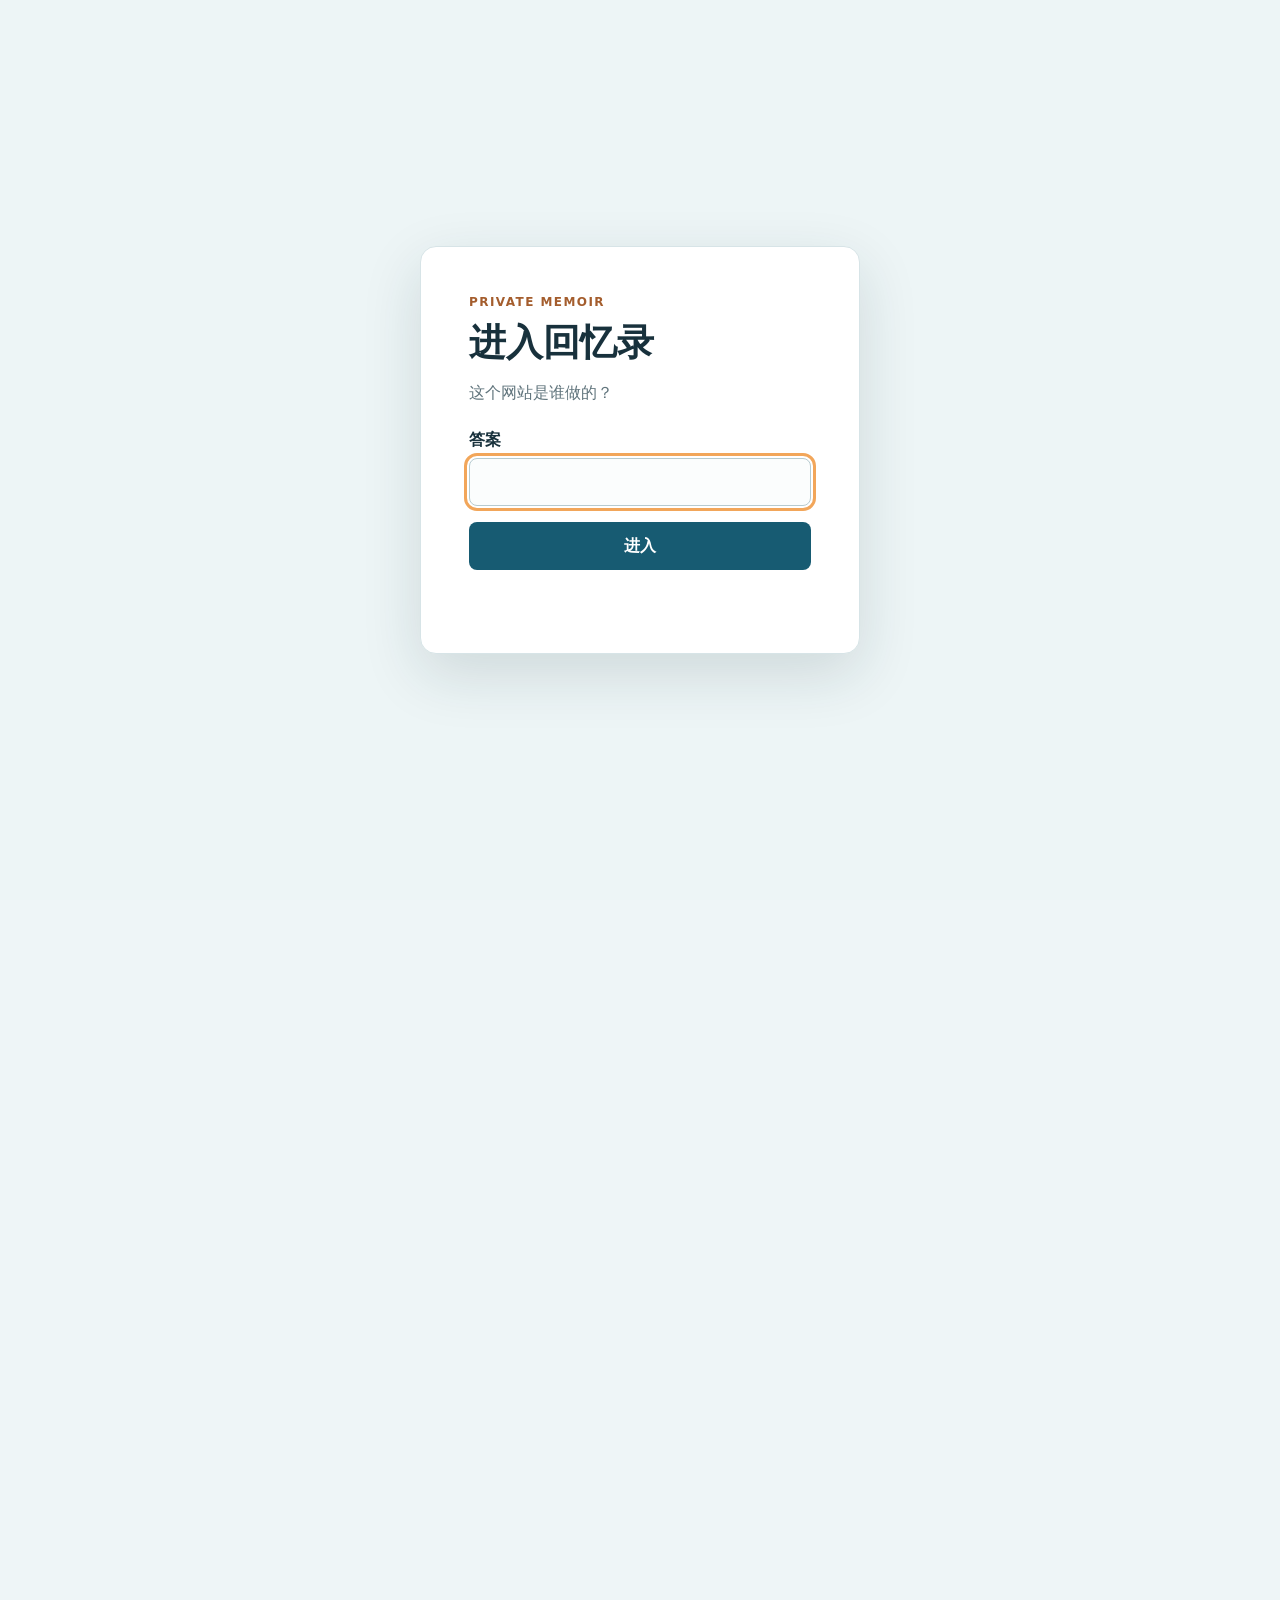
<file: index.html>
<!doctype html>
<html lang="zh-CN">
  <head>
    <meta charset="utf-8" />
    <meta name="viewport" content="width=device-width, initial-scale=1, viewport-fit=cover" />
    <meta name="theme-color" content="#eef5f7" />
    <meta name="referrer" content="no-referrer" />
    <meta name="robots" content="noindex, nofollow" />
    <meta http-equiv="Content-Security-Policy" content="default-src 'self'; script-src 'self'; style-src 'self' 'unsafe-inline'; img-src 'self' data:; connect-src 'self' https://api.open-meteo.com https://services.swpc.noaa.gov; worker-src 'self'; object-src 'none'; base-uri 'none'; form-action 'none'; frame-src 'none'" />
    <meta name="description" content="2026 欧洲旅行回忆录：照片、路线与每日行程。" />
    <link rel="icon" href="data:," />
    <title>2026 欧洲旅行回忆录｜路线与照片</title>
    <link rel="stylesheet" href="password-gate.css" />
    <link rel="preload" as="image" href="assets/route-hero.webp" type="image/webp" fetchpriority="high" />
    <link rel="stylesheet" href="styles.css?v=memory-20261014-2" />
    <style>
      body:not([data-itinerary-status="ready"]) main > section:not(.travel-readiness) { display: none !important; }
      body[data-itinerary-status="ready"] #itineraryStatus { display: none; }
    </style>
  </head>
  <body class="password-gate-locked" data-itinerary-status="loading">
    <section class="password-gate" aria-labelledby="passwordGateTitle">
      <div class="password-gate__panel">
        <p class="password-gate__eyebrow">Private memoir</p>
        <h1 id="passwordGateTitle">进入回忆录</h1>
        <p class="password-gate__prompt">这个网站是谁做的？</p>
        <form>
          <label for="passwordGateAnswer">答案
            <input id="passwordGateAnswer" name="answer" type="text" autocomplete="off" required />
          </label>
          <button type="submit">进入</button>
          <p class="password-gate__status" role="alert" aria-live="polite"></p>
        </form>
      </div>
    </section>
    <header class="hero">
      <div class="hero__shade"></div>
      <nav class="topbar" aria-label="页面导航">
        <a href="https://bryanleeup-cmyk.github.io/" title="返回建皇 family 旅行首页" aria-label="建皇 family，返回全部旅行首页">建皇 family</a>
        <a href="#roleGate">同行者</a>
        
        <a href="#myDashboard">每日</a>
        <a href="#routeAtlas">冰岛路线</a>
        
      </nav>
      <div class="hero__content">
        <p class="eyebrow">2026 · Europe travel memoir</p>
        <h1>
          <span>从里斯本海岸</span>
          <span>到冰岛高地</span>
          <span>我们的欧洲回忆录</span>
        </h1>
        <p class="hero__lead">照片和路线，都在这条时间线上。</p>
      </div>
      <div class="hero__next">
        <span>旅程</span>
        <strong>15 天 · 7 城 · 里斯本到冰岛</strong>
      </div>
    </header>

    <main>
      <section class="travel-readiness travel-readiness--archive" id="travelReady" aria-labelledby="travelReadyTitle">
        <h2 id="travelReadyTitle">离线保存</h2>
        <p id="itineraryStatus" role="alert">行程暂未加载，请刷新重试。</p>
        <p id="offlineStatus" role="status" aria-live="polite">联网打开一次，即可保存离线版。</p>
        <div class="travel-readiness__actions">
          <button id="saveOffline" type="button" disabled>保存离线版</button>
          <button id="updateOffline" type="button" hidden>更新</button>
          
          
        </div>
        <p class="travel-readiness__note">照片和行程可离线查看；地图与外部链接需联网。</p>
        <details>
          <summary>行程与应急信息</summary>
          <div id="travelEmergency">
            <p><strong>紧急情况先拨 <a href="tel:112">112</a></strong>（冰岛及本次行程的欧盟国家）。在冰岛若 112 无法接通、断线或无法听清，可拨 <a href="tel:+3545990112">+354 599 0112</a>；备用号码按普通电话处理，不自动传送定位，请主动报告所在位置。<a href="https://www.112.is/en/important-information-regarding-calls-to-112" target="_blank" rel="noopener noreferrer">冰岛官方说明</a></p>
            <p>每天出发前联网查看 <a href="https://en.vedur.is/alerts" target="_blank" rel="noopener noreferrer">天气预警</a>、<a href="https://umferdin.is/en" target="_blank" rel="noopener noreferrer">官方路况</a> 和 <a href="https://safetravel.is/travel-conditions/" target="_blank" rel="noopener noreferrer">旅行安全提示</a>。离线行程不包含实时预警，现场封闭与向导安排优先。</p>
            <p>黑沙滩始终远离水边，不背对海浪；遵守警示灯、封闭线和现场人员指示，并注意崖壁落石。<a href="https://safetravel.is/travel-conditions/blackbeach-safety/" target="_blank" rel="noopener noreferrer">黑沙滩官方安全指引</a></p>
          </div>
          <p>以下为出发前记录。</p>
          <p>赶海组 10/02 阿姆斯特丹大巴的公司、时刻和上下车点，以及部分住宿，仍需用订单核实。</p>
          <p>这是公开分享网页，角色选择不提供隐私保护。请勿把护照、完整订单号、密码或个人紧急联系人上传到本站。</p>
        </details>
        <noscript><p>当前浏览器未启用脚本，交互行程无法加载。</p></noscript>
      </section>
      <section class="role-gate" id="roleGate" aria-label="选择一起旅行的人">
        <div class="section-head section-head--compact">
          <div>
            <h2>选择视角</h2>
          </div>
        </div>
        <div id="roleChooser"></div>
      </section>

      <section class="role-dashboard" id="myDashboard" aria-label="我的旅行回忆">
        <span class="section-anchor" id="tripMemory" aria-hidden="true"></span>
        <div id="roleDashboard"></div>
      </section>

      

      <section class="summary global-only" aria-label="核心结论">
        <article>
          <span class="summary__label">共同窗口</span>
          <strong>10/03 23:50 后 - 10/06 19:20 前</strong>
          <p>10/04-10/05 南岸段 7 人同行；10/06-10/07 为 5 人，10/08-10/09 为 3 人。</p>
        </article>
        <article>
          <span class="summary__label">南岸核心日</span>
          <strong>10/04-10/05 南岸两日 + 蓝冰洞</strong>
          <p>7 人一起报小巴团，雷克雅未克接送，团里含 10/04 南部住宿和早餐。</p>
        </article>
        <article>
          <span class="summary__label">娘娘</span>
          <strong>葡萄牙 + 阿姆本地一起玩，不去冰岛</strong>
          <p>娘娘在审计公司要加班，葡萄牙和建皇一起玩，阿姆斯特丹和赶海组本地汇合。</p>
        </article>
      </section>

      <section class="h5-guide global-only" aria-label="手机快速阅读">
        <div class="section-head section-head--compact">
          <div>
            <p class="eyebrow">H5 quick read</p>
            <h2>手机先看这个</h2>
          </div>
          <p>给群里转发时，大家先看这 5 件事就不会乱。</p>
        </div>
        <div class="h5-guide__rail">
          <article>
            <span>01</span>
            <strong>10/03 已订黄金圈下午团（¥691.31/人）</strong>
            <p>建皇与赶海组约 10:00 会合；12:00 在 Klettur Hótel（Mjölnisholt 12–14）等车，接车可能等待最多 30 分钟。</p>
          </article>
          <article>
            <span>02</span>
            <strong>住宿已统一</strong>
            <p>雷克雅未克以林德城河酒店为基地；10/04 晚住南岸团含住宿，彤彤 10/09 晚住机场附近，酒店名可点开地图。</p>
          </article>
          <article>
            <span>03</span>
            <strong>南岸团已订（7 人）</strong>
            <p>团款 509,400 ISK 已全额支付；10/04 08:30 在 Bus Stop #13（Rauðarárstígur）等 Nice Travel 接车，接车窗口 08:30–09:00。</p>
          </article>
          <article>
            <span>04</span>
            <strong>10/06 Sky Lagoon + 建皇晚飞</strong>
            <p>13:00 到 Sky Lagoon 入场，无接送，自行乘公共交通前往；预留取行李、机场交通和值机时间，19:20 飞米兰转里斯本。</p>
          </article>
          <article>
            <span>05</span>
            <strong>10/06 后按日分组</strong>
            <p>10/06 高地和 10/07 斯奈山共 5 人；10/08 黄金圈和 10/09 温泉与雷市共 3 人。</p>
          </article>
        </div>
      </section>

      <section class="panel booked-tours-panel" id="bookedTours" aria-label="建皇组合每日已订团">
        <div class="section-head">
          <div>
            <p class="eyebrow">Booked tours by day</p>
            <h2>建皇组合每日已订团</h2>
          </div>
          <p>按日期拉出建皇组合在冰岛的团；“待订”项目不计入已订。</p>
        </div>
        <div class="booked-tours-table-wrap">
          <table class="booked-tours-table">
            <thead>
              <tr><th>日期</th><th>当天项目</th><th>状态</th><th>价格</th></tr>
            </thead>
            <tbody>
              <tr><td>09/28</td><td>波尔图 → 巴黎夜游；LOCK &amp; enjoy! 行李寄存（13:00 至次日 04:00）；寄存后先到 Carré Pain de Mie 吃虾排三明治，14:30 在 Bouillon Julien 用餐（已订 2 人）；午餐后下午乘坐塞纳河游船；约 19:00 蒙马特高地看日落，20:30 在 Al Caratello 晚餐（已订 2 人，5 Rue Audran, 75018 Paris；桌位至 22:00）；晚餐后前往埃菲尔铁塔看夜景 / 闪灯；不住酒店；取件后于 09/29 约 02:00 从寄存点出发去戴高乐机场</td><td><span class="booked-tour-status">寄存 / 午餐 / 晚餐已订</span></td><td>€16.90 / 寄存柜</td></tr>
              <tr><td>09/29</td><td>史费拉裂缝浮潜：12:00 Klettur Hótel 接车；官网含雷市接送约 5.5 小时，约 17:30 前后结束（按时长推算）</td><td><span class="booked-tour-status">已订</span></td><td>¥2585.04 / 2 人</td></tr>
              <tr><td>09/30</td><td>Hike to Volcanic Eruption Sites &amp; Reykjanes Tour：BusTravel Iceland；08:00 在 <a href="https://www.google.com/maps/search/?api=1&amp;query=Tour%20Bus%20Stop%2013%20Rau%C3%B0ar%C3%A1rst%C3%ADgur%20Laugavegur%20120%20Reykjavik" target="_blank" rel="noopener noreferrer">Bus Stop 13 · Rauðarárstígur（Laugavegur 120）</a> 集合，接车可能持续至 08:30；原 Kerlingarfjöll 团已取消并全额退款</td><td><span class="booked-tour-status">已订 / 原团已退款</span></td><td>¥1670.53 / 2 人</td></tr>
              <tr><td>10/01</td><td>斯奈山半岛小团：08:00 Klettur Hótel 接车；Berserkjahraun → Kirkjufell → Djúpalónssandur → Ingjaldshólskirkja → Arnarstapi / Búðakirkja → Ytri-Tunga → Borgarnes；约 19:00 回城（按时长推算，可延误）</td><td><span class="booked-tour-status">已订</span></td><td>¥1796 / 2 人（¥898/人 × 2）</td></tr>
              <tr><td>10/02</td><td>兰德曼那劳卡超级吉普：08:00 Klettur Hótel 接车；Hjálparfoss → Sigöldufoss 瀑布→ Landmannalaugar → Ljótipollur → Hekla；官网预计约 19:00 回雷市</td><td><span class="booked-tour-status">已订</span></td><td>¥3260.37 / 2 人</td></tr>
              <tr><td>10/03</td><td>黄金圈下午团：Þingvellir → Geysir / Strokkur → Gullfoss → Kerið；12:00 Klettur Hótel 接车，官网约 18:00 回雷市</td><td><span class="booked-tour-status">已订</span></td><td>¥691.31 / 1 人</td></tr>
              <tr><td>10/04</td><td>南岸两日团第 1 天：08:30–09:00 Bus Stop #13 接车；Gljúfrabúi → Seljalandsfoss → Skógafoss → Reynisfjara → 东南部乡村住宿</td><td><span class="booked-tour-status">已订</span></td><td>509,400 ISK / 7 人（团总价）</td></tr>
              <tr><td>10/05</td><td>南岸两日团第 2 天：早晨集合听向导前一晚通知；Diamond Beach → Jökulsárlón → Blue Ice Cave → 返回冰河湖 → Hofskirkja → Eldhraun → Vík → 雷克雅未克；官网约 21:00 回城</td><td><span class="booked-tour-status">已订</span></td><td>含在上方团价内</td></tr>
              <tr><td>10/06</td><td>Sky Lagoon 温泉（13:00 入场；无接送，自行公共交通）</td><td><span class="booked-tour-status">已订</span></td><td>¥1441.87 / 2 人</td></tr>
            </tbody>
          </table>
        </div>
      </section>

      <section class="panel route-atlas-panel" id="routeAtlas" aria-label="冰岛八日路线">
        <div class="section-head">
          <div>
            <h2>冰岛八日路线</h2>
          </div>
        </div>
        <div class="route-atlas__days" id="routeAtlasDays" aria-label="选择冰岛日期"></div>
        <div class="route-map-shell">
          <div class="route-map-shell__topline">
            <span>北 ↑</span>
            <span>路线示意</span>
          </div>
          <div class="route-map-frame">
            <svg id="routeAtlasMap" class="route-map" viewBox="0 0 1000 650" role="img" aria-label="冰岛真实行程路线图">
              <defs>
                <linearGradient id="routeMapWater" x1="0" y1="0" x2="1" y2="1">
                  <stop offset="0" stop-color="#e7f5f7" />
                  <stop offset="1" stop-color="#c8e6ea" />
                </linearGradient>
                <filter id="routeMapShadow" x="-20%" y="-20%" width="140%" height="140%">
                  <feDropShadow dx="0" dy="5" stdDeviation="7" flood-color="#174e78" flood-opacity=".16" />
                </filter>
                <pattern id="glacierCracks" width="54" height="46" patternUnits="userSpaceOnUse" patternTransform="rotate(-16)">
                  <path d="M3 7 C14 16 18 24 13 40 M26 -5 C35 8 35 18 29 29 M48 4 C38 17 43 28 52 38" fill="none" stroke="#ffffff" stroke-opacity=".72" stroke-width="2.2" />
                  <path d="M14 18 L28 12 M29 29 L42 24" fill="none" stroke="#83c3d0" stroke-opacity=".75" stroke-width="1.4" />
                </pattern>
                <pattern id="lavaField" width="38" height="34" patternUnits="userSpaceOnUse">
                  <circle cx="6" cy="8" r="2.3" fill="#3a4a45" fill-opacity=".36" />
                  <circle cx="22" cy="18" r="1.6" fill="#233b38" fill-opacity=".42" />
                  <circle cx="32" cy="7" r="1.2" fill="#fff" fill-opacity=".28" />
                  <path d="M4 28 L13 25 L18 29 L10 33 Z M26 28 L34 24 L38 28" fill="#263c39" fill-opacity=".24" />
                </pattern>
                <pattern id="highlandContours" width="120" height="86" patternUnits="userSpaceOnUse">
                  <path d="M-15 65 C18 31 44 22 79 35 C101 43 117 26 140 7" fill="none" stroke="#a86b4b" stroke-opacity=".42" stroke-width="3" />
                  <path d="M-17 78 C19 44 47 36 81 49 C104 58 120 40 143 21" fill="none" stroke="#f0d29a" stroke-opacity=".78" stroke-width="4" />
                  <path d="M-13 50 C19 17 48 7 83 21 C106 30 121 14 137 -1" fill="none" stroke="#8b5d57" stroke-opacity=".28" stroke-width="2" />
                </pattern>
                <pattern id="geothermalSteam" width="72" height="72" patternUnits="userSpaceOnUse">
                  <path d="M18 64 C6 53 31 43 18 30 C8 20 23 10 31 4 M46 68 C34 54 59 48 47 34 C37 23 55 13 56 1" fill="none" stroke="#fff8e7" stroke-opacity=".7" stroke-width="3" stroke-linecap="round" />
                  <circle cx="20" cy="66" r="5" fill="#de8c62" fill-opacity=".5" />
                  <circle cx="48" cy="68" r="4" fill="#de8c62" fill-opacity=".42" />
                </pattern>
                <pattern id="blackSandLayers" width="96" height="50" patternUnits="userSpaceOnUse">
                  <path d="M-10 11 C18 2 43 19 70 10 C82 6 92 5 108 12" fill="none" stroke="#5b4c46" stroke-opacity=".4" stroke-width="4" />
                  <path d="M-10 31 C18 22 43 39 70 30 C83 26 94 25 108 32" fill="none" stroke="#f2d4a9" stroke-opacity=".5" stroke-width="2" />
                </pattern>
                <clipPath id="routeMapIslandClip">
                  <path d="M88 316 C95 286 129 267 150 241 C179 208 215 205 244 178 C273 150 314 164 335 182 C367 167 402 163 433 179 C471 173 505 188 543 205 C570 192 608 206 632 228 C671 235 706 254 723 280 C756 295 783 322 793 350 C776 363 760 380 741 395 C754 422 735 445 707 449 C676 458 661 480 627 485 C601 500 581 516 552 520 C522 532 492 547 460 548 C432 566 397 564 376 548 C342 558 307 554 279 535 C245 540 215 524 205 501 C175 494 147 478 139 450 C113 438 103 414 111 388 C90 372 72 347 88 316 Z" />
                </clipPath>
                <clipPath id="routeMapGlacierClip"><path d="M530 245 C590 220 674 240 720 285 C700 315 671 331 637 338 C597 325 558 305 530 245 Z" /></clipPath>
                <clipPath id="routeMapHighlandClip"><path d="M308 290 C377 248 493 251 583 301 C567 354 521 407 448 426 C377 411 323 367 308 290 Z" /></clipPath>
                <clipPath id="routeMapLavaClip"><path d="M193 438 C253 409 325 423 377 476 C350 522 282 528 228 493 C205 479 190 461 193 438 Z" /></clipPath>
                <clipPath id="routeMapSandClip"><path d="M512 430 C592 408 697 401 757 367 C756 410 735 442 698 452 C649 477 574 487 512 470 Z" /></clipPath>
              </defs>
              <rect width="1000" height="650" fill="url(#routeMapWater)" />
              <g class="route-map__water-lines" aria-hidden="true">
                <path d="M40 120 C260 70 420 120 610 88 S850 70 970 120" />
                <path d="M26 550 C260 505 456 582 660 542 S850 510 980 560" />
                <path d="M30 240 C210 198 410 262 590 222 S850 195 982 245" />
              </g>
              <path class="route-map__island" filter="url(#routeMapShadow)" d="M88 316 C95 286 129 267 150 241 C179 208 215 205 244 178 C273 150 314 164 335 182 C367 167 402 163 433 179 C471 173 505 188 543 205 C570 192 608 206 632 228 C671 235 706 254 723 280 C756 295 783 322 793 350 C776 363 760 380 741 395 C754 422 735 445 707 449 C676 458 661 480 627 485 C601 500 581 516 552 520 C522 532 492 547 460 548 C432 566 397 564 376 548 C342 558 307 554 279 535 C245 540 215 524 205 501 C175 494 147 478 139 450 C113 438 103 414 111 388 C90 372 72 347 88 316 Z" />
              <g class="route-map__terrain" clip-path="url(#routeMapIslandClip)" aria-hidden="true">
                <path class="route-map__glacier" d="M530 245 C590 220 674 240 720 285 C700 315 671 331 637 338 C597 325 558 305 530 245 Z" />
                <image class="route-map__terrain-photo route-map__glacier-photo" data-src="assets/spots/iceland/jokulsarlon-1.webp" x="515" y="210" width="235" height="150" preserveAspectRatio="xMidYMid slice" clip-path="url(#routeMapGlacierClip)" />
                <path class="route-map__glacier-texture" d="M530 245 C590 220 674 240 720 285 C700 315 671 331 637 338 C597 325 558 305 530 245 Z" />
                <path class="route-map__glacier-tongue" d="M594 269 C612 248 640 250 652 270 C661 285 651 302 635 313 C624 323 618 337 607 346 C596 334 599 316 589 302 C581 289 584 278 594 269 Z" />
                <path class="route-map__glacier-moraine" d="M593 310 C612 316 627 327 644 333 M600 321 C616 330 631 338 647 341" />
                <path class="route-map__highland" d="M308 290 C377 248 493 251 583 301 C567 354 521 407 448 426 C377 411 323 367 308 290 Z" />
                <image class="route-map__terrain-photo route-map__highland-photo" data-src="assets/spots/iceland/landmannalaugar-3.webp" x="295" y="255" width="305" height="185" preserveAspectRatio="xMidYMid slice" clip-path="url(#routeMapHighlandClip)" />
                <path class="route-map__highland-texture" d="M308 290 C377 248 493 251 583 301 C567 354 521 407 448 426 C377 411 323 367 308 290 Z" />
                <path class="route-map__lava" d="M193 438 C253 409 325 423 377 476 C350 522 282 528 228 493 C205 479 190 461 193 438 Z" />
                <image class="route-map__terrain-photo route-map__lava-photo" data-src="assets/spots/landmannalaugar.webp" x="180" y="405" width="215" height="135" preserveAspectRatio="xMidYMid slice" clip-path="url(#routeMapLavaClip)" />
                <path class="route-map__lava-texture" d="M193 438 C253 409 325 423 377 476 C350 522 282 528 228 493 C205 479 190 461 193 438 Z" />
                <path class="route-map__sand" d="M512 430 C592 408 697 401 757 367 C756 410 735 442 698 452 C649 477 574 487 512 470 Z" />
                <image class="route-map__terrain-photo route-map__sand-photo" data-src="assets/spots/reynisfjara.webp" x="500" y="350" width="270" height="145" preserveAspectRatio="xMidYMid slice" clip-path="url(#routeMapSandClip)" />
                <path class="route-map__sand-texture" d="M512 430 C592 408 697 401 757 367 C756 410 735 442 698 452 C649 477 574 487 512 470 Z" />
                <path class="route-map__geothermal" d="M340 315 C380 286 433 286 467 314 C450 341 426 360 391 365 C363 353 345 338 340 315 Z" />
                <path class="route-map__rift" d="M255 384 C286 363 308 347 334 321 C350 304 361 283 371 258" />
              </g>
              <g id="routeAtlasLines"></g>
              <g id="routeAtlasStops"></g>
              <g class="route-map__zones" aria-hidden="true">
                <text x="574" y="275">冰川与冰河湖</text>
                <text x="380" y="330">高地与火山</text>
                <text x="235" y="475">雷克雅未克周边</text>
                <text x="644" y="430">黑沙滩海岸</text>
                <text x="130" y="230">斯奈山半岛</text>
                <text class="route-map__feature-label" x="646" y="316">冰川舌 / 冰河湖</text>
                <text class="route-map__feature-label" x="423" y="292">Kerlingarfjöll</text>
                <text class="route-map__feature-label" x="300" y="368">Þingvellir 裂谷</text>
                <text class="route-map__feature-label" x="601" y="462">玄武岩黑沙</text>
              </g>
            </svg>
          </div>
          <div class="route-map-legend" aria-label="地图图例">
            <span><i class="route-map-legend__dot route-map-legend__dot--stop"></i>景点 / 城市</span>
            <span><i class="route-map-legend__dot route-map-legend__dot--stay"></i>住宿</span>
            <span><i class="route-map-legend__line"></i>当天路线</span>
          </div>
        </div>
        <article class="route-day-detail" id="routeAtlasDetail" aria-live="polite"></article>
        <div class="route-geology" aria-label="冰岛地质结构">
          <div class="route-geology__head">
            <div>
              <p class="eyebrow">Geology in the route</p>
              <h3>沿途地貌</h3>
            </div>
            <p>冰川、火山、高地、裂谷和海岸。</p>
          </div>
          <div class="route-geology__grid">
            <article class="route-geology-card">
              <svg viewBox="0 0 160 92" role="img" aria-label="冰川裂隙与冰河湖示意"><rect width="160" height="92" rx="7" fill="#d8edf0"/><path d="M0 64 C35 50 52 58 72 42 C94 24 115 26 160 12 V92 H0Z" fill="#a9d7de"/><path d="M43 79 C50 63 53 52 65 43 M70 84 C72 63 80 51 91 38 M101 70 C101 56 113 42 127 30" fill="none" stroke="#fff" stroke-width="4" stroke-linecap="round"/><circle cx="125" cy="73" r="9" fill="#eefbfc" stroke="#76b9c4" stroke-width="2"/></svg>
              <h4>冰川与冰河湖</h4><p>Vatnajökull 冰盖向山谷伸出冰舌，冰碛和浮冰在 Jökulsárlón 一带形成蓝灰色冰河湖。</p>
            </article>
            <article class="route-geology-card">
              <svg viewBox="0 0 160 92" role="img" aria-label="火山与熔岩原示意"><rect width="160" height="92" rx="7" fill="#d3ded2"/><path d="M0 76 L30 50 L55 66 L82 36 L109 65 L136 47 L160 64 V92 H0Z" fill="#32433f"/><path d="M71 38 L80 18 L89 38" fill="#7d493a"/><path d="M80 18 C75 10 83 7 86 14 C90 6 96 12 91 20" fill="none" stroke="#f1d3aa" stroke-width="3" stroke-linecap="round"/><g fill="#d5c6a7" opacity=".6"><circle cx="20" cy="80" r="2"/><circle cx="45" cy="73" r="2"/><circle cx="118" cy="78" r="2"/><circle cx="145" cy="70" r="2"/></g></svg>
              <h4>火山与熔岩原</h4><p>玄武岩熔岩流冷却后留下粗糙黑色表面，苔藓只在薄土和裂缝里慢慢定殖。</p>
            </article>
            <article class="route-geology-card">
              <svg viewBox="0 0 160 92" role="img" aria-label="高地流纹岩地层示意"><rect width="160" height="92" rx="7" fill="#e2c89f"/><path d="M0 78 C30 43 57 31 88 46 C116 59 138 29 160 14 V92 H0Z" fill="#ad7155"/><path d="M0 70 C30 36 57 24 90 40 C116 53 140 22 160 7" fill="none" stroke="#f4dda8" stroke-width="6"/><path d="M5 83 C33 52 61 42 90 55 C116 67 138 39 155 27" fill="none" stroke="#7f5960" stroke-width="3" opacity=".75"/><path d="M35 63 L47 50 L56 63" fill="#c07b57"/></svg>
              <h4>高地与流纹岩</h4><p>Kerlingarfjöll、Landmannalaugar 的彩色山脊来自流纹岩和热液蚀变，红、黄、橙色层理很明显。</p>
            </article>
            <article class="route-geology-card">
              <svg viewBox="0 0 160 92" role="img" aria-label="裂谷与地热温泉示意"><rect width="160" height="92" rx="7" fill="#e6e0c8"/><path d="M0 76 L45 53 L76 69 L104 43 L160 64 V92 H0Z" fill="#728a83"/><path d="M80 70 C68 57 89 49 79 38 C70 27 88 21 84 8 M113 68 C102 55 124 48 114 35 C106 24 125 15 121 4" fill="none" stroke="#fff7e4" stroke-width="4" stroke-linecap="round"/><path d="M48 49 L76 70 L105 43" fill="none" stroke="#344f50" stroke-width="4" stroke-dasharray="4 5"/></svg>
              <h4>裂谷与地热</h4><p>Þingvellir 的断层把地壳拉开，Silfra 是清泉充填的裂隙；高地与 Sky Lagoon 则呈现地热活动的另一面。</p>
            </article>
            <article class="route-geology-card">
              <svg viewBox="0 0 160 92" role="img" aria-label="黑沙滩与玄武岩海岸示意"><rect width="160" height="92" rx="7" fill="#b9dce1"/><path d="M0 35 C34 25 52 42 82 33 C115 24 135 40 160 29 V54 C130 65 110 51 81 61 C47 72 26 55 0 67Z" fill="#87bdc7"/><path d="M0 63 C30 52 55 72 83 62 C115 51 137 67 160 57 V92 H0Z" fill="#3e4848"/><path d="M91 60 L99 33 L110 15 L120 34 L132 46 L137 61" fill="#4b5856"/><path d="M0 78 C30 69 58 86 85 76 C112 66 138 82 160 71" fill="none" stroke="#d7b58b" stroke-width="3" opacity=".7"/></svg>
              <h4>黑沙滩海岸</h4><p>南岸黑沙由火山玄武岩碎屑组成。始终远离水边，不背对海浪；遵守警示灯、封闭线和现场人员指示，并注意崖壁落石。</p>
            </article>
          </div>
        </div>
      </section>

      <section class="panel hotel-panel" id="hotel">
        <div class="section-head">
          <div>
            <p class="eyebrow">Shared stay</p>
            <h2>住宿总表</h2>
          </div>
          <p>已订住宿放在最前面；还没订的夜晚也一起列出，后续补订单时直接替换成酒店信息。</p>
        </div>
        <div id="stayList"></div>
        <div id="hotelCard"></div>
      </section>

      <section class="panel lodging-expense-panel" id="lodging-expenses">
        <div class="section-head">
          <div>
            <p class="eyebrow">Lodging split</p>
            <h2>住宿开销</h2>
          </div>
          <p>6 笔，共 ¥4,442.64。</p>
        </div>
        <div class="lodging-table-wrap">
          <table class="lodging-table">
            <thead>
              <tr><th>日期</th><th>城市</th><th>酒店</th><th>金额</th><th>晚数</th></tr>
            </thead>
            <tbody>
              <tr><td>09/25-09/27</td><td>里斯本</td><td>The Delight Hostel</td><td>¥446.86</td><td>2 晚</td></tr>
              <tr><td>09/27-09/28</td><td>波尔图</td><td>Mercure Porto Gaia</td><td>¥181.65</td><td>1 晚</td></tr>
              <tr><td>09/29-10/03</td><td>雷克雅未克</td><td>Fosshotel Lind</td><td>¥2,402.21</td><td>4 晚</td></tr>
              <tr><td>10/03-10/04</td><td>雷克雅未克</td><td>Fosshotel Lind · 续住</td><td>¥643.75</td><td>1 晚</td></tr>
              <tr><td>10/05-10/06</td><td>雷克雅未克</td><td>Fosshotel Lind</td><td>¥494.31</td><td>1 晚</td></tr>
              <tr><td>10/07-10/08</td><td>哥本哈根</td><td>Cabinn Metro</td><td>¥273.86</td><td>1 晚</td></tr>
            </tbody>
            <tfoot><tr><th colspan="3">合计</th><th>¥4,442.64</th><th>10 晚</th></tr></tfoot>
          </table>
        </div>
        <p class="lodging-table__note">其中冰岛住宿 ¥3,540.27。</p>
      </section>

      <section class="panel spot-panel" id="spots">
        <div class="section-head">
          <div>
            <p class="eyebrow">Visual spots</p>
            <h2>按参与对象看景点</h2>
          </div>
          <p>默认只看冰岛共同段；同行人数以每日行程卡为准。每张卡顶部是真实照片横滑图集，图片尽量匹配日落、亮灯、夜景等场景。</p>
        </div>
        <div class="spot-filters" id="spotFilters" aria-label="景点筛选"></div>
        <div class="spot-grid" id="spotGrid"></div>
      </section>

      <section class="panel core-panel" id="core">
        <div class="section-head">
          <div>
            <p class="eyebrow">South coast core</p>
            <h2>10/04-10/05 南岸两日核心玩法（7 人）</h2>
          </div>
          <p>改成南岸两日小巴团：10/04 从雷克雅未克出发，团含南部住宿；10/05 晚回雷克雅未克。建皇 10/06 自行乘公共交通前往 Sky Lagoon，13:00 入场，订单不含接送；预留取行李、机场交通和值机时间，19:20 从雷克雅未克凯夫拉维克机场飞米兰。</p>
        </div>
        <div class="core-grid" id="coreGrid"></div>
      </section>

      <section class="panel global-only" id="timeline">
        <div class="section-head">
          <div>
            <p class="eyebrow">Iceland overlap</p>
            <h2>冰岛停留时间轴</h2>
          </div>
          <p>冰岛段统一按当地时间展示。时间轴只放到达和离开，详细航班在下方展开。</p>
        </div>

        <div class="controls" aria-label="筛选">
          <button class="filter is-active" type="button" data-filter="all">全部</button>
          <button class="filter" type="button" data-filter="huangjian">葡萄牙：建皇</button>
          <button class="filter" type="button" data-filter="haigang">赶海组</button>
          <button class="filter" type="button" data-filter="tongyan">彤彤</button>
          <button class="filter" type="button" data-filter="yueyue">月月</button>
          <button class="filter filter--overlap" type="button" data-filter="overlap">只看重合窗口</button>
        </div>

        <p class="mobile-hint">手机先看各组时间卡；下面的横向时间轴可以滑动精看 09/29 到 10/10 全段。</p>
        <div class="mobile-timeline-list" id="mobileTimelineList" aria-label="手机各组时间卡"></div>
        <div class="timeline-wrap" tabindex="0" aria-label="2026 年 9 月 29 日到 10 月 10 日的冰岛停留时间轴">
          <div class="timeline" id="timelineCanvas">
            <div class="timeline__grid" id="timelineGrid" aria-hidden="true"></div>
            <div class="timeline__shared" id="sharedWindow" aria-hidden="true"></div>
            <div class="timeline__full-day day-one" aria-hidden="true"></div>
            <div class="timeline__full-day day-two" aria-hidden="true"></div>
            <div class="timeline__rows" id="timelineRows"></div>
          </div>
        </div>

        <div class="context" id="contextPanel" aria-live="polite">
          <span class="context__chip">当前视角</span>
          <h3>全部冰岛同行组合</h3>
          <p>先看各组时间条的交集：10/03 建皇上午休息，约 10:00 和赶海组会合、吃早午饭后参加已订黄金圈下午团；彤彤下午到雷市，月月 23:50 抵达凯夫拉维克机场。10/04-10/05 为 7 人南岸两日 + 蓝冰洞小巴团；10/06-10/07 为 5 人高地与斯奈山段，10/08 起按 3 人黄金圈与温泉安排继续，人数均已包含月月。</p>
        </div>
      </section>

      <section class="panel global-only" id="plan">
        <div class="section-head">
          <div>
            <p class="eyebrow">Daily plan</p>
            <h2>每日行动卡</h2>
          </div>
          <p>从会合到各自离开，每天只保留最重要的判断。</p>
        </div>
        <div class="day-grid" id="dayGrid"></div>
      </section>

      <section class="panel role-detail-only" id="personal">
        <div class="section-head">
          <div>
            <p class="eyebrow">Personal view</p>
            <h2>每个人点开看自己的每天安排</h2>
          </div>
          <p>手机上点组名切换视角；建皇（两人）、龙龙和娘娘一起走葡萄牙段并到波尔图，娘娘不去冰岛，后面参与阿姆斯特丹本地段。</p>
        </div>
        <div class="person-tabs" id="personTabs" aria-label="选择个人视角"></div>
      </section>

      <section class="panel split global-only">
        <div>
          <p class="eyebrow">Simple read</p>
          <h2>给每组的一句话版本</h2>
        </div>
        <div class="readable-list">
          <article style="--accent:#2f80ed">
            <strong>建皇</strong>
            <p>你 9/29 早到冰岛，12:00 在 Klettur Hótel（Mjölnisholt 12–14）等车去史费拉浮潜；10/03 已订黄金圈下午团（¥691.31/人），上午休息后和赶海组吃早午饭，12:00 在 Klettur Hótel 等车，晚上休息；10/04-10/05 7 人南岸两日团。10/06 已订 Sky Lagoon 温泉，13:00 入场，无接送，需自行乘公共交通；预留取行李、机场交通和值机时间，19:20 飞米兰转里斯本。</p>
          </article>
          <article style="--accent:#f2994a">
            <strong>赶海组</strong>
            <p>你们 10/03 早上到冰岛，先寄存行李，中午和建皇汇合，下午一起黄金圈；10/08 晚上飞阿姆斯特丹，10/09 和娘娘本地一起玩。</p>
          </article>
          <article style="--accent:#8e6ac8">
            <strong>娘娘</strong>
            <p>你不去冰岛，在审计公司要加班；你 9/25 晚到里斯本，9/26 和建皇一起走里斯本郊区海边一日游，9/27 一起去波尔图，20:50 乘荷兰泛航航空 HV6004 起飞，09/28 00:25（次日凌晨）抵达阿姆斯特丹，均为当地时间。</p>
          </article>
          <article style="--accent:#27ae60">
            <strong>彤彤</strong>
            <p>你 10/02 先飞巴黎、10/03 清晨坐大巴去布鲁塞尔后续飞冰岛；15:10 抵达后会合，10/10 早上飞回布鲁塞尔。</p>
          </article>
          <article style="--accent:#b66a40">
            <strong>月月</strong>
            <p>你 09/30 深圳经上海出发，10/01 到哥本哈根并在 Cabinn Metro Hotel 住两晚；10/03 23:50 抵达冰岛，10/04-10/08 与彤彤同行，10/09 晚住林德城河酒店。10/10 白天从酒店退房，18:50 离开冰岛，经弗罗茨瓦夫、阿姆斯特丹，于 10/12 06:40 抵达广州。</p>
          </article>
        </div>
      </section>

      <section class="panel" id="flights">
        <div class="section-head">
          <div>
            <p class="eyebrow">Flight cards</p>
            <h2>航班与后续摘要</h2>
          </div>
          <p>默认收起，点开看完整交通信息。</p>
        </div>
        <div class="flight-grid" id="flightGrid"></div>
      </section>

      <section class="panel reference-panel" id="reference" aria-label="行程和花销参考">
        <div id="referenceGuide"></div>
      </section>
    </main>

    <div class="tooltip" id="tooltip" role="status"></div>

    <footer>
      <p>2026 欧洲旅行回忆录 · 照片、路线与开销。</p>
    </footer>

    <nav class="h5-dock" aria-label="手机快捷导航">
      <a href="#roleGate">视角</a>
      
      <a href="#myDashboard">每日</a>
      <a href="#routeAtlas">路线</a>
      
    </nav>

    <script src="offline.js?v=travel-ready-20261014-2" defer></script>
    
    <script src="script.js?v=maps-20261027-1" defer></script>
    <script src="ref32-patch.js?v=mobile-startup-20260924-1" defer></script>
    <script src="password-gate.js" defer></script>
  </body>
</html>
</file>
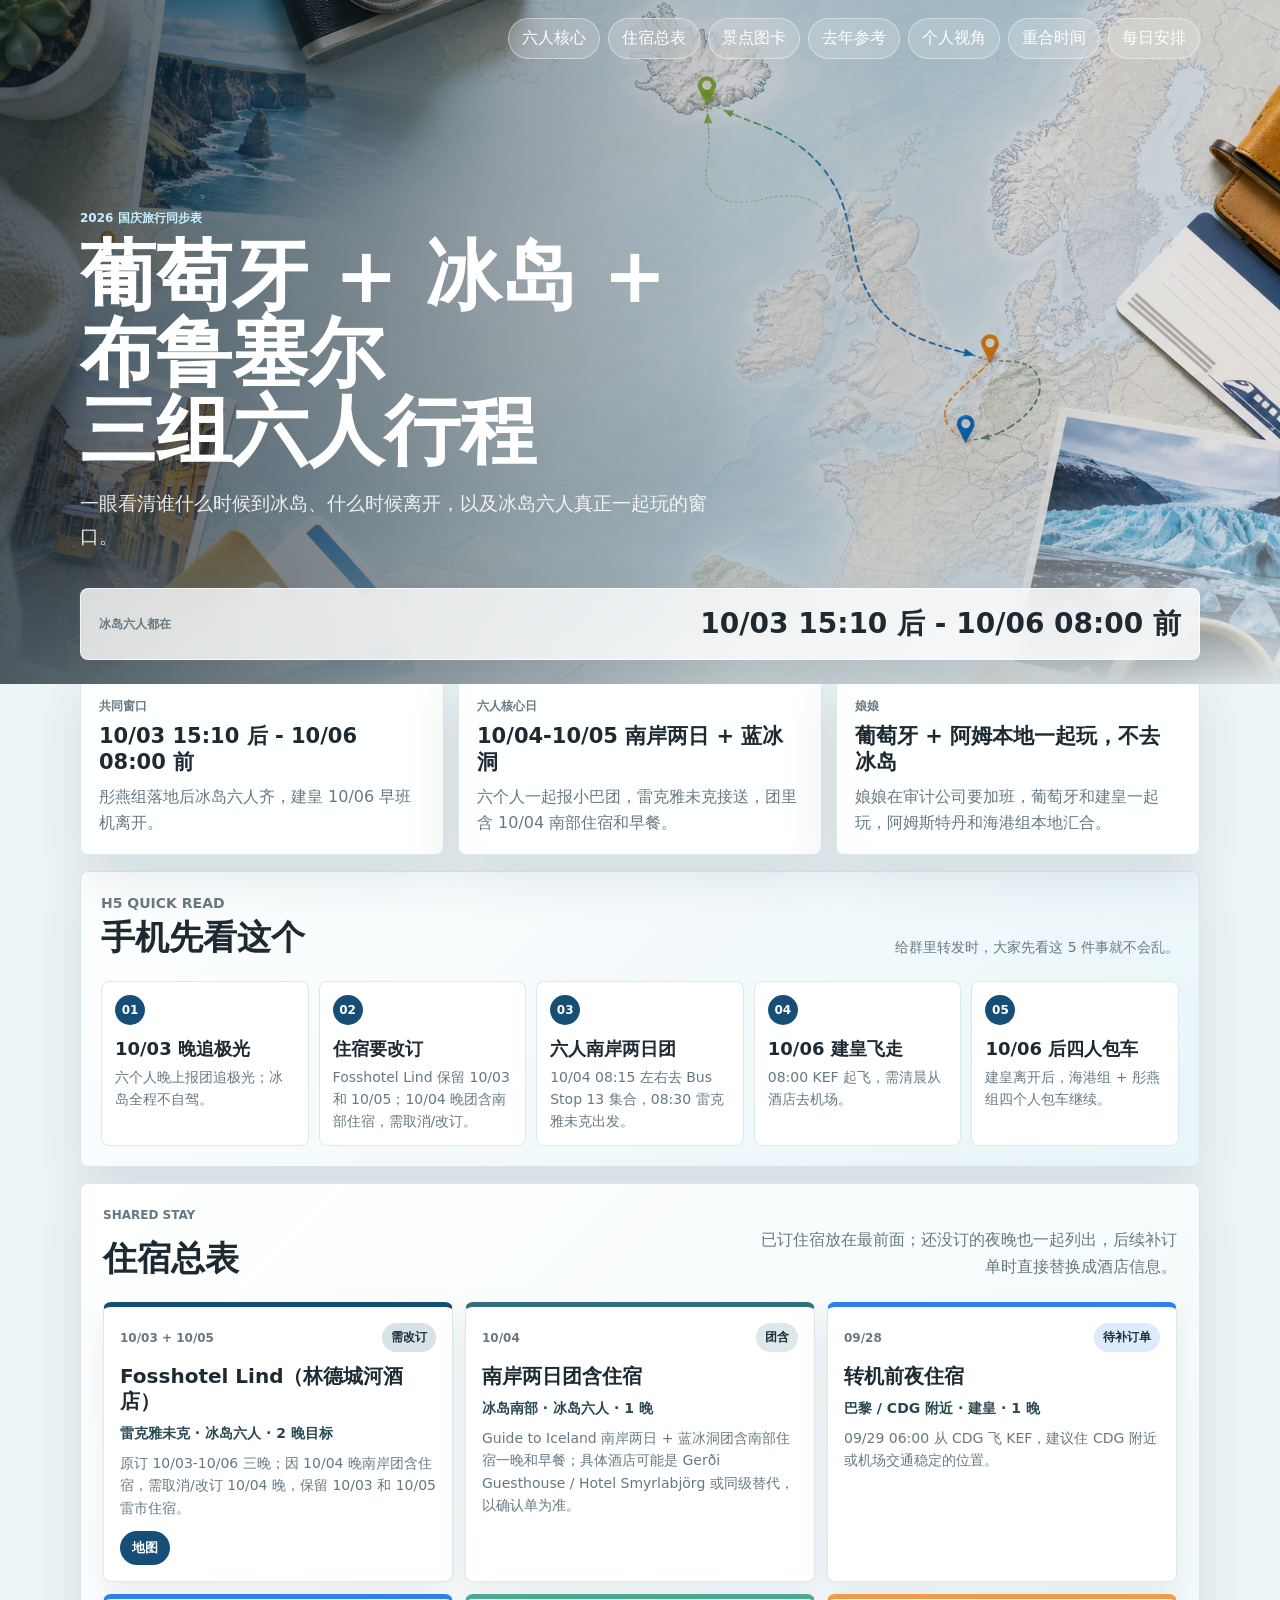
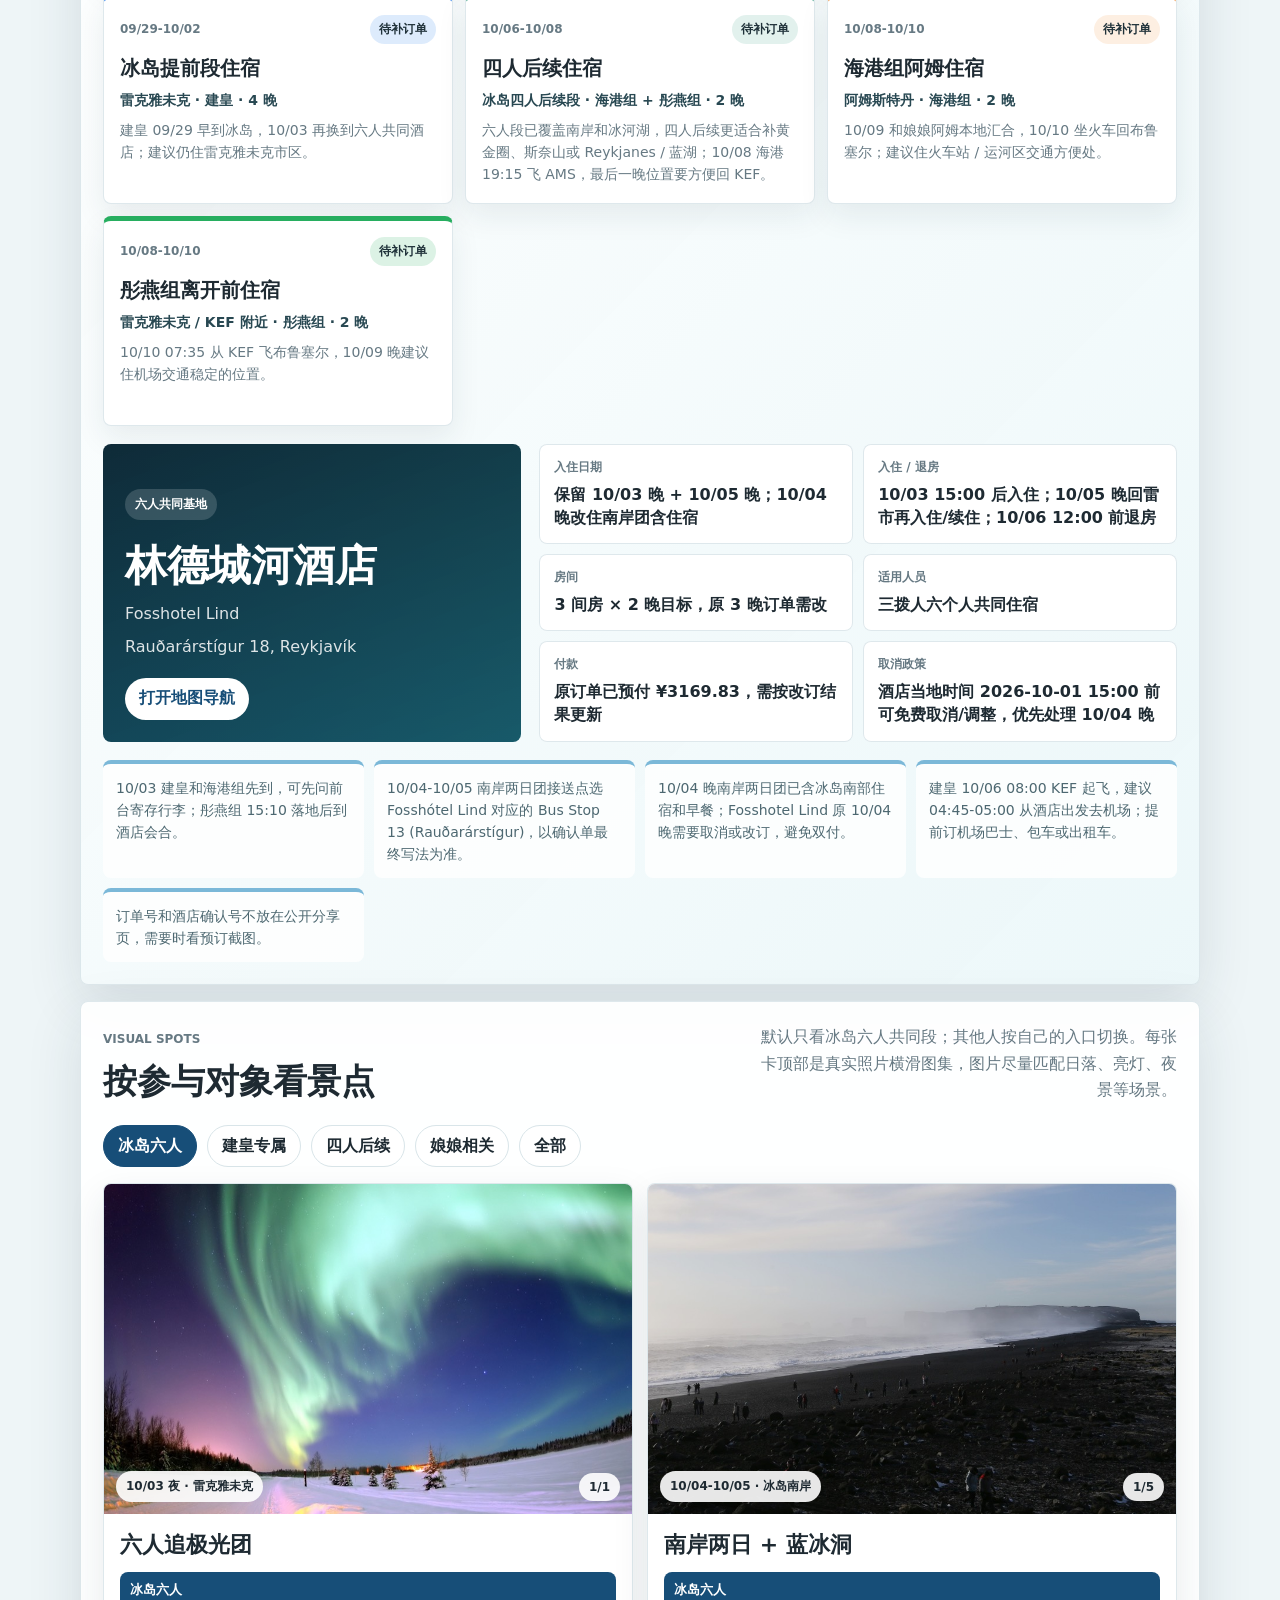
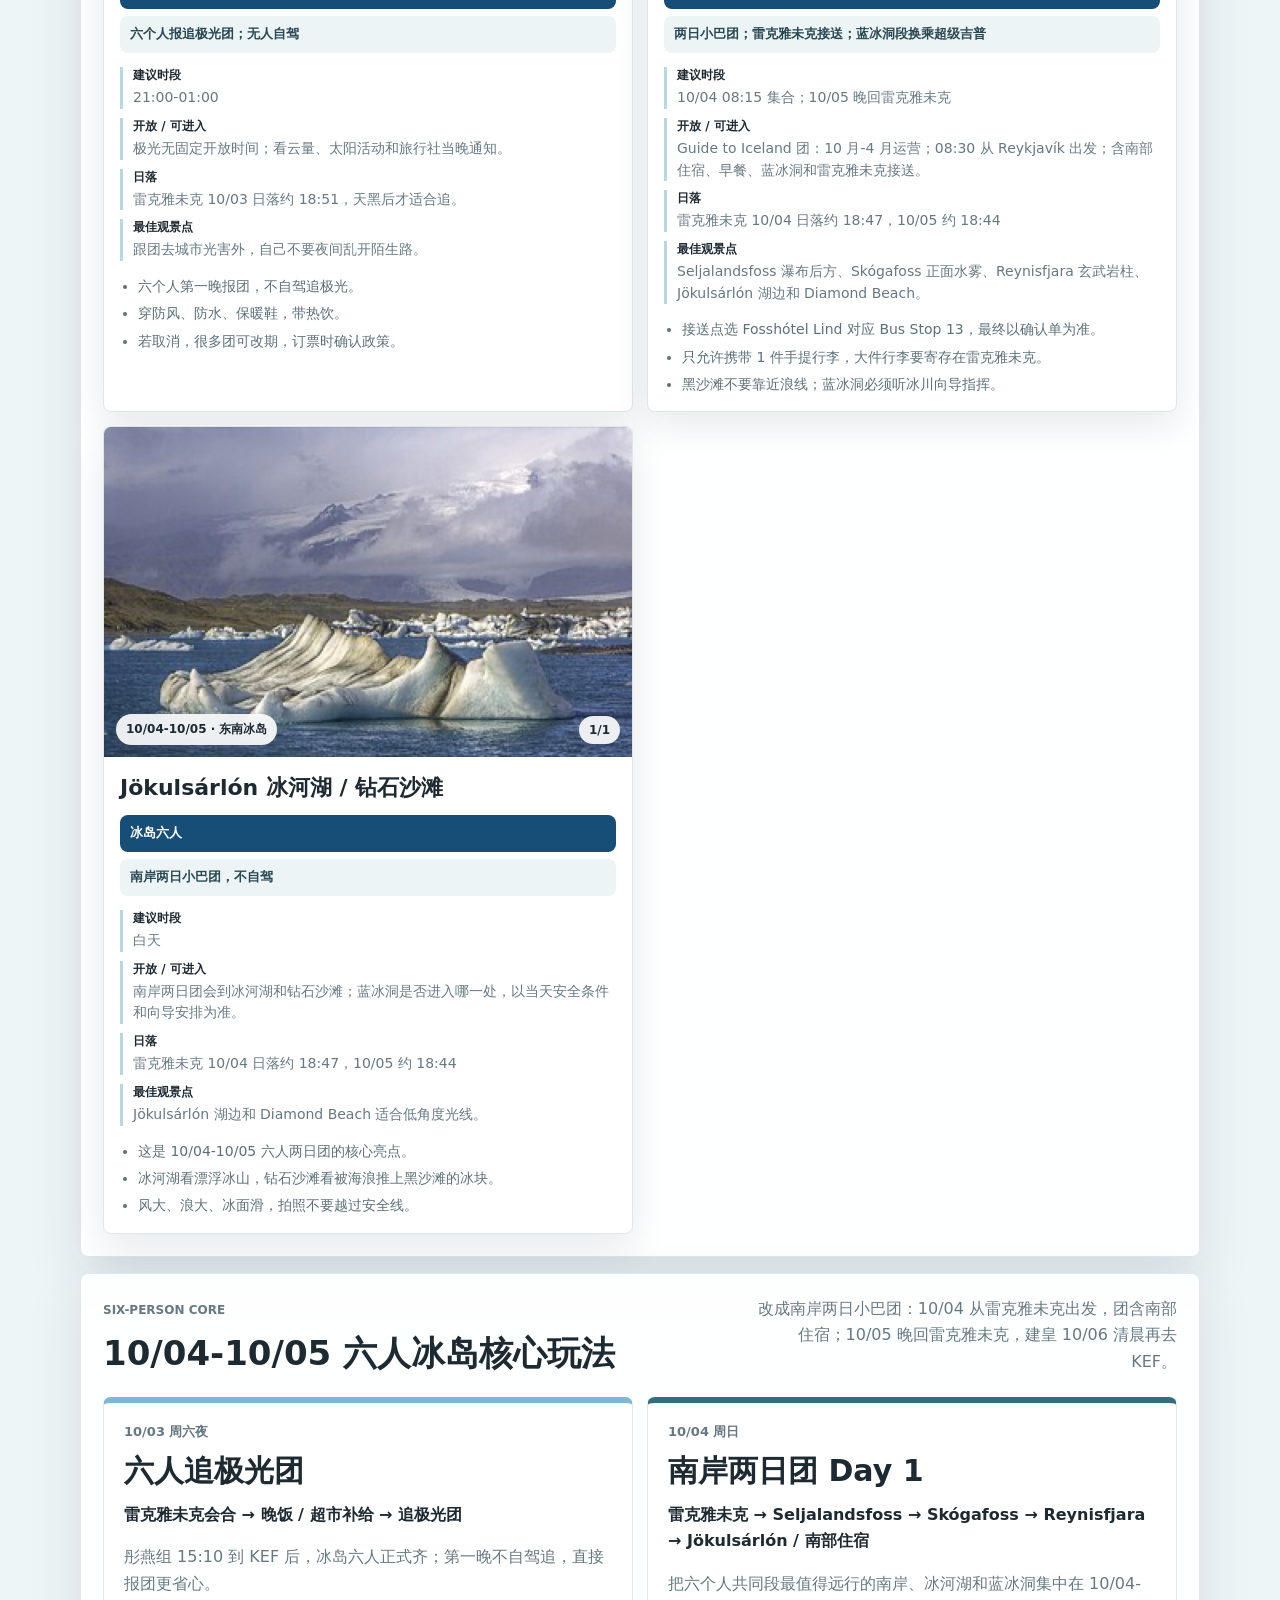
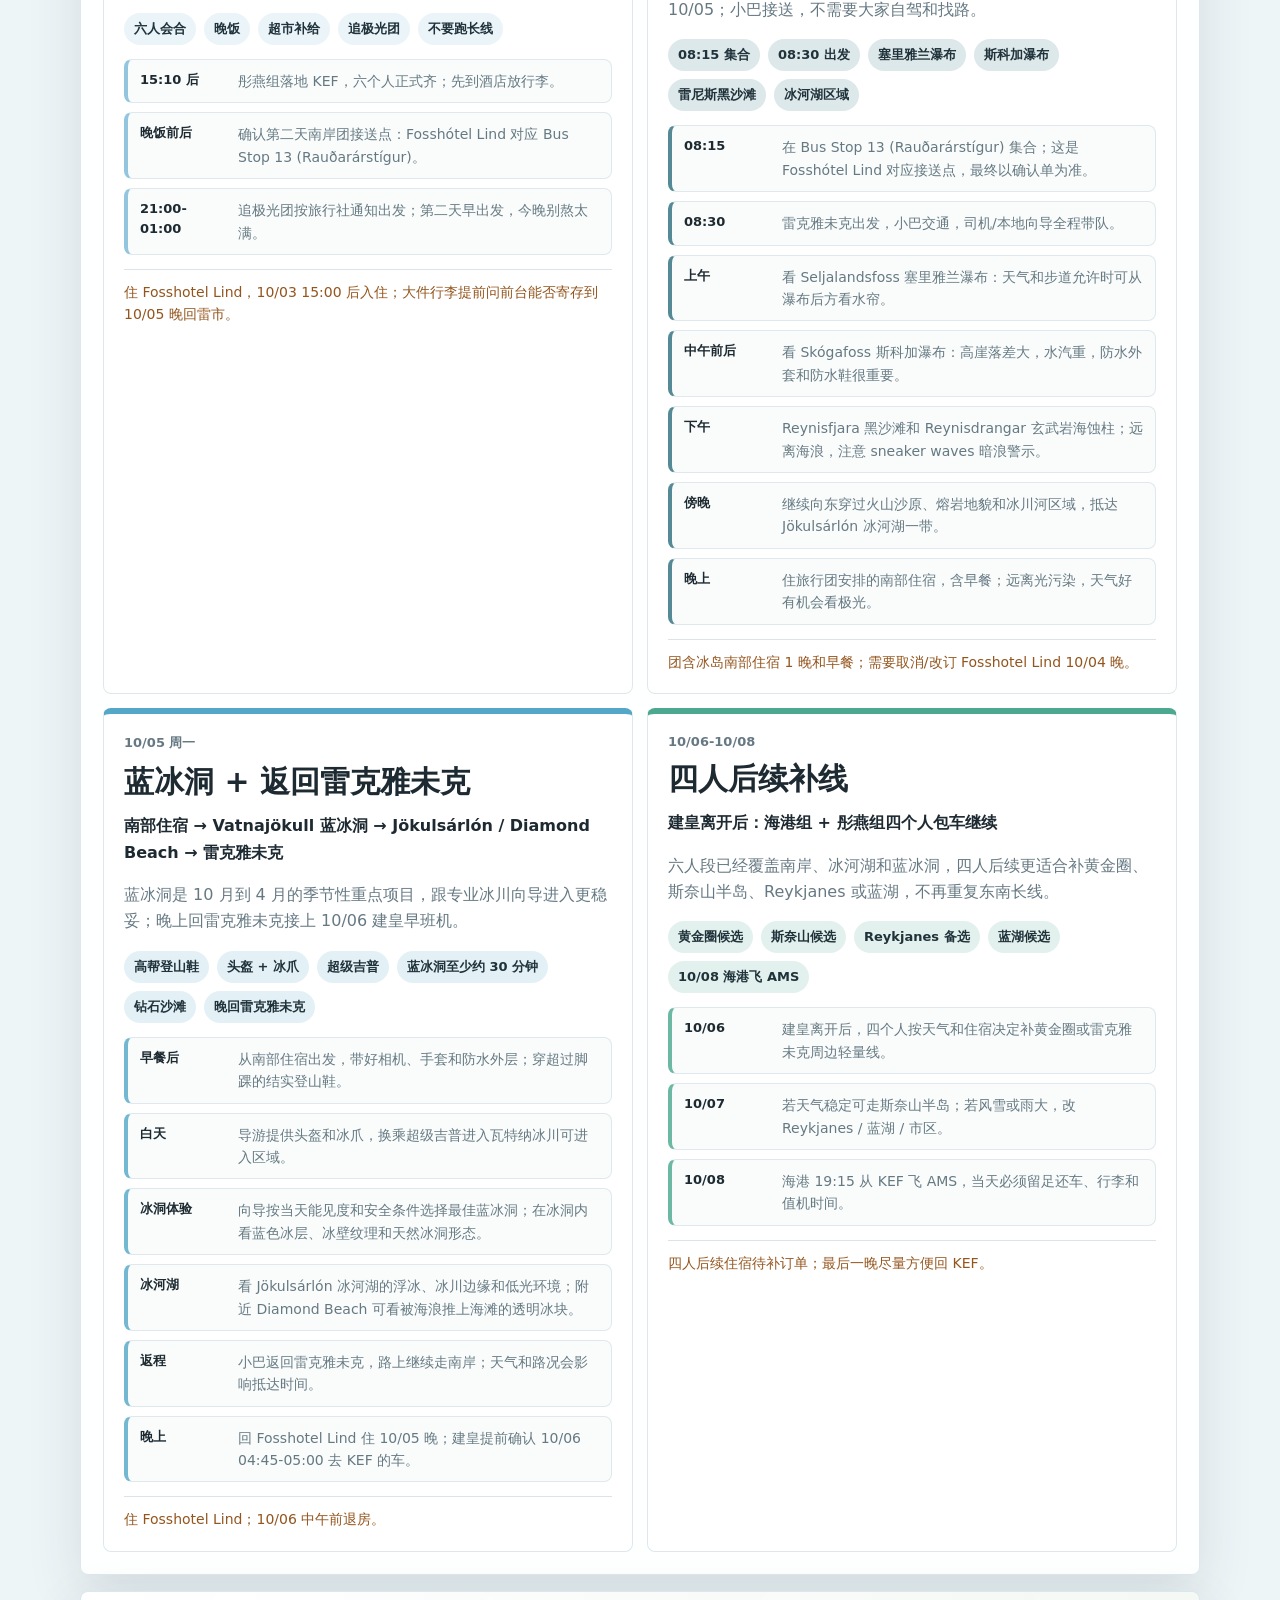
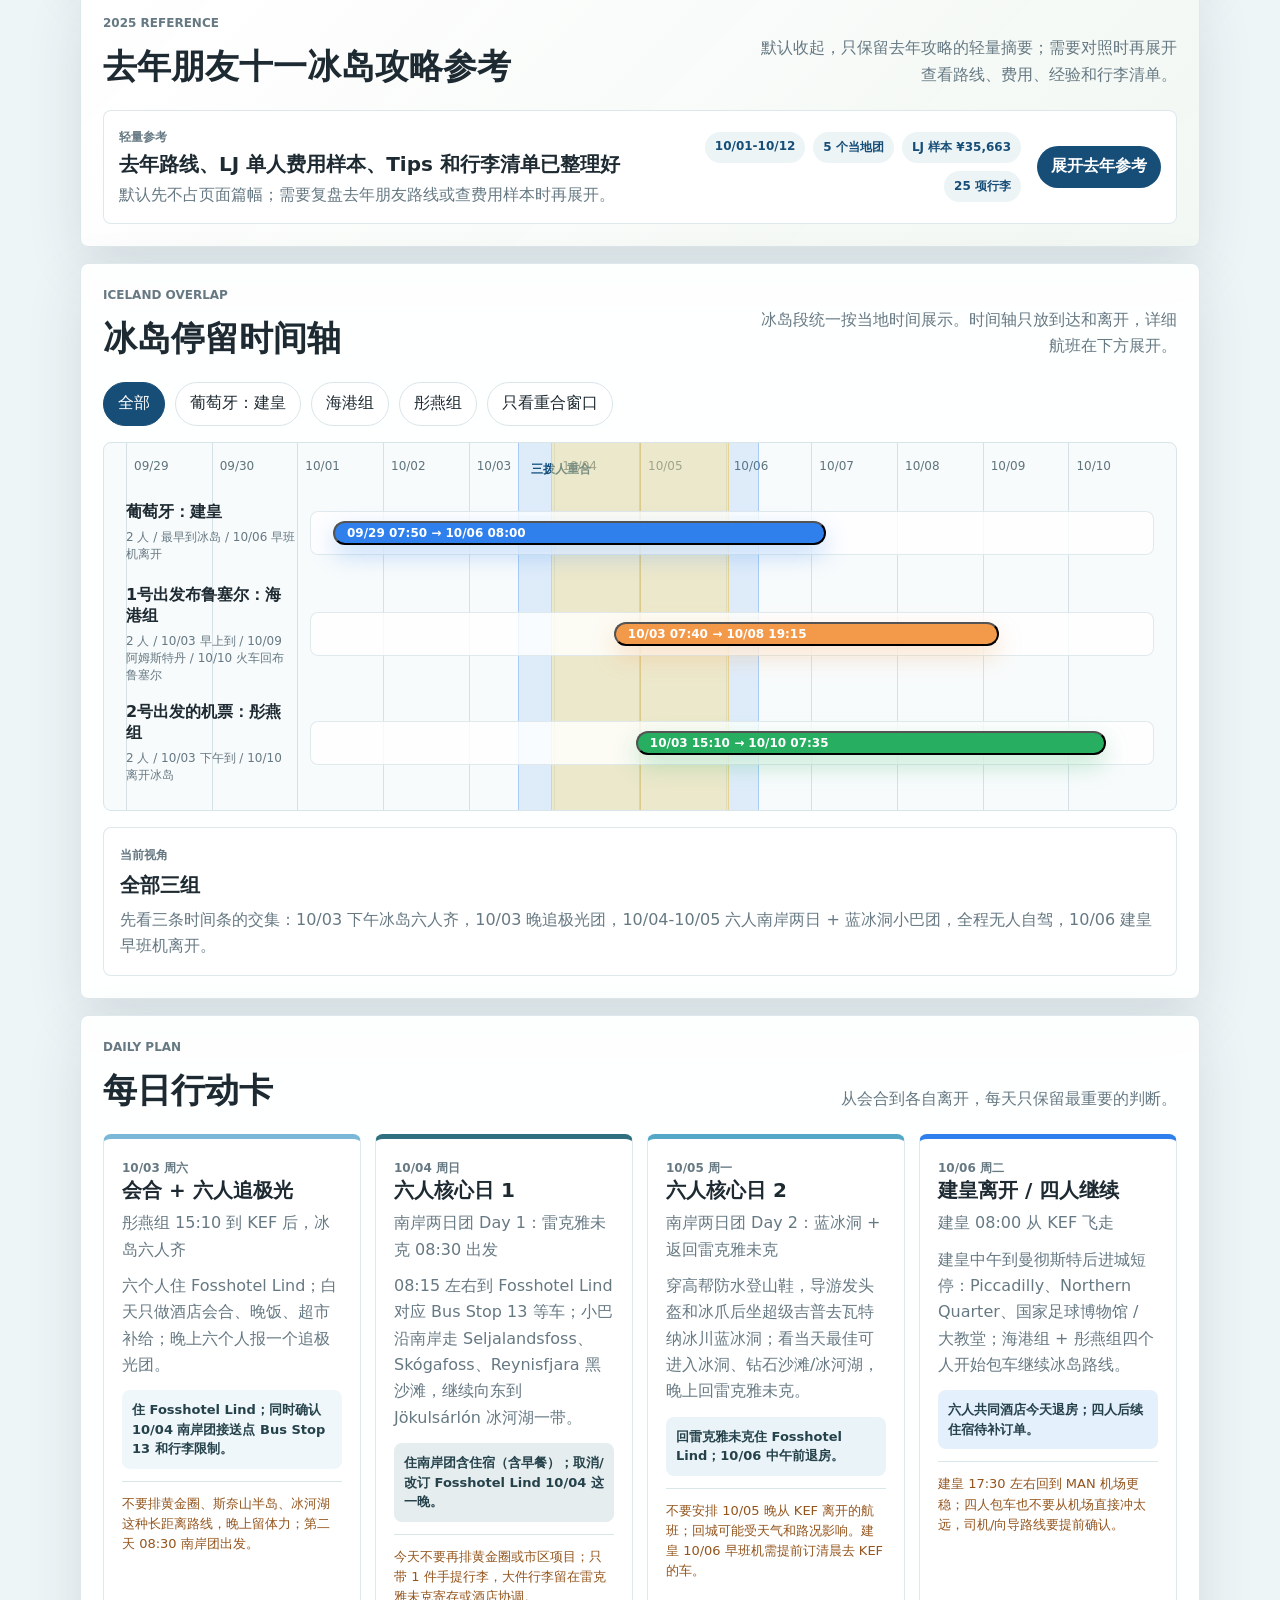
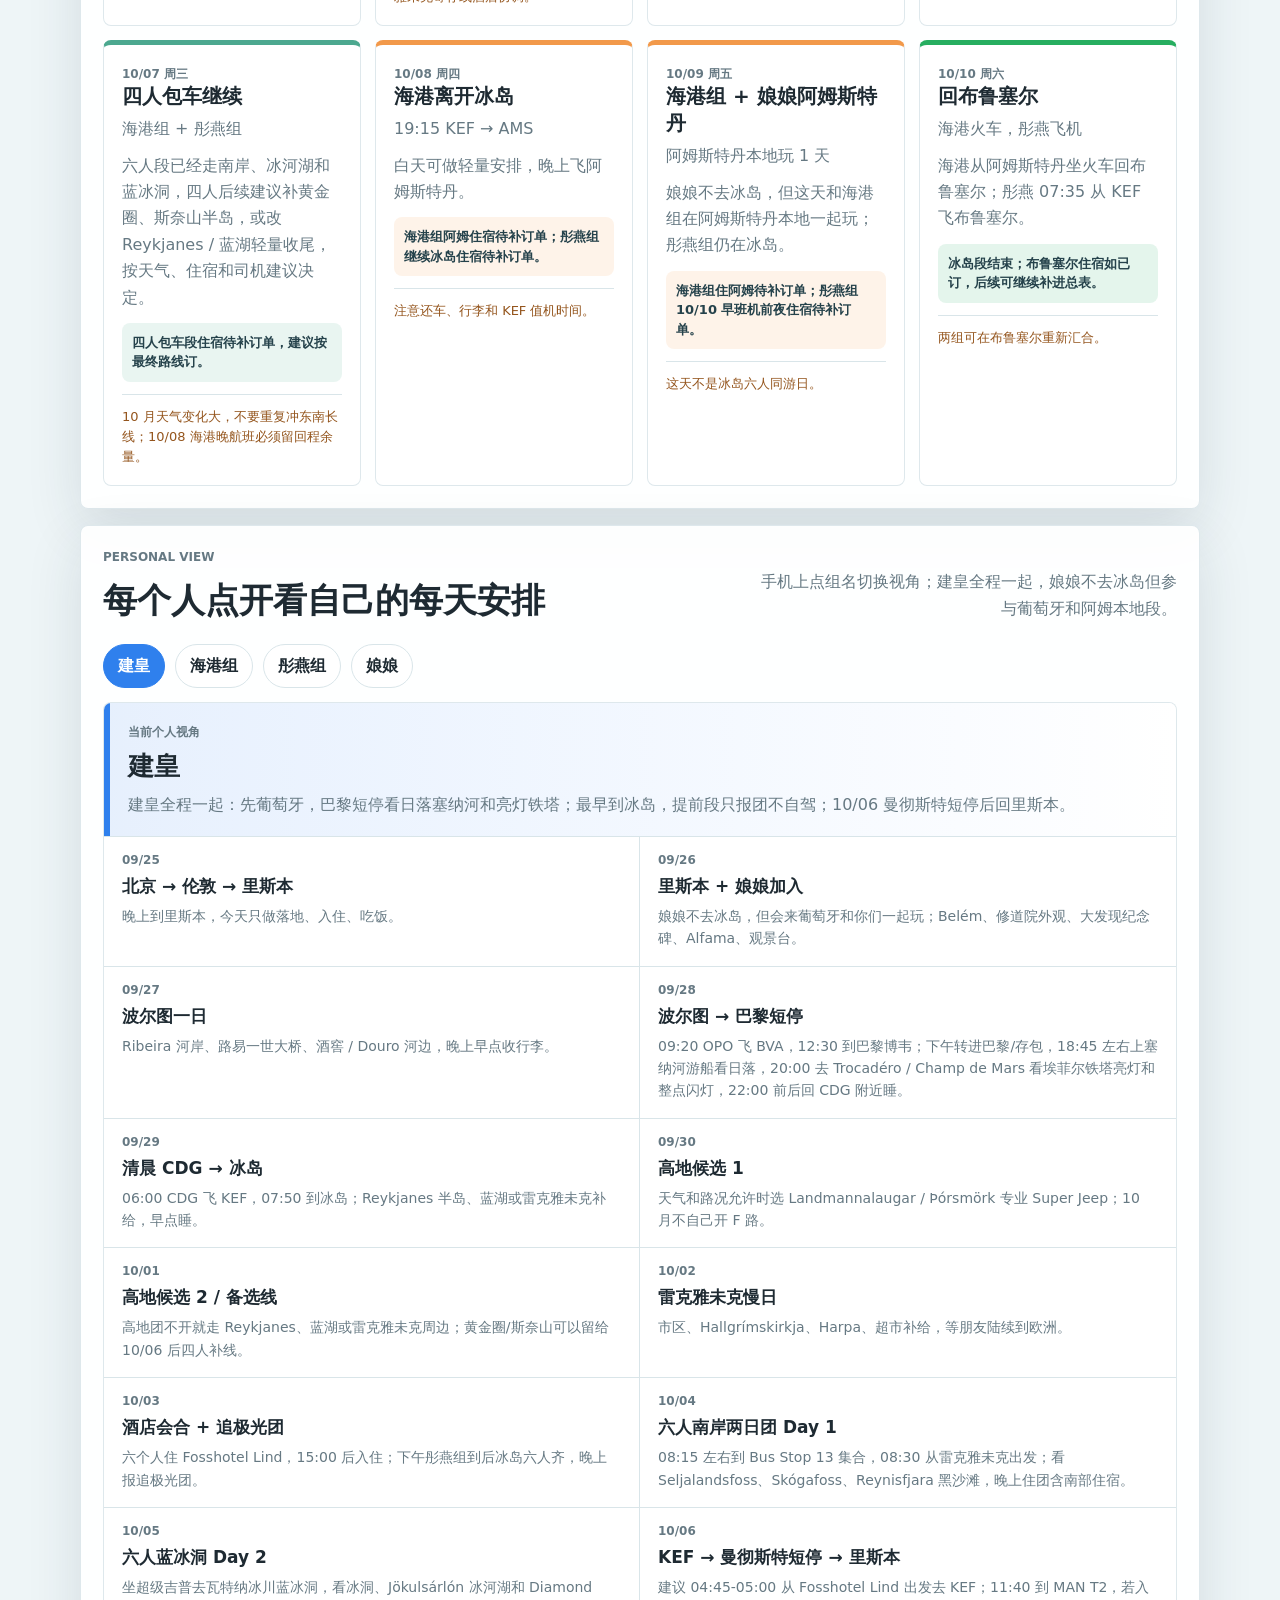
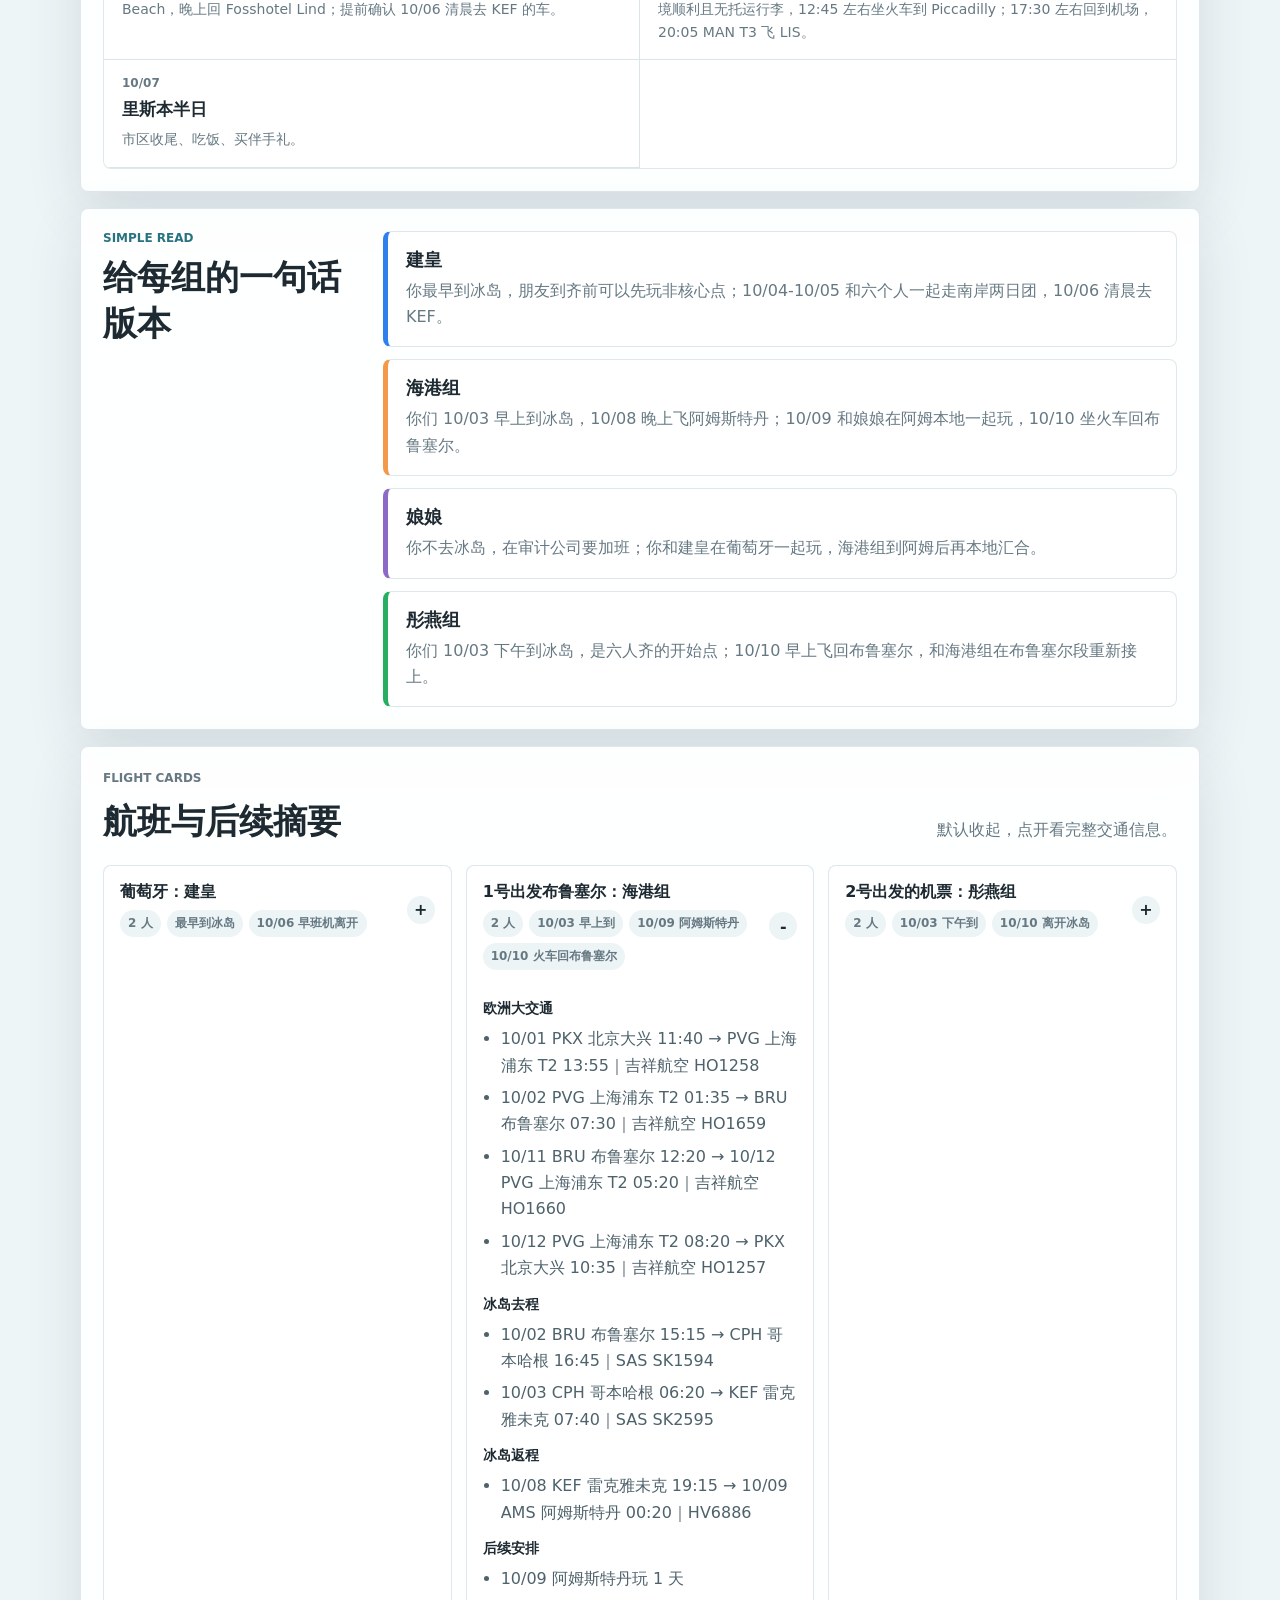
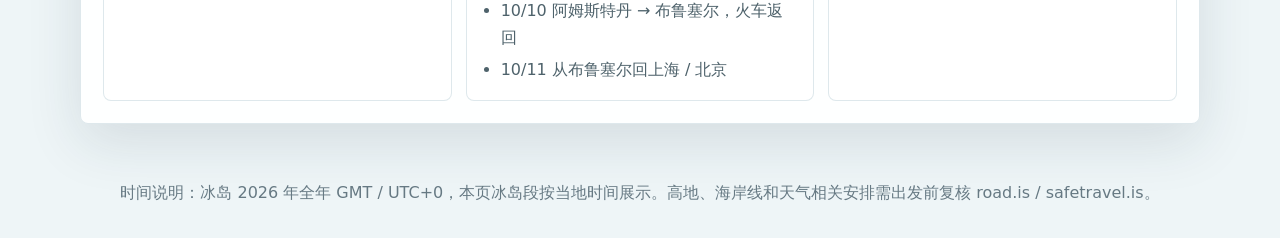
<file: iceland-2026-guide-upload/index.html>
<!doctype html>
<html lang="zh-CN">
  <head>
    <meta charset="utf-8" />
    <meta name="viewport" content="width=device-width, initial-scale=1" />
    <meta name="theme-color" content="#eef5f7" />
    <title>2026 国庆｜三组六人冰岛行程</title>
    <link rel="stylesheet" href="styles.css?v=ref9" />
  </head>
  <body>
    <header class="hero">
      <div class="hero__shade"></div>
      <nav class="topbar" aria-label="页面导航">
        <a href="#core">六人核心</a>
        <a href="#hotel">住宿总表</a>
        <a href="#spots">景点图卡</a>
        <a href="#reference">去年参考</a>
        <a href="#personal">个人视角</a>
        <a href="#timeline">重合时间</a>
        <a href="#plan">每日安排</a>
      </nav>
      <div class="hero__content">
        <p class="eyebrow">2026 国庆旅行同步表</p>
        <h1>
          <span>葡萄牙 + 冰岛 +</span>
          <span>布鲁塞尔</span>
          <span>三组六人行程</span>
        </h1>
        <p class="hero__lead">
          一眼看清谁什么时候到冰岛、什么时候离开，以及冰岛六人真正一起玩的窗口。
        </p>
      </div>
      <div class="hero__next">
        <span>冰岛六人都在</span>
        <strong>10/03 15:10 后 - 10/06 08:00 前</strong>
      </div>
    </header>

    <main>
      <section class="summary" aria-label="核心结论">
        <article>
          <span class="summary__label">共同窗口</span>
          <strong>10/03 15:10 后 - 10/06 08:00 前</strong>
          <p>彤燕组落地后冰岛六人齐，建皇 10/06 早班机离开。</p>
        </article>
        <article>
          <span class="summary__label">六人核心日</span>
          <strong>10/04-10/05 南岸两日 + 蓝冰洞</strong>
          <p>六个人一起报小巴团，雷克雅未克接送，团里含 10/04 南部住宿和早餐。</p>
        </article>
        <article>
          <span class="summary__label">娘娘</span>
          <strong>葡萄牙 + 阿姆本地一起玩，不去冰岛</strong>
          <p>娘娘在审计公司要加班，葡萄牙和建皇一起玩，阿姆斯特丹和海港组本地汇合。</p>
        </article>
      </section>

      <section class="h5-guide" aria-label="手机快速阅读">
        <div class="section-head section-head--compact">
          <div>
            <p class="eyebrow">H5 quick read</p>
            <h2>手机先看这个</h2>
          </div>
          <p>给群里转发时，大家先看这 5 件事就不会乱。</p>
        </div>
        <div class="h5-guide__rail">
          <article>
            <span>01</span>
            <strong>10/03 晚追极光</strong>
            <p>六个人晚上报团追极光；冰岛全程不自驾。</p>
          </article>
          <article>
            <span>02</span>
            <strong>住宿要改订</strong>
            <p>Fosshotel Lind 保留 10/03 和 10/05；10/04 晚团含南部住宿，需取消/改订。</p>
          </article>
          <article>
            <span>03</span>
            <strong>六人南岸两日团</strong>
            <p>10/04 08:15 左右去 Bus Stop 13 集合，08:30 雷克雅未克出发。</p>
          </article>
          <article>
            <span>04</span>
            <strong>10/06 建皇飞走</strong>
            <p>08:00 KEF 起飞，需清晨从酒店去机场。</p>
          </article>
          <article>
            <span>05</span>
            <strong>10/06 后四人包车</strong>
            <p>建皇离开后，海港组 + 彤燕组四个人包车继续。</p>
          </article>
        </div>
      </section>

      <section class="panel hotel-panel" id="hotel">
        <div class="section-head">
          <div>
            <p class="eyebrow">Shared stay</p>
            <h2>住宿总表</h2>
          </div>
          <p>已订住宿放在最前面；还没订的夜晚也一起列出，后续补订单时直接替换成酒店信息。</p>
        </div>
        <div id="stayList"></div>
        <div id="hotelCard"></div>
      </section>

      <section class="panel spot-panel" id="spots">
        <div class="section-head">
          <div>
            <p class="eyebrow">Visual spots</p>
            <h2>按参与对象看景点</h2>
          </div>
          <p>默认只看冰岛六人共同段；其他人按自己的入口切换。每张卡顶部是真实照片横滑图集，图片尽量匹配日落、亮灯、夜景等场景。</p>
        </div>
        <div class="spot-filters" id="spotFilters" aria-label="景点筛选"></div>
        <div class="spot-grid" id="spotGrid"></div>
      </section>

      <section class="panel core-panel" id="core">
        <div class="section-head">
          <div>
            <p class="eyebrow">Six-person core</p>
            <h2>10/04-10/05 六人冰岛核心玩法</h2>
          </div>
          <p>改成南岸两日小巴团：10/04 从雷克雅未克出发，团含南部住宿；10/05 晚回雷克雅未克，建皇 10/06 清晨再去 KEF。</p>
        </div>
        <div class="core-grid" id="coreGrid"></div>
      </section>

      <section class="panel reference-panel" id="reference">
        <div class="section-head">
          <div>
            <p class="eyebrow">2025 reference</p>
            <h2>去年朋友十一冰岛攻略参考</h2>
          </div>
          <p>默认收起，只保留去年攻略的轻量摘要；需要对照时再展开查看路线、费用、经验和行李清单。</p>
        </div>
        <div id="referenceGuide"></div>
      </section>

      <section class="panel" id="timeline">
        <div class="section-head">
          <div>
            <p class="eyebrow">Iceland overlap</p>
            <h2>冰岛停留时间轴</h2>
          </div>
          <p>冰岛段统一按当地时间展示。时间轴只放到达和离开，详细航班在下方展开。</p>
        </div>

        <div class="controls" aria-label="筛选">
          <button class="filter is-active" type="button" data-filter="all">全部</button>
          <button class="filter" type="button" data-filter="huangjian">葡萄牙：建皇</button>
          <button class="filter" type="button" data-filter="haigang">海港组</button>
          <button class="filter" type="button" data-filter="tongyan">彤燕组</button>
          <button class="filter filter--overlap" type="button" data-filter="overlap">只看重合窗口</button>
        </div>

        <p class="mobile-hint">手机先看三张时间卡；下面的横向时间轴可以滑动精看 09/29 到 10/10 全段。</p>
        <div class="mobile-timeline-list" id="mobileTimelineList" aria-label="手机三组时间卡"></div>
        <div class="timeline-wrap" tabindex="0" aria-label="2026 年 9 月 29 日到 10 月 10 日的冰岛停留时间轴">
          <div class="timeline" id="timelineCanvas">
            <div class="timeline__grid" id="timelineGrid" aria-hidden="true"></div>
            <div class="timeline__shared" id="sharedWindow" aria-hidden="true"></div>
            <div class="timeline__full-day day-one" aria-hidden="true"></div>
            <div class="timeline__full-day day-two" aria-hidden="true"></div>
            <div class="timeline__rows" id="timelineRows"></div>
          </div>
        </div>

        <div class="context" id="contextPanel" aria-live="polite">
          <span class="context__chip">当前视角</span>
          <h3>全部三组</h3>
          <p>先看三条时间条的交集：10/03 下午冰岛六人齐，10/03 晚追极光团，10/04-10/05 六人南岸两日 + 蓝冰洞小巴团，全程无人自驾，10/06 建皇早班机离开。</p>
        </div>
      </section>

      <section class="panel" id="plan">
        <div class="section-head">
          <div>
            <p class="eyebrow">Daily plan</p>
            <h2>每日行动卡</h2>
          </div>
          <p>从会合到各自离开，每天只保留最重要的判断。</p>
        </div>
        <div class="day-grid" id="dayGrid"></div>
      </section>

      <section class="panel" id="personal">
        <div class="section-head">
          <div>
            <p class="eyebrow">Personal view</p>
            <h2>每个人点开看自己的每天安排</h2>
          </div>
          <p>手机上点组名切换视角；建皇全程一起，娘娘不去冰岛但参与葡萄牙和阿姆本地段。</p>
        </div>
        <div class="person-tabs" id="personTabs" aria-label="选择个人视角"></div>
        <div class="person-panel" id="personPanel" aria-live="polite"></div>
      </section>

      <section class="panel split">
        <div>
          <p class="eyebrow">Simple read</p>
          <h2>给每组的一句话版本</h2>
        </div>
        <div class="readable-list">
          <article style="--accent:#2f80ed">
            <strong>建皇</strong>
            <p>你最早到冰岛，朋友到齐前可以先玩非核心点；10/04-10/05 和六个人一起走南岸两日团，10/06 清晨去 KEF。</p>
          </article>
          <article style="--accent:#f2994a">
            <strong>海港组</strong>
            <p>你们 10/03 早上到冰岛，10/08 晚上飞阿姆斯特丹；10/09 和娘娘在阿姆本地一起玩，10/10 坐火车回布鲁塞尔。</p>
          </article>
          <article style="--accent:#8e6ac8">
            <strong>娘娘</strong>
            <p>你不去冰岛，在审计公司要加班；你和建皇在葡萄牙一起玩，海港组到阿姆后再本地汇合。</p>
          </article>
          <article style="--accent:#27ae60">
            <strong>彤燕组</strong>
            <p>你们 10/03 下午到冰岛，是六人齐的开始点；10/10 早上飞回布鲁塞尔，和海港组在布鲁塞尔段重新接上。</p>
          </article>
        </div>
      </section>

      <section class="panel" id="flights">
        <div class="section-head">
          <div>
            <p class="eyebrow">Flight cards</p>
            <h2>航班与后续摘要</h2>
          </div>
          <p>默认收起，点开看完整交通信息。</p>
        </div>
        <div class="flight-grid" id="flightGrid"></div>
      </section>
    </main>

    <div class="tooltip" id="tooltip" role="status"></div>

    <footer>
      <p>时间说明：冰岛 2026 年全年 GMT / UTC+0，本页冰岛段按当地时间展示。高地、海岸线和天气相关安排需出发前复核 road.is / safetravel.is。</p>
    </footer>

    <nav class="h5-dock" aria-label="手机快捷导航">
      <a href="#core">核心</a>
      <a href="#hotel">住宿</a>
      <a href="#reference">参考</a>
      <a href="#personal">个人</a>
    </nav>

    <script src="script.js?v=ref9"></script>
  </body>
</html>
</file>
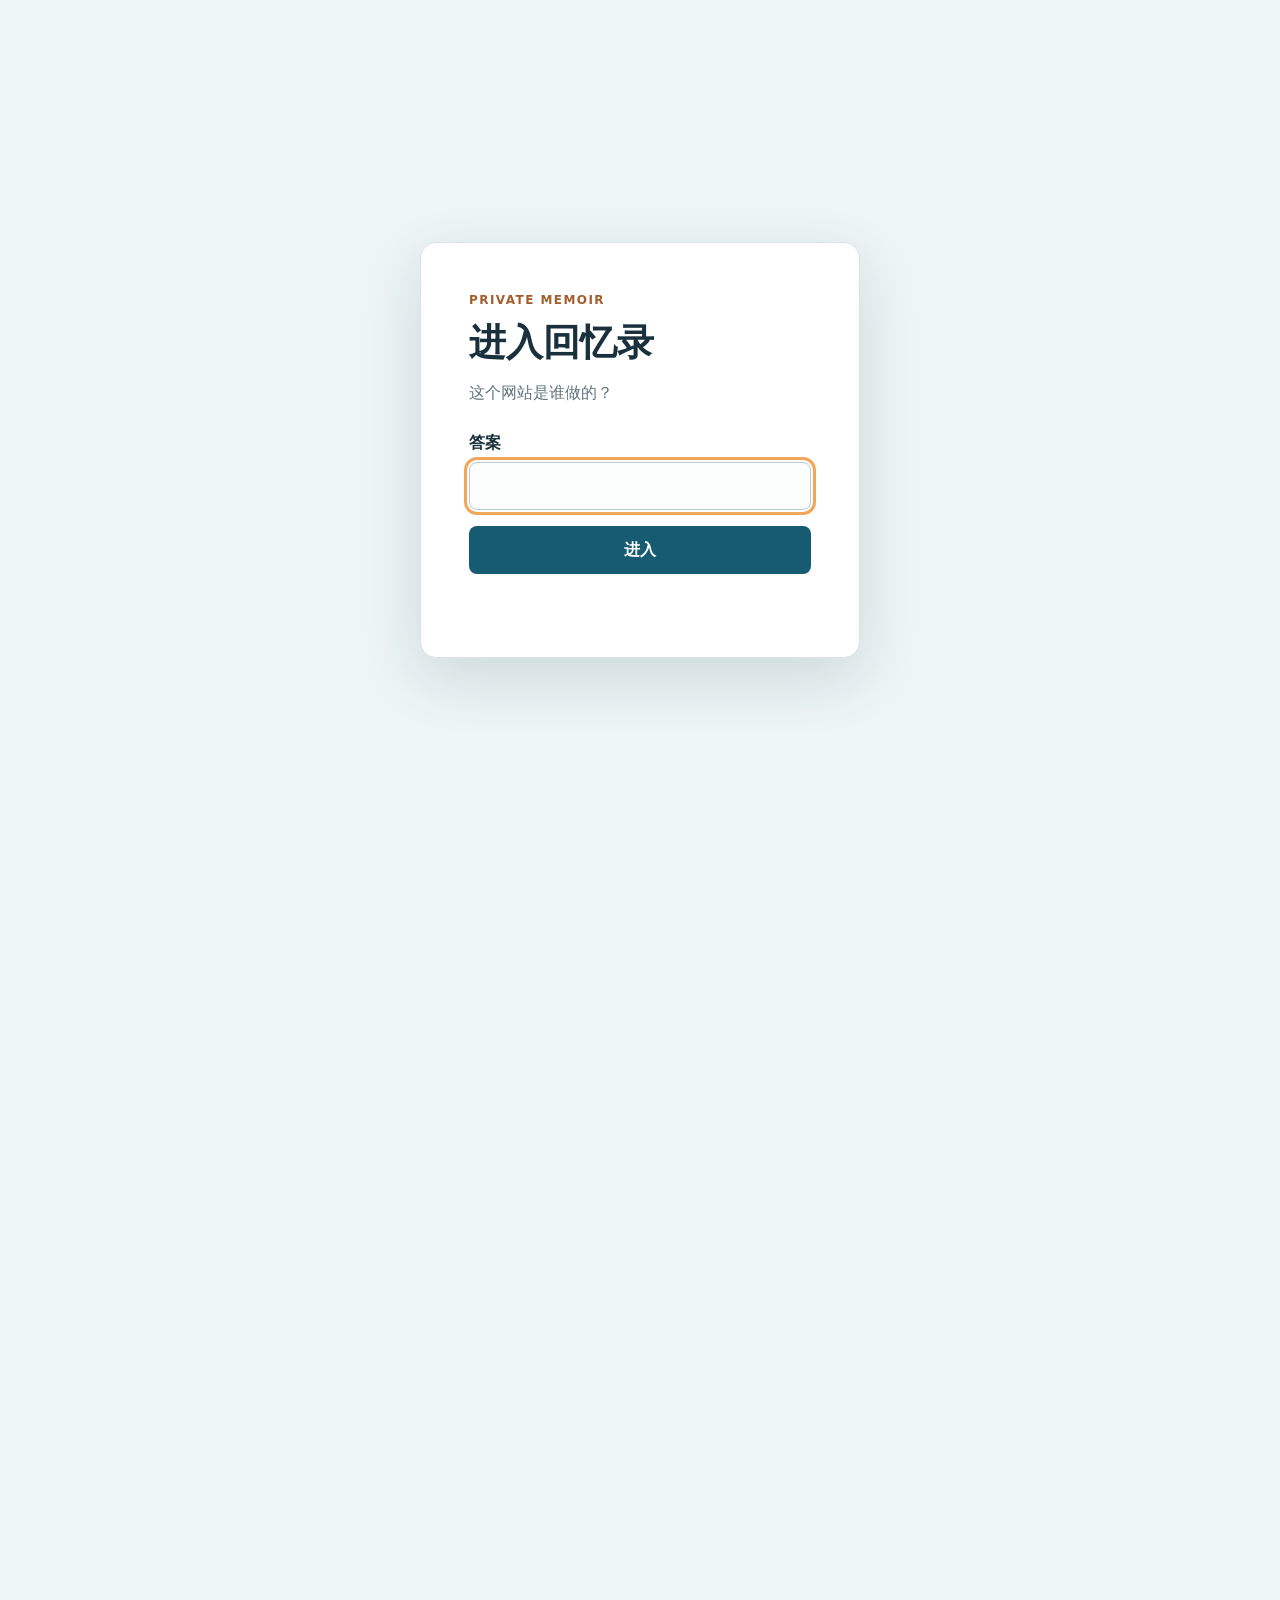
<file: bill.html>
<!doctype html>
<html lang="zh-CN">
  <head>
    <meta charset="utf-8" />
    <meta name="viewport" content="width=device-width, initial-scale=1, viewport-fit=cover" />
    <meta name="theme-color" content="#eaf3f4" />
    <meta name="referrer" content="no-referrer" />
    <meta name="robots" content="noindex, nofollow" />
    <meta http-equiv="Content-Security-Policy" content="default-src 'self'; script-src 'self'; style-src 'self'; img-src 'self' data:; connect-src 'self'; worker-src 'self'; object-src 'none'; base-uri 'none'; frame-src 'none'" />
    <title>黄建皇开销明细｜2026 欧洲旅行回忆录</title>
    <link rel="icon" href="data:," />
    <link rel="stylesheet" href="bill.css" />
    <link rel="stylesheet" href="password-gate.css" />
  </head>
  <body class="password-gate-locked">
    <section class="password-gate" aria-labelledby="passwordGateTitle">
      <div class="password-gate__panel">
        <p class="password-gate__eyebrow">Private memoir</p>
        <h1 id="passwordGateTitle">进入回忆录</h1>
        <p class="password-gate__prompt">这个网站是谁做的？</p>
        <form>
          <label for="passwordGateAnswer">答案
            <input id="passwordGateAnswer" name="answer" type="text" autocomplete="off" required />
          </label>
          <button type="submit">进入</button>
          <p class="password-gate__status" role="alert" aria-live="polite"></p>
        </form>
      </div>
    </section>
    <header class="bill-hero">
      <nav class="bill-topbar" aria-label="账单导航">
        <a class="bill-back" href="./index.html?role=jianhuang#tripMemory">回忆录</a>
        <span aria-current="page">开销明细</span>
      </nav>
      <div class="bill-hero__content">
        <p class="bill-eyebrow">Travel ledger · 2026</p>
        <h1>黄建皇开销明细</h1>
        <p>94 笔开销，按类别和日期汇总。</p>
      </div>
    </header>

    <main class="bill-shell">
      <section class="bill-note" aria-label="账单口径">
        <strong>统计口径</strong>
        <p>合计 ¥29,712.53。Havfruen 午餐 ¥532.07 计一次；Icewear 退税 ¥72 已扣除；朋友代付按确认金额计入。</p>
      </section>

      <section class="bill-kpis" id="billSummary" aria-label="账单摘要" aria-live="polite"></section>

      <section class="bill-panel bill-ledger-panel" aria-labelledby="ledgerTitle">
        <div class="bill-section-head">
          <div>
            <p class="bill-eyebrow">Ledger</p>
            <h2 id="ledgerTitle">四类开销</h2>
          </div>
          <p id="billResultCount">加载中…</p>
        </div>
        <div class="bill-toolbar" aria-label="账单筛选与操作">
          <div class="bill-filter-row" role="group" aria-label="账单状态筛选">
            <button class="bill-filter is-active" type="button" data-filter="all">全部</button>
            <button class="bill-filter" type="button" data-filter="confirmed">已确认</button>
            <button class="bill-filter" type="button" data-filter="needs-confirmation">待确认</button>
            <button class="bill-filter" type="button" data-filter="missing">待补</button>
            <button class="bill-filter" type="button" data-filter="refunded">退款</button>
            <button class="bill-filter" type="button" data-filter="local">本机新增</button>
          </div>
          <div class="bill-actions">
            <button class="bill-action bill-action--primary" id="toggleAddBill" type="button" aria-expanded="false" aria-controls="addBillPanel">新增</button>
            <button class="bill-action" id="exportBill" type="button">导出</button>
            <button class="bill-action bill-action--quiet" id="clearLocalBills" type="button">清空本机</button>
          </div>
        </div>
        <div class="bill-add-panel" id="addBillPanel" hidden>
          <form id="addBillForm" novalidate>
            <div class="bill-form-grid">
              <label>日期<input name="date" type="text" placeholder="10/06" required /></label>
              <label>类别<select name="category"><option>交通</option><option>住宿</option><option>团费</option><option>餐饮</option><option>门票</option><option>其他</option></select></label>
              <label class="bill-form-wide">项目<input name="title" type="text" placeholder="例如：机场公交" required /></label>
              <label>金额<input name="amount" type="number" min="0" step="0.01" placeholder="可留空" /></label>
              <label>币种<select name="currency"><option value="CNY">人民币 ¥</option><option value="EUR">欧元 €</option><option value="ISK">冰岛克朗 ISK</option></select></label>
              <label>建皇应摊<input name="shareAmount" type="number" min="0" step="0.01" placeholder="可留空" /></label>
              <label class="bill-form-wide">备注<input name="note" type="text" placeholder="可选：付款人、分摊规则或凭证说明" /></label>
            </div>
            <div class="bill-form-actions">
              <button class="bill-action bill-action--primary" type="submit">保存到本机</button>
              <button class="bill-action" id="cancelAddBill" type="button">取消</button>
              <span id="billFormStatus" role="status" aria-live="polite"></span>
            </div>
          </form>
        </div>
        <div class="bill-list" id="billList" aria-live="polite"></div>
      </section>

      <section class="bill-panel" aria-labelledby="itineraryTitle">
        <div class="bill-section-head">
          <div>
            <p class="bill-eyebrow">Cross-reference</p>
            <h2 id="itineraryTitle">按日期回看</h2>
          </div>
          <p>照片、地点和当天花费。</p>
        </div>
        <div class="bill-itinerary" id="billItinerary"></div>
      </section>

      <section class="bill-panel bill-footnote" aria-label="保存说明">
        <strong>本机保存</strong>
        <p>新增记录只存于当前浏览器；可导出 CSV。</p>
      </section>
    </main>

    <footer class="bill-footer">
      <a href="./index.html?role=jianhuang#tripMemory">回忆录</a>
      <a href="./bill.html#jianhuang" aria-current="page">开销明细</a>
      <a href="./index.html?role=jianhuang#lodging-expenses">住宿开销</a>
    </footer>

    <script src="memory-data.js?v=memory-20261014-2" defer></script>
    <script src="bill-data.js?v=memory-20261014-2" defer></script>
    <script src="bill.js" defer></script>
    <script src="password-gate.js" defer></script>
  </body>
</html>
</file>
<file: password-gate.css>
body.password-gate-locked { overflow: hidden; }
body.password-gate-locked > :not(.password-gate) { visibility: hidden; }
.password-gate { position: fixed; inset: 0; z-index: 2147483647; display: grid; place-items: center; overflow-y: auto; padding: 24px; color: #18313c; background: #edf5f6; font-family: Inter, "PingFang SC", "Microsoft YaHei", "Noto Sans CJK SC", system-ui, -apple-system, BlinkMacSystemFont, sans-serif; }
.password-gate[hidden] { display: none; }
.password-gate__panel { width: min(100%, 440px); padding: clamp(28px, 6vw, 48px); border: 1px solid #d7e4e7; border-radius: 16px; background: #fff; box-shadow: 0 20px 60px rgba(24, 49, 60, 0.14); }
.password-gate__eyebrow { margin: 0 0 12px; color: #a45d2d; font-size: 12px; font-weight: 800; letter-spacing: .12em; text-transform: uppercase; }
.password-gate h1 { margin: 0; font-size: clamp(1.7rem, 6vw, 2.3rem); line-height: 1.2; }
.password-gate__prompt { margin: 14px 0 24px; color: #60747c; line-height: 1.7; }
.password-gate form { display: grid; gap: 12px; }
.password-gate label { font-weight: 800; }
.password-gate input { width: 100%; min-height: 48px; margin-top: 7px; padding: 10px 13px; border: 1px solid #b7cbd0; border-radius: 8px; color: inherit; background: #fbfdfd; font: inherit; }
.password-gate input:focus-visible { outline: 3px solid #f2a65a; outline-offset: 2px; }
.password-gate button { min-height: 48px; margin-top: 4px; padding: 10px 16px; border: 0; border-radius: 8px; color: #fff; background: #175b72; font: inherit; font-weight: 800; cursor: pointer; }
.password-gate button:hover { background: #124a5d; }
.password-gate__status { min-height: 1.5em; margin: 2px 0 0; color: #a23e2e; font-size: 14px; }
@media (prefers-color-scheme: dark) {
  .password-gate { color: #edf5f6; background: #10242d; }
  .password-gate__panel { border-color: #35515a; background: #18313c; }
  .password-gate__prompt { color: #c5d5d9; }
  .password-gate input { border-color: #51717a; color: #edf5f6; background: #10242d; }
}
</file>
<file: styles.css>
:root {
  color-scheme: light;
  --bg: #eef5f7;
  --ink: #1e2a32;
  --muted: #667983;
  --line: #d9e5e9;
  --surface-muted: #f4f8f8;
  --ink-muted: #667983;
  --paper: rgba(255, 255, 255, 0.92);
  --paper-solid: #ffffff;
  --blue: #2f80ed;
  --orange: #f2994a;
  --green: #27ae60;
  --yellow: #ffe28a;
  --shadow: 0 18px 55px rgba(25, 51, 64, 0.12);
}

* {
  box-sizing: border-box;
}

html {
  scroll-behavior: smooth;
}

@media (prefers-reduced-motion: reduce) {
  html {
    scroll-behavior: auto;
  }

  *,
  *::before,
  *::after {
    scroll-behavior: auto !important;
    transition-duration: 0.01ms !important;
    animation-duration: 0.01ms !important;
    animation-iteration-count: 1 !important;
  }
}

body {
  margin: 0;
  min-width: 320px;
  overflow-x: hidden;
  background: var(--bg);
  color: var(--ink);
  font-family:
    Inter, "PingFang SC", "Microsoft YaHei", "Noto Sans CJK SC", system-ui,
    -apple-system, BlinkMacSystemFont, sans-serif;
  letter-spacing: 0;
  -webkit-font-smoothing: antialiased;
  text-rendering: optimizeLegibility;
}

button,
summary {
  font: inherit;
}

a {
  color: inherit;
  text-decoration: none;
}

.ai-readable-summary {
  position: absolute;
  width: 1px;
  height: 1px;
  margin: -1px;
  padding: 0;
  border: 0;
  overflow: hidden;
  clip: rect(0 0 0 0);
  clip-path: inset(50%);
  white-space: normal;
}

.hero {
  position: relative;
  min-height: 76vh;
  display: grid;
  align-items: end;
  overflow: hidden;
  background-image: url("assets/route-hero.webp");
  background-size: cover;
  background-position: center;
}

.hero__shade {
  position: absolute;
  inset: 0;
  background:
    linear-gradient(90deg, rgba(12, 29, 41, 0.72), rgba(12, 29, 41, 0.18) 58%, rgba(12, 29, 41, 0.08)),
    linear-gradient(0deg, rgba(238, 245, 247, 0.98), rgba(238, 245, 247, 0) 30%);
}

.topbar {
  position: absolute;
  z-index: 2;
  top: max(18px, env(safe-area-inset-top));
  left: 50%;
  transform: translateX(-50%);
  width: min(1120px, calc(100% - 32px));
  display: flex;
  justify-content: flex-end;
  gap: 8px;
}

.topbar a {
  border: 1px solid rgba(255, 255, 255, 0.42);
  background: rgba(255, 255, 255, 0.18);
  color: #fff;
  border-radius: 999px;
  padding: 9px 13px;
  backdrop-filter: blur(12px);
  white-space: nowrap;
}

.hero__content {
  position: relative;
  z-index: 1;
  width: min(1120px, calc(100% - 32px));
  margin: 0 auto;
  padding: 120px 0 132px;
  color: #fff;
}

.eyebrow {
  margin: 0 0 10px;
  color: #287381;
  font-size: 12px;
  font-weight: 800;
  text-transform: uppercase;
  letter-spacing: 0;
}

.hero .eyebrow {
  color: #c6f0ff;
}

h1,
h2,
h3,
p {
  margin-top: 0;
}

h1 {
  max-width: 760px;
  margin-bottom: 18px;
  font-size: clamp(34px, 6.5vw, 76px);
  line-height: 1.02;
  letter-spacing: 0;
  overflow-wrap: anywhere;
}

h1 span {
  display: block;
}

h2 {
  margin-bottom: 0;
  font-size: clamp(24px, 3vw, 34px);
  letter-spacing: 0;
}

h3 {
  margin-bottom: 8px;
  font-size: 20px;
}

.hero__lead {
  max-width: 640px;
  margin-bottom: 0;
  color: rgba(255, 255, 255, 0.88);
  font-size: 19px;
  line-height: 1.7;
}

.hero__next {
  position: absolute;
  z-index: 2;
  left: 50%;
  bottom: 24px;
  transform: translateX(-50%);
  width: min(1120px, calc(100% - 32px));
  display: flex;
  align-items: center;
  justify-content: space-between;
  gap: 16px;
  border: 1px solid rgba(255, 255, 255, 0.68);
  border-radius: 8px;
  padding: 16px 18px;
  background: rgba(255, 255, 255, 0.8);
  box-shadow: var(--shadow);
  backdrop-filter: blur(14px);
}

.hero__next span,
.summary__label,
.context__chip,
.day__status,
.tag {
  color: var(--muted);
  font-size: 12px;
  font-weight: 800;
}

.hero__next strong {
  font-size: clamp(17px, 2.5vw, 28px);
}

main {
  width: min(1120px, calc(100% - 32px));
  margin: -8px auto 56px;
}

.role-gate {
  margin-bottom: 16px;
  border: 1px solid rgba(217, 229, 233, 0.86);
  border-radius: 8px;
  padding: 20px;
  background: rgba(255, 255, 255, 0.94);
  box-shadow: var(--shadow);
}

.role-cards {
  display: grid;
  grid-template-columns: repeat(5, minmax(0, 1fr));
  gap: 10px;
}

.role-card {
  min-height: 78px;
  border: 1px solid rgba(217, 229, 233, 0.92);
  border-top: 5px solid var(--accent);
  border-radius: 8px;
  padding: 14px;
  background: #fff;
  color: var(--ink);
  text-align: left;
  cursor: pointer;
  box-shadow: none;
  transition: transform 160ms ease, border-color 160ms ease, background 160ms ease;
}

.role-card:hover,
.role-card.is-active {
  transform: translateY(-2px);
  border-color: color-mix(in srgb, var(--accent), #ffffff 30%);
  background: linear-gradient(180deg, #ffffff, color-mix(in srgb, var(--accent), transparent 91%));
}

.role-card strong {
  display: block;
  font-size: 22px;
}

.empty-state {
  grid-column: 1 / -1;
  margin: 0;
  border: 1px dashed rgba(102, 121, 131, 0.36);
  border-radius: 8px;
  padding: 18px;
  background: rgba(255, 255, 255, 0.72);
  color: var(--muted);
  line-height: 1.6;
}

.role-dashboard {
  margin-bottom: 16px;
}

#roleDashboard {
  transition: opacity 180ms cubic-bezier(0.22, 1, 0.36, 1),
    transform 180ms cubic-bezier(0.22, 1, 0.36, 1);
}

#roleDashboard.is-entering {
  opacity: 0;
  transform: translateY(6px);
}

.dashboard-head {
  border: 1px solid rgba(217, 229, 233, 0.88);
  border-left: 8px solid var(--accent);
  border-radius: 8px;
  padding: 20px;
  background: #fff;
  box-shadow: var(--shadow);
}

.dashboard-head span,
.dashboard-plan__title span,
.dashboard-facts span {
  color: var(--muted);
  font-size: 12px;
  font-weight: 900;
}

.dashboard-head h2 {
  margin: 4px 0 8px;
  font-size: clamp(30px, 4vw, 46px);
}

.dashboard-head p {
  margin-bottom: 0;
  color: var(--muted);
  font-size: 17px;
  line-height: 1.6;
}

.dashboard-actions,
.dashboard-next {
  display: flex;
  flex-wrap: wrap;
  gap: 8px;
  align-content: start;
  justify-content: flex-end;
}

.dashboard-actions a,
.dashboard-actions button,
.dashboard-next a,
.dashboard-next button {
  border: 0;
  border-radius: 999px;
  padding: 10px 13px;
  background: color-mix(in srgb, var(--accent), transparent 84%);
  color: #20323a;
  font-weight: 900;
  cursor: pointer;
}

.dashboard-facts {
  display: grid;
  grid-template-columns: repeat(3, minmax(0, 1fr));
  gap: 12px;
  margin: 14px 0;
}

.dashboard-facts article {
  border: 1px solid rgba(217, 229, 233, 0.88);
  border-radius: 8px;
  padding: 16px;
  background: rgba(255, 255, 255, 0.94);
}

.dashboard-facts strong {
  display: block;
  margin: 8px 0;
  font-size: clamp(22px, 3vw, 32px);
  line-height: 1.1;
}

.dashboard-facts p,
.dashboard-days p {
  margin-bottom: 0;
  color: var(--muted);
  line-height: 1.55;
}

.dashboard-plan {
  border: 1px solid rgba(217, 229, 233, 0.88);
  border-top: 5px solid var(--accent);
  border-radius: 8px;
  padding: 18px;
  background: linear-gradient(180deg, #ffffff, rgba(246, 250, 250, 0.96));
}

.daily-jump {
  display: grid;
  grid-template-columns: auto minmax(0, 420px);
  align-items: center;
  gap: 10px;
  margin: 0 0 12px;
  padding: 10px 12px;
  border: 1px solid rgba(188, 208, 215, 0.9);
  border-radius: 10px;
  background: #f7fafb;
}

.daily-jump label {
  color: #355563;
  font-size: 13px;
  font-weight: 850;
  white-space: nowrap;
}

.daily-jump select {
  width: 100%;
  min-width: 0;
  min-height: 44px;
  border: 1px solid #aac4cb;
  border-radius: 8px;
  padding: 8px 12px;
  background: #fff;
  color: #20323a;
  font: inherit;
  font-size: 15px;
  font-weight: 700;
}

.dashboard-plan__title {
  display: flex;
  align-items: baseline;
  justify-content: flex-start;
  margin-bottom: 12px;
}

.dashboard-plan__title strong {
  font-size: 20px;
}

.dashboard-days {
  display: grid;
  gap: 10px;
}

.dashboard-days > article:not(.daily-card) {
  display: grid;
  grid-template-columns: 86px minmax(0, 1fr);
  gap: 12px;
  align-items: start;
  border-radius: 8px;
  padding: 12px;
  background: #fff;
  box-shadow: inset 0 0 0 1px rgba(217, 229, 233, 0.78);
}

.dashboard-days time {
  color: var(--ink);
  font-weight: 900;
}

.dashboard-days strong {
  display: block;
  margin-bottom: 4px;
  font-size: 18px;
}

.daily-card {
  display: grid;
  scroll-margin-top: 18px;
  grid-template-columns: minmax(150px, 210px) minmax(0, 1fr);
  grid-template-rows: auto 1fr;
  column-gap: 14px;
  row-gap: 0;
  align-items: stretch;
  overflow: hidden;
  border-radius: 8px;
  background: #fff;
  box-shadow: inset 0 0 0 1px rgba(217, 229, 233, 0.82);
}

.daily-card__media {
  grid-column: 1;
  grid-row: 1 / span 2;
  display: flex;
  min-width: 0;
  max-height: 440px;
  overflow-x: auto;
  overscroll-behavior-inline: contain;
  scroll-snap-type: x mandatory;
  scrollbar-width: none;
  background: #e8f0f2;
  cursor: grab;
  user-select: none;
}

.daily-card__media::-webkit-scrollbar {
  display: none;
}

.daily-card__media.is-dragging {
  cursor: grabbing;
  scroll-snap-type: none;
}

.daily-card__media figure {
  position: relative;
  flex: 0 0 88%;
  min-height: 100%;
  margin: 0;
  scroll-snap-align: start;
}

.daily-card__photo-count {
  position: absolute;
  right: 8px;
  bottom: 8px;
  margin: 0;
  border-radius: 999px;
  padding: 4px 7px;
  background: rgba(255, 255, 255, 0.88);
  color: #29434d;
  font-size: 11px;
  font-weight: 800;
  line-height: 1.2;
  pointer-events: none;
}

.daily-card__media img {
  display: block;
  width: 100%;
  height: 100%;
  min-height: 180px;
  object-fit: cover;
  user-select: none;
  -webkit-user-drag: none;
}

.daily-card__media img[data-src],
.spot-card__image img[data-src],
.route-day-detail__media img[data-src] {
  background: #dce9ed;
}

.daily-card__body {
  grid-column: 2;
  grid-row: 2;
  padding: 0 14px 14px 0;
  min-width: 0;
}

.daily-card__header {
  grid-column: 2;
  grid-row: 1;
  min-width: 0;
  padding: 14px 14px 10px 0;
}

.daily-card__top {
  display: flex;
  flex-wrap: wrap;
  gap: 8px;
  align-items: center;
  justify-content: space-between;
  margin-bottom: 8px;
}

.daily-card__top time {
  color: var(--ink);
  font-size: 15px;
  font-weight: 900;
}

.daily-card__sun {
  display: flex;
  flex-wrap: wrap;
  gap: 6px;
}

.daily-card__sun span {
  border-radius: 999px;
  padding: 5px 8px;
  background: rgba(233, 242, 244, 0.92);
  color: #24414d;
  font-size: 12px;
  font-weight: 900;
  max-width: 100%;
  line-height: 1.35;
  white-space: normal;
  overflow-wrap: anywhere;
}

.daily-card strong {
  display: block;
  margin-bottom: 8px;
  font-size: 18px;
  line-height: 1.28;
}

.daily-card__title {
  margin: 0 0 8px;
  color: var(--ink);
  font-size: 18px;
  line-height: 1.4;
}

.daily-card p {
  margin-bottom: 0;
  color: var(--muted);
  line-height: 1.58;
}

.daily-card p + p {
  margin-top: 8px;
}

.daily-detail {
  color: #334a56;
  line-height: 1.75;
  overflow-wrap: anywhere;
}

.daily-detail__section + .daily-detail__section {
  margin-top: 14px;
  padding-top: 12px;
  border-top: 1px solid var(--line);
}

.daily-detail__label {
  margin: 0 0 6px;
  color: #435e6b;
  font-size: 13px;
  font-weight: 750;
  line-height: 1.5;
}

.daily-detail__items {
  margin: 0;
  padding: 0;
  list-style: none;
}

.daily-detail__items li + li {
  margin-top: 8px;
}

.daily-detail__time {
  color: #233e4b;
  font-weight: 750;
  font-variant-numeric: tabular-nums;
  white-space: nowrap;
}

.daily-card .daily-detail__intro {
  margin: 0 0 8px;
  color: inherit;
  line-height: inherit;
}

.daily-detail__section--official .daily-detail__intro {
  color: #435e6b;
  font-size: 13px;
  font-weight: 750;
}

.daily-detail__section--choices .daily-detail__items {
  display: grid;
  grid-template-columns: repeat(auto-fit, minmax(min(100%, 250px), 1fr));
  gap: 12px;
}

.daily-detail__items .daily-detail__option {
  margin: 0;
  padding: 10px 12px;
  border-left: 2px solid #bdcdd3;
  background: #f5f8f9;
}

.daily-card .daily-card__season {
  margin-top: 12px;
  padding-top: 10px;
  border-top: 1px solid var(--line);
  color: #60717a;
  font-size: 13px;
  font-weight: 400;
  line-height: 1.65;
}

.daily-card__season-label {
  display: block;
  margin-bottom: 2px;
  font-weight: 700;
}

.daily-weather {
  margin: 0 0 10px;
  border: 1px solid #d0dfe4;
  border-radius: 7px;
  background: #f5f9fa;
  color: #294551;
  font-size: 14px;
  line-height: 1.65;
  overflow-wrap: anywhere;
}

.daily-weather > summary {
  display: flex;
  align-items: flex-start;
  gap: 8px;
  min-height: 44px;
  padding: 9px 10px;
  cursor: pointer;
  list-style: none;
}

.daily-weather > summary::-webkit-details-marker { display: none; }
.weather-summary__label { flex: 0 0 auto; font-size: 12px; color: #526b77; }
.weather-summary__hint { display: block; font-size: 11px; color: #145b80; }
.weather-summary__hint::after { content: " ＋"; }
.daily-weather[open] .weather-summary__hint::after { content: " −"; }
.weather-summary__content { min-width: 0; flex: 1; }
.weather-summary__row { display: flex; flex-wrap: wrap; column-gap: 8px; row-gap: 0; align-items: baseline; font-size: 12px; line-height: 1.7; }
.weather-summary__place { font-weight: 600; }
.weather-summary__row b { font-size: 13px; font-weight: 750; font-variant-numeric: tabular-nums; white-space: nowrap; }
.weather-summary__aurora { display: flex; flex-wrap: wrap; column-gap: 8px; font-size: 12px; line-height: 1.65; color: #465c75; }
.weather-summary__aurora > span { color: #60717a; }
.daily-weather__details { padding: 0 12px 12px; }
.daily-weather summary:focus-visible, .weather-toolbar button:focus-visible { outline: 3px solid #2f80ed; outline-offset: 2px; }
.weather-toolbar { display: flex; flex-wrap: wrap; align-items: center; gap: 4px 12px; margin-bottom: 12px; }
.weather-toolbar button { min-height: 44px; padding: 9px 13px; border: 1px solid #aac4cb; border-radius: 8px; background: #fff; color: #174e78; font: inherit; font-size: 14px; font-weight: 650; cursor: pointer; }
.weather-toolbar button:disabled { opacity: .65; cursor: default; }
.weather-toolbar p { flex: 1 1 220px; margin: 0; font-size: 12px; line-height: 1.6; color: #516775; }

.daily-weather h4,
.daily-weather h5 {
  margin: 0 0 6px;
  font-size: 15px;
  line-height: 1.5;
}

.daily-card .daily-weather p {
  margin: 6px 0;
  color: inherit;
  font-size: inherit;
  font-weight: 400;
  line-height: inherit;
}

.daily-card .daily-weather strong {
  display: inline;
  margin: 0;
  font-size: inherit;
  line-height: inherit;
}

.daily-weather__day {
  margin-top: 14px;
  padding-top: 12px;
  border-top: 1px solid #d0dfe4;
}

.daily-weather__places {
  margin: 8px 0 0;
  padding: 0;
  list-style: none;
}

.daily-weather__places li + li { margin-top: 12px; }

.daily-weather__metrics {
  display: flex;
  flex-wrap: wrap;
  align-items: baseline;
  column-gap: 12px;
  row-gap: 2px;
  font-variant-numeric: tabular-nums;
}

.daily-weather__metrics b { font-size: 17px; }

.daily-weather__aurora {
  margin-top: 14px;
  padding-top: 12px;
  border-top: 1px solid #d0dfe4;
}

.daily-card .daily-weather .daily-weather__note {
  font-size: 13px;
  color: #516775;
}

.daily-weather__links {
  display: flex;
  flex-wrap: wrap;
  gap: 4px 16px;
}

.daily-card .daily-weather a {
  color: #145b80;
  font-weight: 550;
  text-decoration: underline;
  text-underline-offset: 3px;
}

.daily-card .daily-weather__links a {
  display: inline-flex;
  align-items: center;
  min-height: 44px;
}

.daily-weather__sources { margin-top: 6px; }
.daily-weather__sources summary {
  min-height: 44px;
  padding: 10px 0;
  cursor: pointer;
  font-weight: 650;
}

.daily-card .daily-weather .daily-card__season {
  margin-top: 12px;
  padding-top: 10px;
  border-top: 1px solid #d0dfe4;
  color: #516775;
}

.daily-card a {
  display: inline;
  margin-left: 0;
  color: #145aa8;
  font-weight: 900;
  text-decoration: none;
}

.daily-detail a {
  font-weight: 650;
  text-decoration: underline;
  text-decoration-color: #a3bdd5;
  text-underline-offset: 3px;
}

.daily-card__stayline {
  margin-top: 12px;
  color: #49656f;
  font-size: 14px;
  font-weight: 850;
}

.daily-card__stayline a {
  margin-left: 0;
  color: #145aa8;
  text-decoration: underline;
  text-underline-offset: 3px;
}

.daily-card__stayline strong {
  color: #253743;
}

.daily-meeting {
  margin: 12px 0;
  padding: 12px 14px;
  border: 1px solid #aacbd2;
  border-left: 4px solid #257387;
  border-radius: 10px;
  background: #edf6f8;
  overflow-wrap: anywhere;
}

.daily-meeting__heading {
  display: flex;
  flex-wrap: wrap;
  align-items: center;
  justify-content: space-between;
  gap: 6px 14px;
  color: #244b59;
  font-size: 13px;
  font-weight: 800;
}

.daily-meeting__heading strong {
  margin: 0;
  color: #153f50;
  font-size: 24px;
  font-variant-numeric: tabular-nums;
}

.daily-meeting .daily-meeting__place {
  margin: 6px 0 0;
  color: #153f50;
  font-weight: 850;
}

.daily-meeting__place a {
  display: inline-flex;
  min-height: 44px;
  align-items: center;
  margin-left: 0;
  color: #145580;
  text-decoration: underline;
  text-underline-offset: 3px;
}

.daily-meeting .daily-meeting__address,
.daily-meeting .daily-meeting__note {
  margin-top: 4px;
  color: #355563;
  font-size: 14px;
  line-height: 1.55;
}

.daily-meeting__note ul {
  margin: 0;
  padding: 0;
  list-style: none;
}

.daily-meeting__note li + li {
  margin-top: 6px;
}

.daily-meeting--pending {
  border-color: #d8b681;
  border-left-color: #a56a27;
  background: #fff6e8;
}

.dashboard-next {
  justify-content: flex-start;
  margin-top: 12px;
}

body:not([data-role="all"]) .global-only,
body:not([data-role="all"]) .role-detail-only,
body:not([data-role="all"]) main > section.panel:not(.reference-panel):not(.route-atlas-panel):not(.booked-tours-panel):not(.lodging-expense-panel) {
  display: none;
}

.booked-tours-panel {
  overflow: hidden;
  background: linear-gradient(135deg, rgba(255, 255, 255, 0.96), rgba(241, 248, 247, 0.95));
}

.booked-tours-table-wrap {
  overflow-x: auto;
  border: 1px solid var(--line);
  border-radius: 8px;
}

.booked-tours-table {
  width: 100%;
  min-width: 760px;
  border-collapse: collapse;
  font-size: 0.92rem;
}

.booked-tours-table th,
.booked-tours-table td {
  padding: 0.78rem 1rem;
  border-bottom: 1px solid var(--line);
  text-align: left;
  vertical-align: top;
}

.booked-tours-table thead th {
  background: var(--surface-muted);
  color: var(--ink-muted);
  font-size: 0.78rem;
  letter-spacing: 0.04em;
  white-space: nowrap;
}

.booked-tours-table tbody tr:last-child td {
  border-bottom: 0;
}

.booked-tour-status {
  display: inline-flex;
  align-items: center;
  border-radius: 999px;
  padding: 0.28rem 0.58rem;
  background: #e4f3eb;
  color: #1d7047;
  font-size: 0.78rem;
  font-weight: 850;
  white-space: nowrap;
}

.booked-tour-status--pending {
  background: #fff2d8;
  color: #986016;
}

.booked-tour-status--neutral {
  background: #edf2f3;
  color: var(--ink-muted);
}

.summary {
  display: grid;
  grid-template-columns: repeat(3, minmax(0, 1fr));
  gap: 14px;
  margin-bottom: 16px;
}

.h5-guide {
  margin-bottom: 16px;
  border: 1px solid rgba(217, 229, 233, 0.86);
  border-radius: 8px;
  padding: 20px;
  background: linear-gradient(135deg, rgba(255, 255, 255, 0.94), rgba(232, 244, 248, 0.94));
  box-shadow: var(--shadow);
}

.section-head--compact {
  margin-bottom: 14px;
}

.h5-guide__rail {
  display: grid;
  grid-template-columns: repeat(5, minmax(0, 1fr));
  gap: 10px;
}

.h5-guide article {
  border-radius: 8px;
  padding: 14px;
  background: #fff;
  box-shadow: inset 0 0 0 1px rgba(217, 229, 233, 0.86);
}

.h5-guide span {
  display: inline-grid;
  place-items: center;
  width: 30px;
  height: 30px;
  margin-bottom: 12px;
  border-radius: 999px;
  background: #174e78;
  color: #fff;
  font-size: 12px;
  font-weight: 900;
}

.h5-guide strong {
  display: block;
  margin-bottom: 6px;
  font-size: 18px;
}

.h5-guide p {
  margin-bottom: 0;
  color: var(--muted);
  font-size: 14px;
  line-height: 1.55;
}

.summary article,
.panel,
.context,
.readable-list article,
.day,
.flight-card,
.core-card,
.person-panel {
  border: 1px solid rgba(217, 229, 233, 0.86);
  border-radius: 8px;
  background: var(--paper);
  box-shadow: var(--shadow);
}

.summary article {
  padding: 18px;
}

.summary strong {
  display: block;
  margin: 8px 0;
  font-size: 21px;
  line-height: 1.25;
}

.summary p,
.section-head p,
.context p,
.day p,
.readable-list p,
footer p {
  color: var(--muted);
  line-height: 1.65;
}

.summary p,
.context p,
.readable-list p,
footer p {
  margin-bottom: 0;
}

.panel {
  margin-top: 16px;
  padding: 22px;
}

.section-head {
  display: flex;
  align-items: end;
  justify-content: space-between;
  gap: 24px;
  margin-bottom: 20px;
}

.section-head > p {
  max-width: 420px;
  margin-bottom: 2px;
  text-align: right;
}

.controls {
  display: flex;
  flex-wrap: wrap;
  gap: 10px;
  margin-bottom: 16px;
  -webkit-overflow-scrolling: touch;
  scrollbar-width: none;
}

.controls::-webkit-scrollbar,
.h5-guide__rail::-webkit-scrollbar,
.day-grid::-webkit-scrollbar,
.timeline-wrap::-webkit-scrollbar,
.spot-filters::-webkit-scrollbar,
.spot-grid::-webkit-scrollbar,
.stay-list::-webkit-scrollbar {
  display: none;
}

.mobile-hint {
  display: none;
  margin: -4px 0 12px;
  color: #49656f;
  font-size: 13px;
  line-height: 1.55;
}

.mobile-timeline-list {
  display: none;
}

.filter {
  border: 1px solid var(--line);
  border-radius: 999px;
  padding: 10px 14px;
  background: #fff;
  color: var(--ink);
  cursor: pointer;
  min-height: 44px;
  transition: transform 160ms ease, border-color 160ms ease, background 160ms ease;
}

.filter:hover {
  transform: translateY(-1px);
  border-color: #9ab4bd;
}

.filter.is-active {
  border-color: #174e78;
  background: #174e78;
  color: #fff;
}

.filter--overlap.is-active {
  border-color: #d79a00;
  background: #8a6100;
}

.timeline-wrap {
  overflow-x: auto;
  -webkit-overflow-scrolling: touch;
  overscroll-behavior-inline: contain;
  border: 1px solid var(--line);
  border-radius: 8px;
  background: #f8fbfc;
}

.timeline {
  position: relative;
  min-width: 1040px;
  padding: 56px 22px 26px;
}

.timeline__grid {
  position: absolute;
  inset: 0 22px;
  pointer-events: none;
}

.tick {
  position: absolute;
  top: 0;
  bottom: 0;
  width: 1px;
  background: rgba(151, 177, 186, 0.34);
}

.tick span {
  position: absolute;
  top: 16px;
  left: 8px;
  color: #5f747c;
  font-size: 12px;
  white-space: nowrap;
}

.timeline__shared,
.timeline__full-day {
  position: absolute;
  top: 0;
  bottom: 0;
  border-inline: 1px solid rgba(47, 128, 237, 0.3);
  pointer-events: none;
}

.timeline__shared {
  background: rgba(47, 128, 237, 0.12);
}

.timeline__shared::after {
  content: "同行重合";
  position: absolute;
  top: 18px;
  left: 12px;
  color: #15507d;
  font-size: 12px;
  font-weight: 800;
  white-space: nowrap;
}

.timeline__full-day {
  background: rgba(255, 226, 138, 0.42);
  border-inline-color: rgba(220, 165, 22, 0.32);
}

.timeline__rows {
  position: relative;
  z-index: 1;
  display: grid;
  gap: 18px;
}

.row {
  display: grid;
  grid-template-columns: 170px 1fr;
  align-items: center;
  gap: 14px;
  min-height: 68px;
}

.row__name {
  font-weight: 800;
}

.row__meta {
  display: block;
  margin-top: 6px;
  color: var(--muted);
  font-size: 12px;
}

.track {
  position: relative;
  height: 44px;
  border-radius: 8px;
  background: rgba(255, 255, 255, 0.78);
  box-shadow: inset 0 0 0 1px rgba(217, 229, 233, 0.8);
}

.bar {
  position: absolute;
  top: 10px;
  height: 24px;
  min-width: 32px;
  border-radius: 999px;
  background: var(--bar-color);
  box-shadow: 0 10px 24px color-mix(in srgb, var(--bar-color), transparent 72%);
  cursor: pointer;
  transition: opacity 160ms ease, transform 160ms ease, box-shadow 160ms ease;
}

.bar:hover,
.bar.is-selected {
  transform: translateY(-2px);
  box-shadow: 0 14px 30px color-mix(in srgb, var(--bar-color), transparent 55%);
}

.bar span {
  position: absolute;
  left: 12px;
  top: 50%;
  transform: translateY(-50%);
  color: #fff;
  font-size: 12px;
  font-weight: 800;
  white-space: nowrap;
}

.timeline.is-filtered .row:not(.is-selected) .bar,
.timeline.is-filtered .row:not(.is-selected) .row__name,
.timeline.is-filtered .row:not(.is-selected) .row__meta {
  opacity: 0.32;
}

.timeline.is-overlap .bar {
  opacity: 0.3;
}

.timeline.is-overlap .timeline__shared {
  background: rgba(47, 128, 237, 0.25);
  box-shadow: inset 0 0 0 2px rgba(47, 128, 237, 0.38);
}

.context {
  margin-top: 16px;
  padding: 16px;
  box-shadow: none;
}

.context__chip {
  display: inline-flex;
  margin-bottom: 8px;
}

.day-grid,
.flight-grid {
  display: grid;
  grid-template-columns: repeat(4, minmax(0, 1fr));
  gap: 14px;
}

.core-grid {
  display: grid;
  grid-template-columns: repeat(2, minmax(0, 1fr));
  gap: 14px;
}

.core-card {
  padding: 20px;
  border-top: 6px solid var(--accent);
  background: #fff;
  box-shadow: none;
}

.core-card__date {
  margin-bottom: 10px;
  color: var(--muted);
  font-size: 13px;
  font-weight: 900;
}

.core-card h3 {
  margin-bottom: 10px;
  font-size: clamp(22px, 3vw, 30px);
}

.core-card p {
  color: var(--muted);
  line-height: 1.65;
}

.core-card__route {
  color: var(--ink) !important;
  font-weight: 800;
}

.core-card__chips {
  display: flex;
  flex-wrap: wrap;
  gap: 8px;
  margin: 14px 0;
}

.core-card__chips span {
  border-radius: 999px;
  padding: 7px 10px;
  background: color-mix(in srgb, var(--accent), transparent 84%);
  color: #20323a;
  font-size: 13px;
  font-weight: 800;
}

.core-card__details {
  display: grid;
  gap: 9px;
  margin: 14px 0;
}

.core-card__details div {
  display: grid;
  grid-template-columns: 88px minmax(0, 1fr);
  gap: 10px;
  border: 1px solid rgba(217, 229, 233, 0.82);
  border-left: 4px solid color-mix(in srgb, var(--accent), #ffffff 18%);
  border-radius: 8px;
  padding: 10px 12px;
  background: rgba(249, 252, 251, 0.92);
}

.core-card__details b {
  color: var(--ink);
  font-size: 13px;
  line-height: 1.5;
}

.core-card__details span {
  color: var(--muted);
  font-size: 14px;
  line-height: 1.6;
}

.core-card__sleep {
  border-top: 1px solid var(--line);
  padding-top: 12px;
  color: #94551d;
  font-size: 14px;
  line-height: 1.55;
}

.hotel-panel {
  overflow: hidden;
  background:
    linear-gradient(135deg, rgba(255, 255, 255, 0.96), rgba(235, 247, 249, 0.94)),
    var(--paper);
}

.route-atlas-panel {
  overflow: hidden;
  background: linear-gradient(135deg, #f8fbfa, #eef6f5 68%, #f7f1e6);
}

.route-atlas__days {
  display: flex;
  gap: 8px;
  margin-bottom: 14px;
  overflow-x: auto;
  padding-bottom: 4px;
  scrollbar-width: thin;
}

.route-atlas__day {
  flex: 0 0 172px;
  min-height: 70px;
  border: 1px solid var(--line);
  border-radius: 8px;
  padding: 10px 12px;
  background: rgba(255, 255, 255, 0.88);
  color: var(--ink);
  text-align: left;
  cursor: pointer;
  transition: transform 160ms ease, border-color 160ms ease, box-shadow 160ms ease;
}

.route-atlas__day:hover,
.route-atlas__day.is-active {
  transform: translateY(-2px);
  border-color: #2f80ed;
  box-shadow: 0 8px 18px rgba(23, 78, 120, 0.14);
}

.route-atlas__day span,
.route-day-detail__eyebrow {
  display: block;
  margin-bottom: 5px;
  color: var(--muted);
  font-size: 12px;
  font-weight: 900;
}

.route-atlas__day strong {
  display: block;
  font-size: 14px;
  line-height: 1.35;
}

.route-map-shell {
  border: 1px solid rgba(117, 148, 155, 0.32);
  border-radius: 8px;
  background: #dceff1;
  box-shadow: 0 16px 36px rgba(25, 51, 64, 0.1);
}

.route-map-shell__topline,
.route-map-legend {
  display: flex;
  justify-content: space-between;
  gap: 12px;
  padding: 10px 14px;
  color: var(--muted);
  font-size: 12px;
  font-weight: 800;
}

.route-map-frame {
  overflow: hidden;
  background: #dceff1;
}

.route-map {
  display: block;
  width: 100%;
  height: auto;
  min-height: 420px;
}

.route-map__water-lines path {
  fill: none;
  stroke: rgba(74, 143, 157, 0.22);
  stroke-width: 2;
  stroke-dasharray: 8 14;
}

.route-map__island {
  fill: #f7f5ed;
  stroke: #708d8b;
  stroke-width: 5;
  stroke-linejoin: round;
}

.route-map__glacier { fill: #e6e5dc; opacity: 0.96; }
.route-map__highland { fill: #8b745c; opacity: 0.9; }
.route-map__lava { fill: #4e5047; opacity: 0.88; }
.route-map__sand { fill: #65594f; opacity: 0.88; }

.route-map__terrain-photo {
  opacity: 0.86;
  filter: saturate(0.78) contrast(1.08) brightness(0.96);
  mix-blend-mode: multiply;
}

.route-map__glacier-photo { opacity: 0.72; filter: saturate(0.42) contrast(1.16) brightness(1.12); mix-blend-mode: normal; }
.route-map__highland-photo { opacity: 0.72; }
.route-map__lava-photo { opacity: 0.6; filter: saturate(0.62) contrast(1.18) brightness(0.82); }
.route-map__sand-photo { opacity: 0.62; filter: saturate(0.62) contrast(1.18) brightness(0.88); }

.route-map__glacier-texture,
.route-map__highland-texture,
.route-map__lava-texture,
.route-map__sand-texture {
  pointer-events: none;
}

.route-map__glacier-texture { fill: url("#glacierCracks"); opacity: 0.82; }
.route-map__highland-texture { fill: url("#highlandContours"); opacity: 0.86; }
.route-map__lava-texture { fill: url("#lavaField"); opacity: 0.74; }
.route-map__sand-texture { fill: url("#blackSandLayers"); opacity: 0.78; }

.route-map__geothermal {
  fill: url("#geothermalSteam");
  opacity: 0.62;
  mix-blend-mode: multiply;
}

.route-map__rift {
  fill: none;
  stroke: #536c66;
  stroke-width: 6;
  stroke-linecap: round;
  stroke-dasharray: 4 12;
  opacity: 0.58;
}

.route-map__glacier-tongue {
  fill: #f4f3ec;
  stroke: #a7aaa0;
  stroke-width: 2;
  opacity: 0.84;
}

.route-map__glacier-moraine {
  fill: none;
  stroke: #5f6c68;
  stroke-width: 2.2;
  stroke-linecap: round;
  opacity: 0.68;
}

.route-map__zones text {
  fill: #597479;
  font-size: 17px;
  font-weight: 800;
  letter-spacing: 0;
  paint-order: stroke;
  stroke: rgba(247, 245, 237, 0.88);
  stroke-width: 5px;
  stroke-linejoin: round;
}

.route-map__zones .route-map__feature-label {
  fill: #795a4c;
  font-size: 13px;
  font-weight: 900;
  letter-spacing: 0;
  stroke-width: 4px;
}

.route-map__route {
  fill: none;
  stroke-width: 7;
  stroke-linecap: round;
  stroke-linejoin: round;
  stroke-dasharray: 12 9;
  transition: opacity 180ms ease, stroke-width 180ms ease;
}

.route-map__route.is-selected {
  stroke-width: 9;
  filter: drop-shadow(0 3px 2px rgba(23, 78, 120, 0.16));
}

.route-map__route.is-muted { opacity: 0.18; }

.route-map__stop {
  transition: opacity 180ms ease, transform 180ms ease;
}

.route-map__stop.is-muted { opacity: 0.22; }

.route-map__stop circle:first-child {
  stroke: #fff;
  stroke-width: 3;
}

.route-map__stop text {
  fill: #213943;
  font-size: 16px;
  font-weight: 900;
  paint-order: stroke;
  stroke: rgba(247, 245, 237, 0.95);
  stroke-width: 5px;
  stroke-linejoin: round;
}

.route-map__stop.is-stay text { fill: #7c4b2c; }

.route-map-legend {
  justify-content: flex-start;
  flex-wrap: wrap;
  background: rgba(255, 255, 255, 0.72);
}

.route-map-legend span {
  display: inline-flex;
  align-items: center;
  gap: 7px;
}

.route-map-legend__dot {
  width: 10px;
  height: 10px;
  display: inline-block;
  border: 2px solid #fff;
  border-radius: 50%;
  background: #197b8b;
  box-shadow: 0 0 0 1px #197b8b;
}

.route-map-legend__dot--stay { background: #fff; box-shadow: 0 0 0 1px #7c4b2c; }

.route-map-legend__line {
  width: 24px;
  height: 0;
  display: inline-block;
  border-top: 3px dashed #197b8b;
}

.route-day-detail {
  display: grid;
  grid-template-columns: minmax(0, 1.2fr) minmax(260px, 0.8fr);
  gap: 18px;
  margin-top: 16px;
  border-top: 1px solid rgba(117, 148, 155, 0.26);
  padding-top: 18px;
}

.route-day-detail h3 {
  margin-bottom: 9px;
  font-size: clamp(18px, 2.6vw, 28px);
  line-height: 1.35;
}

.route-day-detail p {
  margin-bottom: 14px;
  color: var(--muted);
  line-height: 1.65;
}

.route-day-detail__facts {
  display: grid;
  gap: 8px;
  margin: 14px 0;
}

.route-day-detail__facts div {
  display: grid;
  grid-template-columns: 46px minmax(0, 1fr);
  gap: 10px;
  padding: 9px 0;
  border-top: 1px solid rgba(117, 148, 155, 0.2);
}

.route-day-detail__facts span {
  color: #287381;
  font-size: 12px;
  font-weight: 900;
}

.route-day-detail__facts strong {
  color: var(--ink);
  font-size: 14px;
  line-height: 1.55;
}

.route-stop-list {
  display: flex;
  flex-wrap: wrap;
  gap: 7px;
  margin: 14px 0 0;
  padding: 0;
  list-style: none;
}

.route-stop-list li {
  display: inline-flex;
  align-items: baseline;
  gap: 6px;
  border-left: 3px solid #c77a40;
  padding: 5px 8px;
  background: rgba(255, 255, 255, 0.72);
}

.route-stop-list b { font-size: 13px; }
.route-stop-list span { color: var(--muted); font-size: 12px; }

.route-day-detail__media {
  display: grid;
  grid-template-columns: repeat(2, minmax(0, 1fr));
  gap: 10px;
  align-content: start;
}

.route-day-detail__media figure {
  margin: 0;
  overflow: hidden;
  border-radius: 8px;
  background: #d9e5e9;
}

.route-geology {
  margin-top: 24px;
  padding-top: 22px;
  border-top: 1px solid rgba(117, 148, 155, 0.26);
}

.route-geology__head {
  display: flex;
  align-items: end;
  justify-content: space-between;
  gap: 20px;
  margin-bottom: 14px;
}

.route-geology__head h3 {
  margin: 4px 0 0;
  font-size: clamp(20px, 2.4vw, 28px);
  line-height: 1.2;
}

.route-geology__head > p {
  max-width: 480px;
  margin: 0;
  color: var(--muted);
  line-height: 1.6;
  font-size: 13px;
}

.route-geology__grid {
  display: grid;
  grid-template-columns: repeat(5, minmax(0, 1fr));
  gap: 10px;
}

.route-geology-card {
  min-width: 0;
  padding: 10px;
  border: 1px solid rgba(117, 148, 155, 0.24);
  border-radius: 7px;
  background: rgba(255, 255, 255, 0.7);
}

.route-geology-card svg {
  display: block;
  width: 100%;
  aspect-ratio: 160 / 92;
  margin-bottom: 9px;
  border: 1px solid rgba(117, 148, 155, 0.2);
  border-radius: 5px;
}

.route-geology-card h4 {
  margin: 0 0 5px;
  color: #29434a;
  font-size: 14px;
  line-height: 1.3;
}

.route-geology-card p {
  margin: 0;
  color: var(--muted);
  font-size: 12px;
  line-height: 1.55;
}

.route-day-detail__media img {
  display: block;
  width: 100%;
  aspect-ratio: 4 / 3;
  object-fit: cover;
}

.route-day-detail__media figcaption {
  padding: 8px 9px;
  color: var(--muted);
  font-size: 12px;
  line-height: 1.45;
}

.lodging-expense-panel { overflow: hidden; }
.lodging-table-wrap { overflow-x: auto; border: 1px solid var(--line); border-radius: 8px; }
.lodging-table { width: 100%; min-width: 760px; border-collapse: collapse; font-size: 0.92rem; }
.lodging-table th, .lodging-table td { padding: 0.85rem 1rem; border-bottom: 1px solid var(--line); text-align: left; vertical-align: top; }
.lodging-table thead th { background: var(--surface-muted); color: var(--ink-muted); font-size: 0.78rem; letter-spacing: 0.04em; white-space: nowrap; }
.lodging-table tbody tr:last-child td, .lodging-table tfoot th { border-bottom: 0; }
.lodging-table tfoot { background: var(--surface-muted); }
.lodging-table tfoot th { color: var(--ink); font-weight: 700; }
.lodging-table__note { margin: 0.85rem 0 0; color: var(--ink-muted); font-size: 0.82rem; line-height: 1.6; }

.stay-list {
  display: grid;
  grid-template-columns: repeat(3, minmax(0, 1fr));
  gap: 12px;
  margin-bottom: 18px;
}

.stay-item {
  display: grid;
  align-content: start;
  min-height: 210px;
  border: 1px solid rgba(217, 229, 233, 0.86);
  border-top: 5px solid var(--accent);
  border-radius: 8px;
  padding: 16px;
  background: #fff;
  box-shadow: 0 12px 30px rgba(25, 51, 64, 0.08);
}

.stay-item.is-booked {
  background: linear-gradient(180deg, #ffffff, rgba(231, 246, 241, 0.92));
}

.stay-item__top {
  display: flex;
  align-items: center;
  justify-content: space-between;
  gap: 10px;
  margin-bottom: 12px;
}

.stay-item__top span {
  color: var(--muted);
  font-size: 12px;
  font-weight: 900;
}

.stay-item__top b {
  border-radius: 999px;
  padding: 6px 9px;
  background: color-mix(in srgb, var(--accent), transparent 84%);
  color: #20323a;
  font-size: 12px;
}

.stay-item.is-booked .stay-item__top b {
  background: #174e78;
  color: #fff;
}

.stay-item h3 {
  margin-bottom: 8px;
  font-size: 20px;
  line-height: 1.25;
}

.stay-item p {
  margin-bottom: 0;
  color: var(--muted);
  font-size: 14px;
  line-height: 1.58;
}

.stay-item__meta {
  margin-bottom: 8px !important;
  color: #284852 !important;
  font-weight: 850;
}

.stay-item a {
  width: fit-content;
  margin-top: 12px;
  border-radius: 999px;
  padding: 8px 12px;
  background: #174e78;
  color: #fff;
  font-size: 13px;
  font-weight: 900;
}

.hotel-layout {
  display: grid;
  grid-template-columns: 1.05fr 1.6fr;
  gap: 18px;
  align-items: stretch;
}

.hotel-main {
  display: grid;
  align-content: end;
  min-height: 260px;
  border-radius: 8px;
  padding: 22px;
  color: #fff;
  background:
    linear-gradient(160deg, rgba(13, 38, 50, 0.92), rgba(21, 87, 100, 0.78)),
    linear-gradient(45deg, #174e78, #287381);
}

.hotel-badge {
  width: fit-content;
  margin-bottom: 18px;
  border-radius: 999px;
  padding: 7px 10px;
  background: rgba(255, 255, 255, 0.16);
  font-size: 12px;
  font-weight: 900;
}

.hotel-main h3 {
  margin-bottom: 8px;
  font-size: clamp(28px, 4vw, 42px);
}

.hotel-name,
.hotel-address {
  margin-bottom: 8px;
  color: rgba(255, 255, 255, 0.86);
  line-height: 1.55;
}

.hotel-map {
  width: fit-content;
  min-height: 42px;
  display: inline-grid;
  place-items: center;
  margin-top: 10px;
  border-radius: 999px;
  padding: 9px 14px;
  background: #fff;
  color: #174e78;
  font-weight: 900;
}

.hotel-facts {
  display: grid;
  grid-template-columns: repeat(2, minmax(0, 1fr));
  gap: 10px;
}

.hotel-facts div {
  border-radius: 8px;
  padding: 15px;
  background: #fff;
  box-shadow: inset 0 0 0 1px rgba(217, 229, 233, 0.86);
}

.hotel-facts span {
  display: block;
  margin-bottom: 7px;
  color: var(--muted);
  font-size: 12px;
  font-weight: 900;
}

.hotel-facts strong {
  display: block;
  font-size: 16px;
  line-height: 1.45;
}

.hotel-notes {
  grid-column: 1 / -1;
  display: grid;
  grid-template-columns: repeat(4, minmax(0, 1fr));
  gap: 10px;
}

.hotel-notes p {
  margin: 0;
  border-top: 4px solid #7bb8d8;
  border-radius: 8px;
  padding: 13px;
  background: rgba(255, 255, 255, 0.82);
  color: #4d6871;
  font-size: 14px;
  line-height: 1.58;
}

.spot-filters {
  display: flex;
  flex-wrap: wrap;
  gap: 10px;
  margin-bottom: 16px;
  -webkit-overflow-scrolling: touch;
  scrollbar-width: none;
}

.spot-filter {
  min-height: 42px;
  border: 1px solid var(--line);
  border-radius: 999px;
  padding: 9px 14px;
  background: #fff;
  color: var(--ink);
  cursor: pointer;
  font-weight: 800;
}

.spot-filter.is-active {
  border-color: #174e78;
  background: #174e78;
  color: #fff;
}

.spot-grid {
  display: grid;
  grid-template-columns: repeat(2, minmax(0, 1fr));
  gap: 14px;
}

.spot-card {
  overflow: hidden;
  border: 1px solid rgba(217, 229, 233, 0.86);
  border-radius: 8px;
  background: #fff;
  box-shadow: 0 14px 36px rgba(25, 51, 64, 0.1);
}

.spot-gallery {
  display: flex;
  overflow-x: auto;
  overflow-y: hidden;
  scroll-snap-type: x mandatory;
  -webkit-overflow-scrolling: touch;
  scrollbar-width: none;
  background: #dce9ed;
}

.spot-gallery::-webkit-scrollbar {
  display: none;
}

.spot-card__image {
  position: relative;
  flex: 0 0 100%;
  aspect-ratio: 16 / 10;
  overflow: hidden;
  background: #dce9ed;
  scroll-snap-align: start;
  margin: 0;
}

.spot-card__image img {
  width: 100%;
  height: 100%;
  display: block;
  object-fit: cover;
}

.spot-card__image figcaption {
  position: absolute;
  left: 12px;
  right: 12px;
  bottom: 12px;
  display: flex;
  justify-content: space-between;
  gap: 8px;
  align-items: center;
}

.spot-card__image span,
.spot-card__image b {
  border-radius: 999px;
  padding: 7px 10px;
  background: rgba(255, 255, 255, 0.9);
  color: #1e2a32;
  font-size: 12px;
  font-weight: 900;
  backdrop-filter: blur(10px);
}

.spot-card__image b {
  flex: 0 0 auto;
}

.spot-card__body {
  padding: 16px;
}

.spot-card h3 {
  margin-bottom: 12px;
  font-size: 22px;
}

.spot-audience {
  display: grid;
  gap: 7px;
  margin-bottom: 14px;
}

.spot-audience span {
  display: block;
  border-radius: 8px;
  padding: 9px 10px;
  background: #edf4f6;
  color: #284852;
  font-size: 13px;
  font-weight: 850;
  line-height: 1.45;
}

.spot-audience span:first-child {
  background: #174e78;
  color: #fff;
}

.spot-meta {
  display: grid;
  gap: 9px;
}

.spot-meta div {
  border-left: 3px solid #b8d7df;
  padding-left: 10px;
}

.spot-meta b,
.spot-meta span {
  display: block;
}

.spot-meta b {
  margin-bottom: 3px;
  color: var(--ink);
  font-size: 12px;
}

.spot-meta span {
  color: var(--muted);
  font-size: 14px;
  line-height: 1.55;
}

.spot-card ul {
  margin: 14px 0 0;
  padding-left: 18px;
  color: #5c7079;
  font-size: 14px;
  line-height: 1.6;
}

.spot-card li + li {
  margin-top: 5px;
}

.reference-panel {
  margin-bottom: 16px;
  background:
    linear-gradient(135deg, rgba(255, 255, 255, 0.96), rgba(241, 247, 242, 0.94)),
    var(--paper);
}

.reference-collapsed {
  display: grid;
  grid-template-columns: 1fr auto;
  align-items: center;
  gap: 16px;
  border-radius: 8px;
  padding: 16px;
  background: #fff;
  box-shadow: inset 0 0 0 1px rgba(217, 229, 233, 0.86);
}

.reference-full-head span {
  color: var(--muted);
  font-size: 12px;
  font-weight: 900;
}

.reference-collapsed strong {
  display: block;
  margin: 6px 0;
  font-size: 20px;
  line-height: 1.25;
}

.reference-collapsed p {
  margin-bottom: 0;
  color: var(--muted);
  line-height: 1.55;
}

.reference-actions {
  display: flex;
  flex-wrap: wrap;
  justify-content: flex-end;
  gap: 8px;
}

.reference-expand,
.reference-collapse {
  min-height: 42px;
  border: 0;
  border-radius: 999px;
  padding: 9px 14px;
  background: #174e78;
  color: #fff;
  cursor: pointer;
  font-weight: 900;
  white-space: nowrap;
}

.reference-expand--light {
  background: #e7eef1;
  color: #174e78;
}

.reference-full-head {
  display: flex;
  align-items: center;
  justify-content: space-between;
  gap: 12px;
  margin-bottom: 12px;
}

.reference-full-head strong {
  font-size: 20px;
}

.reference-collapse {
  background: #e7eef1;
  color: #174e78;
}

.reference-kpis {
  display: grid;
  grid-template-columns: repeat(4, minmax(0, 1fr));
  gap: 12px;
}

.reference-kpis article {
  border-radius: 8px;
  padding: 16px;
  background: #fff;
  box-shadow: inset 0 0 0 1px rgba(217, 229, 233, 0.86);
}

.reference-kpis span,
.cost-summary span,
.packing-note span {
  display: block;
  margin-bottom: 8px;
  color: var(--muted);
  font-size: 12px;
  font-weight: 900;
}

.reference-kpis strong,
.cost-summary strong,
.packing-note strong {
  display: block;
  margin-bottom: 8px;
  font-size: 24px;
  line-height: 1.18;
}

.reference-kpis p,
.reference-bridge li,
.reference-day p,
.reference-day dd,
.cost-summary p,
.top-spend p,
.tips-grid p,
.tips-grid small,
.packing-note p {
  color: var(--muted);
  line-height: 1.6;
}

.reference-kpis p,
.cost-summary p,
.top-spend p,
.packing-note p {
  margin-bottom: 0;
}

.reference-bridge {
  display: grid;
  grid-template-columns: 210px 1fr;
  gap: 16px;
  margin-top: 14px;
  border-radius: 8px;
  padding: 16px;
  background: #174e78;
  color: #fff;
}

.reference-bridge strong {
  font-size: 20px;
  line-height: 1.3;
}

.reference-bridge ul {
  display: grid;
  grid-template-columns: repeat(2, minmax(0, 1fr));
  gap: 10px 18px;
  margin: 0;
  padding-left: 18px;
}

.reference-bridge li {
  color: rgba(255, 255, 255, 0.86);
  font-size: 14px;
}

.reference-tabs {
  display: flex;
  flex-wrap: wrap;
  gap: 10px;
  margin: 18px 0 14px;
}

.reference-tab {
  min-height: 42px;
  border: 1px solid var(--line);
  border-radius: 999px;
  padding: 9px 14px;
  background: #fff;
  color: var(--ink);
  cursor: pointer;
  font-weight: 850;
}

.reference-tab.is-active {
  border-color: #174e78;
  background: #174e78;
  color: #fff;
}

.reference-route {
  display: grid;
  gap: 12px;
}

.reference-day {
  display: grid;
  grid-template-columns: 92px 1fr;
  gap: 14px;
  border: 1px solid rgba(217, 229, 233, 0.86);
  border-radius: 8px;
  padding: 16px;
  background: #fff;
}

.reference-day time {
  display: grid;
  place-items: center;
  height: 52px;
  border-radius: 8px;
  background: #edf4f6;
  color: #174e78;
  font-weight: 950;
}

.reference-day h3 {
  margin-bottom: 8px;
}

.reference-day p {
  margin-bottom: 12px;
}

.reference-day dl {
  display: grid;
  grid-template-columns: repeat(3, minmax(0, 1fr));
  gap: 10px;
  margin: 0;
}

.reference-day dl div {
  border-left: 3px solid #b8d7df;
  padding-left: 10px;
}

.reference-day dt {
  margin-bottom: 4px;
  color: var(--ink);
  font-size: 12px;
  font-weight: 900;
}

.reference-day dd {
  margin: 0;
  font-size: 14px;
}

.cost-summary,
.reference-cost-grid {
  display: grid;
  grid-template-columns: repeat(2, minmax(0, 1fr));
  gap: 14px;
}

.cost-summary {
  grid-template-columns: repeat(4, minmax(0, 1fr));
}

.cost-summary article,
.reference-cost-grid section,
.top-spend,
.tips-grid article,
.packing-note {
  border: 1px solid rgba(217, 229, 233, 0.86);
  border-radius: 8px;
  padding: 16px;
  background: #fff;
}

.reference-cost-grid {
  margin-top: 14px;
}

.reference-cost-grid--single {
  grid-template-columns: minmax(0, 1fr);
}

.reference-cost-grid h3,
.top-spend h3 {
  margin-bottom: 14px;
}

.bar-list {
  display: grid;
  gap: 12px;
}

.bar-row {
  display: grid;
  grid-template-columns: 92px 1fr 88px;
  align-items: center;
  gap: 10px;
}

.bar-row span,
.bar-row b {
  font-size: 13px;
}

.bar-row span {
  font-weight: 850;
}

.bar-row b {
  text-align: right;
}

.bar-row div,
.mini-meter {
  height: 10px;
  overflow: hidden;
  border-radius: 999px;
  background: #e7eef1;
}

.bar-row i,
.mini-meter i {
  display: block;
  height: 100%;
  border-radius: inherit;
  background: #174e78;
}

.bar-list--people i {
  background: #27ae60;
}

.top-spend {
  margin-top: 14px;
}

.top-spend > div {
  display: grid;
  grid-template-columns: repeat(4, minmax(0, 1fr));
  gap: 10px;
}

.top-spend article {
  border-radius: 8px;
  padding: 12px;
  background: #f8fbfc;
}

.top-spend span {
  color: var(--muted);
  font-size: 12px;
  font-weight: 900;
}

.top-spend strong {
  display: block;
  min-height: 42px;
  margin: 6px 0 10px;
  font-size: 15px;
  line-height: 1.35;
}

.mini-meter {
  margin-bottom: 8px;
}

.tips-grid {
  display: grid;
  grid-template-columns: repeat(2, minmax(0, 1fr));
  gap: 12px;
}

.tips-grid article {
  border-top: 5px solid #4ca88f;
}

.tips-grid span {
  color: #174e78;
  font-size: 12px;
  font-weight: 950;
}

.tips-grid h3 {
  margin: 8px 0 10px;
}

.tips-grid p {
  margin-bottom: 10px;
}

.tips-grid small {
  display: block;
  border-top: 1px solid var(--line);
  padding-top: 10px;
  font-size: 12px;
}

.packing-board {
  display: grid;
  grid-template-columns: 280px 1fr;
  gap: 14px;
}

.packing-list {
  display: grid;
  grid-template-columns: repeat(3, minmax(0, 1fr));
  gap: 8px;
}

.packing-list label {
  display: flex;
  gap: 8px;
  align-items: flex-start;
  min-height: 48px;
  border-radius: 8px;
  padding: 10px;
  background: #fff;
  box-shadow: inset 0 0 0 1px rgba(217, 229, 233, 0.86);
  color: #40545d;
  font-size: 14px;
  line-height: 1.45;
}

.packing-list input {
  flex: 0 0 auto;
  margin-top: 2px;
  accent-color: #174e78;
}

.day {
  padding: 18px;
  background: #fff;
  box-shadow: none;
  border-top: 5px solid var(--accent);
}

.day strong {
  display: block;
  margin-bottom: 6px;
  font-size: 20px;
}

.day p {
  margin-bottom: 10px;
}

.day__avoid {
  margin-top: 12px;
  padding-top: 12px;
  border-top: 1px solid var(--line);
  color: #94551d;
  font-size: 13px;
  line-height: 1.55;
}

.day__stay {
  margin-top: 12px;
  border-radius: 8px;
  padding: 10px;
  background: color-mix(in srgb, var(--accent), transparent 88%);
  color: #25424b;
  font-size: 13px;
  font-weight: 850;
  line-height: 1.5;
}

.split {
  display: grid;
  grid-template-columns: 260px 1fr;
  gap: 20px;
  align-items: start;
}

.person-tabs {
  display: flex;
  flex-wrap: wrap;
  gap: 10px;
  margin-bottom: 14px;
}

.person-tab {
  min-height: 44px;
  border: 1px solid var(--line);
  border-radius: 999px;
  padding: 10px 14px;
  background: #fff;
  color: var(--ink);
  cursor: pointer;
  font-weight: 800;
}

.person-tab.is-active {
  border-color: var(--accent);
  background: var(--accent);
  color: #fff;
}

.person-panel {
  overflow: hidden;
  background: #fff;
  box-shadow: none;
}

.person-panel__head {
  border-left: 6px solid var(--accent);
  padding: 18px;
  background: linear-gradient(90deg, color-mix(in srgb, var(--accent), transparent 88%), #fff);
}

.person-panel__head span {
  color: var(--muted);
  font-size: 12px;
  font-weight: 900;
}

.person-panel__head h3 {
  margin: 8px 0;
  font-size: 26px;
}

.person-panel__head p {
  margin-bottom: 0;
  color: var(--muted);
  line-height: 1.6;
}

.person-days {
  display: grid;
  grid-template-columns: repeat(2, minmax(0, 1fr));
  gap: 0;
  border-top: 1px solid var(--line);
}

.person-day {
  padding: 16px 18px;
  border-bottom: 1px solid var(--line);
}

.person-day:nth-child(odd) {
  border-right: 1px solid var(--line);
}

.person-day time {
  display: block;
  margin-bottom: 8px;
  color: var(--muted);
  font-size: 12px;
  font-weight: 900;
}

.person-day strong {
  display: block;
  margin-bottom: 7px;
  font-size: 17px;
}

.person-day p {
  margin-bottom: 0;
  color: var(--muted);
  font-size: 14px;
  line-height: 1.6;
}

.readable-list {
  display: grid;
  gap: 12px;
}

.readable-list article {
  padding: 16px 16px 16px 18px;
  border-left: 5px solid var(--accent);
  box-shadow: none;
}

.readable-list strong {
  display: block;
  margin-bottom: 6px;
  font-size: 18px;
}

.flight-grid {
  grid-template-columns: repeat(3, minmax(0, 1fr));
}

.flight-card {
  overflow: hidden;
  background: #fff;
  box-shadow: none;
}

.flight-card summary {
  display: flex;
  align-items: center;
  justify-content: space-between;
  gap: 10px;
  padding: 16px;
  cursor: pointer;
  list-style: none;
}

.flight-card summary::-webkit-details-marker {
  display: none;
}

.flight-card summary::after {
  content: "+";
  display: grid;
  place-items: center;
  flex: 0 0 28px;
  width: 28px;
  height: 28px;
  border-radius: 999px;
  background: #edf4f6;
  color: var(--ink);
  font-weight: 900;
}

.flight-card[open] summary::after {
  content: "-";
}

.flight-card__head {
  display: grid;
  gap: 7px;
}

.tag-row {
  display: flex;
  flex-wrap: wrap;
  gap: 6px;
}

.tag {
  border-radius: 999px;
  padding: 5px 8px;
  background: #edf4f6;
}

.flight-card__body {
  padding: 0 16px 16px;
}

.flight-card__body h4 {
  margin: 14px 0 8px;
  font-size: 14px;
}

.flight-card__body ul {
  margin: 0;
  padding-left: 18px;
  color: #4e626b;
  line-height: 1.65;
}

.flight-card__body li + li {
  margin-top: 6px;
}

.tooltip {
  position: fixed;
  z-index: 20;
  left: 0;
  top: 0;
  max-width: 320px;
  display: none;
  border: 1px solid rgba(217, 229, 233, 0.95);
  border-radius: 8px;
  padding: 12px 13px;
  background: rgba(255, 255, 255, 0.96);
  box-shadow: 0 16px 45px rgba(25, 51, 64, 0.18);
  color: #40545d;
  font-size: 13px;
  line-height: 1.55;
  pointer-events: none;
}

.h5-dock {
  display: none;
}

.tooltip strong {
  display: block;
  margin-bottom: 4px;
  color: var(--ink);
}

footer {
  width: min(1120px, calc(100% - 32px));
  margin: 0 auto 32px;
  text-align: center;
}

.section-anchor {
  display: block;
  position: relative;
  top: -16px;
  visibility: hidden;
}

.memory-ledger {
  margin-bottom: 18px;
  overflow: hidden;
  border: 1px solid #cadbdf;
  border-radius: 8px;
  background: #fff;
  box-shadow: var(--shadow);
}

.memory-ledger__hero {
  display: grid;
  grid-template-columns: minmax(0, 1.45fr) minmax(250px, 0.55fr);
  gap: 32px;
  align-items: end;
  padding: 30px;
  background: #172f3b;
  color: #fff;
}

.memory-ledger__eyebrow,
.memory-section__head span,
.memory-chapter > span,
.memory-highlight > span {
  display: block;
  margin: 0 0 7px;
  color: #4f8f86;
  font-size: 12px;
  font-weight: 850;
}

.memory-ledger__hero .memory-ledger__eyebrow {
  color: #9bd3cb;
}

.memory-ledger__intro h2 {
  margin: 0 0 10px;
  font-size: 36px;
  line-height: 1.16;
}

.memory-ledger__intro > p:last-child {
  max-width: 690px;
  margin: 0;
  color: rgba(255, 255, 255, 0.72);
  font-size: 14px;
  line-height: 1.7;
}

.memory-ledger__total {
  padding-left: 22px;
  border-left: 1px solid rgba(255, 255, 255, 0.24);
}

.memory-ledger__total span,
.memory-ledger__total small {
  display: block;
  color: rgba(255, 255, 255, 0.68);
  font-size: 12px;
}

.memory-ledger__total strong {
  display: block;
  margin: 6px 0;
  font-size: 36px;
  line-height: 1;
  font-variant-numeric: tabular-nums;
}

.memory-ledger__body {
  padding: 0 26px 26px;
}

.memory-section {
  padding-top: 26px;
}

.memory-section + .memory-section {
  margin-top: 26px;
  border-top: 1px solid #d9e5e9;
}

.memory-section__head {
  display: flex;
  align-items: end;
  justify-content: space-between;
  gap: 28px;
  margin-bottom: 17px;
}

.memory-section__head h3 {
  margin: 0;
  color: #172f3b;
  font-size: 24px;
  line-height: 1.25;
}

.memory-section__head > p {
  max-width: 430px;
  margin: 0;
  color: #667983;
  font-size: 13px;
  line-height: 1.6;
  text-align: right;
}

.memory-category-bar {
  display: flex;
  width: 100%;
  height: 18px;
  overflow: hidden;
  border-radius: 4px;
  background: #edf3f3;
}

.memory-category-bar span {
  display: block;
  background: var(--category-color);
}

.memory-category-legend {
  display: grid;
  grid-template-columns: repeat(4, minmax(0, 1fr));
  gap: 16px;
  margin-top: 15px;
}

.memory-category-legend > div {
  display: grid;
  grid-template-columns: 9px minmax(0, 1fr);
  column-gap: 8px;
  align-items: center;
}

.memory-category-legend i {
  grid-row: 1 / span 3;
  align-self: stretch;
  width: 5px;
  border-radius: 2px;
  background: var(--category-color);
}

.memory-category-legend span,
.memory-category-legend small {
  color: #667983;
  font-size: 11px;
}

.memory-category-legend strong {
  margin: 2px 0;
  color: #172f3b;
  font-size: 20px;
  font-variant-numeric: tabular-nums;
}

.memory-chapters {
  display: grid;
  grid-template-columns: repeat(3, minmax(0, 1fr));
  gap: 12px;
}

.memory-chapter {
  min-width: 0;
  padding: 18px;
  border: 1px solid #d9e5e9;
  border-radius: 6px;
  background: #f7faf9;
  transition: border-color 160ms ease, transform 160ms ease;
}

.memory-chapter:hover {
  transform: translateY(-2px);
  border-color: #4f8f86;
}

.memory-chapter--primary {
  border-color: #7baaa3;
  background: #edf5f3;
}

.memory-chapter h4,
.memory-highlight h4 {
  margin: 0;
  color: #172f3b;
  font-size: 18px;
  line-height: 1.35;
}

.memory-chapter strong {
  display: block;
  margin: 12px 0 10px;
  color: #172f3b;
  font-size: 26px;
  font-variant-numeric: tabular-nums;
}

.memory-chapter p,
.memory-chapter small {
  display: block;
  margin: 0;
  color: #526872;
  font-size: 12px;
  line-height: 1.55;
}

.memory-chapter small {
  margin-top: 8px;
  color: #71838b;
}

.memory-spend-chart {
  display: grid;
  grid-template-columns: repeat(15, minmax(48px, 1fr));
  gap: 6px;
  overflow-x: auto;
  scrollbar-width: thin;
  scrollbar-color: #a9c3c6 transparent;
}

.memory-spend-chart button {
  display: grid;
  grid-template-rows: 22px 124px auto 36px;
  gap: 4px;
  min-width: 0;
  padding: 0 2px 7px;
  border: 0;
  border-bottom: 1px solid #d9e5e9;
  background: transparent;
  color: #172f3b;
  cursor: pointer;
}

.memory-spend-chart button:hover,
.memory-spend-chart button:focus-visible {
  background: #edf5f3;
}

.memory-spend-chart__value {
  align-self: end;
  color: #526872;
  font-size: 10px;
  font-variant-numeric: tabular-nums;
}

.memory-spend-chart i {
  align-self: end;
  width: 100%;
  height: var(--spend-height);
  min-height: 4px;
  border-radius: 3px 3px 0 0;
  background: #2f6b7c;
}

.memory-spend-chart button:nth-child(-n + 5) i { background: #d4a24c; }
.memory-spend-chart button:nth-child(n + 6):nth-child(-n + 13) i { background: #2f6b7c; }
.memory-spend-chart button:nth-child(n + 14) i { background: #4f8f86; }

.memory-spend-chart time {
  font-size: 11px;
  font-weight: 850;
  white-space: nowrap;
}

.memory-spend-chart small {
  display: -webkit-box;
  overflow: hidden;
  color: #667983;
  font-size: 9px;
  line-height: 1.25;
  -webkit-box-orient: vertical;
  -webkit-line-clamp: 2;
}

.memory-ledger__adjustment {
  margin: 12px 0 0;
  color: #667983;
  font-size: 12px;
}

.memory-highlights {
  display: grid;
  grid-template-columns: repeat(4, minmax(0, 1fr));
  gap: 12px;
}

.memory-highlight {
  position: relative;
  min-width: 0;
  overflow: hidden;
  border: 1px solid #d9e5e9;
  border-radius: 6px;
  background: #fff;
}

.memory-highlight img {
  display: block;
  width: 100%;
  aspect-ratio: 4 / 3;
  object-fit: cover;
}

.memory-highlight > span,
.memory-highlight h4,
.memory-highlight p,
.memory-highlight > strong {
  margin-inline: 13px;
}

.memory-highlight > span {
  margin-top: 13px;
}

.memory-highlight p {
  margin-top: 5px;
  margin-bottom: 0;
  color: #667983;
  font-size: 12px;
}

.memory-highlight > strong {
  display: block;
  margin-top: 10px;
  margin-bottom: 14px;
  color: #172f3b;
  font-size: 18px;
  font-variant-numeric: tabular-nums;
}

.daily-card__spend {
  display: grid;
  grid-template-columns: auto auto minmax(120px, 1fr);
  gap: 5px 10px;
  align-items: baseline;
  margin-top: 12px;
  padding-top: 12px;
  border-top: 1px solid #d9e5e9;
}

.daily-card__spend > span {
  color: #667983;
  font-size: 11px;
  font-weight: 800;
}

.daily-card__spend > strong {
  margin: 0;
  color: #2f6b7c;
  font-size: 20px;
  font-variant-numeric: tabular-nums;
}

.daily-card__spend > small {
  color: #526872;
  font-size: 12px;
  line-height: 1.45;
}

.daily-card__spend > div {
  grid-column: 1 / -1;
  display: flex;
  flex-wrap: wrap;
  gap: 6px;
}

.daily-card__spend em {
  padding: 4px 7px;
  border-radius: 4px;
  background: #edf5f3;
  color: #44665f;
  font-size: 10px;
  font-style: normal;
  font-weight: 750;
}

.daily-card__spend--empty {
  grid-template-columns: auto 1fr;
}

.daily-card__archive {
  margin-top: 2px;
  border-top: 1px solid #d9e5e9;
}

.daily-card__archive summary {
  display: flex;
  min-height: 48px;
  align-items: center;
  justify-content: space-between;
  color: #2f6b7c;
  font-size: 13px;
  font-weight: 850;
  cursor: pointer;
  list-style: none;
}

.daily-card__archive summary::-webkit-details-marker {
  display: none;
}

.daily-card__archive summary::after {
  content: "+";
  font-size: 20px;
  font-weight: 500;
  line-height: 1;
}

.daily-card__archive[open] summary::after {
  content: "-";
}

.daily-card__archive-body {
  padding-bottom: 6px;
}

body[data-role="jianhuang"] .weather-toolbar,
body[data-role="jianhuang"] .daily-weather {
  display: none;
}

body[data-role="jianhuang"] #bookedTours,
body[data-role="jianhuang"] #reference {
  display: none !important;
}

@media (max-width: 860px) {
  .memory-ledger__hero {
    grid-template-columns: 1fr;
    gap: 20px;
    padding: 24px;
  }

  .memory-ledger__total {
    padding: 18px 0 0;
    border-top: 1px solid rgba(255, 255, 255, 0.24);
    border-left: 0;
  }

  .memory-category-legend,
  .memory-highlights {
    grid-template-columns: repeat(2, minmax(0, 1fr));
  }

  .memory-chapters {
    grid-template-columns: 1fr;
  }

  .memory-section__head {
    display: grid;
    gap: 7px;
    align-items: start;
  }

  .memory-section__head > p {
    max-width: none;
    text-align: left;
  }

  .memory-spend-chart {
    grid-template-columns: repeat(15, 58px);
  }

  .hero {
    min-height: 600px;
    background-position: 54% center;
  }

  .topbar {
    justify-content: flex-start;
    overflow-x: auto;
    padding-bottom: 4px;
  }

  .hero__content {
    padding-top: 96px;
    padding-bottom: 136px;
  }

  .hero__next,
  .section-head,
  .split {
    display: grid;
  }

  .hero__next {
    align-items: start;
  }

  .section-head > p {
    max-width: none;
    text-align: left;
  }

  .summary,
  .dashboard-head,
  .core-grid,
  .hotel-layout,
  .spot-grid,
  .flight-grid,
  .reference-kpis,
  .reference-bridge,
  .cost-summary,
  .reference-cost-grid,
  .tips-grid,
  .packing-board {
    grid-template-columns: 1fr;
  }

  .role-cards {
    grid-template-columns: repeat(auto-fit, minmax(100px, 1fr));
    gap: 8px;
  }

  .role-card {
    min-height: 54px;
    padding: 12px 10px;
  }

  .role-card strong {
    font-size: 16px;
  }

  .dashboard-plan {
    padding: 0;
  }

  .dashboard-plan__title {
    margin: 0;
    padding: 16px 16px 12px;
  }

  .daily-jump {
    position: sticky;
    top: 0;
    z-index: 10;
    grid-template-columns: auto minmax(0, 1fr);
    gap: 8px;
    margin: 0 0 12px;
    padding: 8px 10px;
    border-width: 1px 0;
    border-radius: 0;
    background: #f7fafb;
    box-shadow: 0 3px 5px rgba(25, 51, 64, 0.04);
  }

  .daily-jump select {
    font-size: 16px;
  }

  .dashboard-days {
    gap: 16px;
  }

  .dashboard-days > article:not(.daily-card) {
    grid-template-columns: 1fr;
    gap: 4px;
  }

  .daily-card {
    grid-template-columns: 1fr;
    grid-template-rows: auto auto auto;
    scroll-margin-top: 76px;
  }

  .daily-card__header {
    grid-column: 1;
    grid-row: 1;
    padding: 16px 16px 10px;
  }

  .daily-card__top time {
    font-size: 18px;
  }

  .daily-card__media {
    grid-column: 1;
    grid-row: 2;
    height: clamp(140px, 43vw, 210px);
    max-height: none;
  }

  .daily-card__media figure {
    flex-basis: 86%;
    height: 100%;
    min-height: 0;
  }

  .daily-card__media img {
    min-height: 0;
  }

  .daily-card__body {
    grid-column: 1;
    grid-row: 3;
    padding: 16px;
  }

  .daily-card__body > .daily-meeting:first-child {
    margin-top: 0;
  }

  .daily-meeting {
    padding: 12px;
  }

  .daily-card__stayline a {
    display: inline-flex;
    align-items: center;
    min-height: 44px;
    max-width: 100%;
  }

  .daily-detail__action a {
    display: inline-flex;
    align-items: center;
    min-height: 44px;
    padding: 6px 12px;
    border: 1px solid #bdcdd3;
    border-radius: 8px;
    background: #f7fafb;
  }

  .reference-bridge ul {
    grid-template-columns: 1fr;
  }

  .reference-collapsed {
    grid-template-columns: 1fr;
  }

  .reference-actions {
    justify-content: flex-start;
    max-width: none;
  }

  .reference-expand {
    width: fit-content;
  }

  .reference-tabs {
    flex-wrap: nowrap;
    overflow-x: auto;
    overscroll-behavior-inline: contain;
    padding-bottom: 4px;
  }

  .reference-tabs::-webkit-scrollbar {
    display: none;
  }

  .reference-tab {
    flex: 0 0 auto;
  }

  .core-card__details div {
    grid-template-columns: 1fr;
    gap: 4px;
  }

  .reference-day {
    grid-template-columns: 1fr;
  }

  .reference-day time {
    width: 86px;
  }

  .reference-day dl {
    grid-template-columns: 1fr;
  }

  .top-spend > div {
    display: flex;
    overflow-x: auto;
    overflow-y: hidden;
    -webkit-overflow-scrolling: touch;
    overscroll-behavior-inline: contain;
    scroll-snap-type: x mandatory;
    padding-bottom: 8px;
  }

  .top-spend article {
    flex: 0 0 min(76vw, 290px);
    scroll-snap-align: start;
  }

  .packing-list {
    grid-template-columns: repeat(2, minmax(0, 1fr));
  }

  .stay-list {
    display: flex;
    overflow-x: auto;
    overflow-y: hidden;
    -webkit-overflow-scrolling: touch;
    overscroll-behavior-inline: contain;
    scroll-snap-type: x mandatory;
    gap: 12px;
    padding: 2px 2px 12px;
  }

  .stay-item {
    flex: 0 0 min(86vw, 360px);
    min-height: 230px;
    scroll-snap-align: start;
  }

  .hotel-main {
    min-height: 220px;
  }

  .route-map {
    min-height: 0;
  }

  .route-day-detail {
    grid-template-columns: 1fr;
  }

  .route-geology__head {
    display: grid;
    align-items: start;
    gap: 6px;
  }

  .route-geology__grid {
    display: flex;
    overflow-x: auto;
    gap: 10px;
    padding: 2px 2px 10px;
    margin-inline: -2px;
    scroll-snap-type: x mandatory;
    -webkit-overflow-scrolling: touch;
  }

  .route-geology-card {
    flex: 0 0 min(78vw, 280px);
    scroll-snap-align: start;
  }

  .hotel-facts,
  .hotel-notes {
    grid-template-columns: 1fr;
  }

  .h5-guide__rail {
    display: flex;
    gap: 12px;
    overflow-x: auto;
    overflow-y: hidden;
    -webkit-overflow-scrolling: touch;
    overscroll-behavior-inline: contain;
    scroll-snap-type: x mandatory;
    padding: 2px 2px 10px;
    margin-inline: -2px;
  }

  .h5-guide article {
    flex: 0 0 min(78vw, 320px);
    scroll-snap-align: start;
  }

  .controls {
    position: sticky;
    z-index: 8;
    top: 0;
    flex-wrap: nowrap;
    overflow-x: auto;
    overflow-y: hidden;
    margin-inline: 0;
    padding: 10px 0;
    background: rgba(255, 255, 255, 0.92);
    backdrop-filter: blur(14px);
    border-block: 1px solid rgba(217, 229, 233, 0.78);
  }

  .person-tabs {
    flex-wrap: nowrap;
    overflow-x: auto;
    -webkit-overflow-scrolling: touch;
    overscroll-behavior-inline: contain;
    scrollbar-width: none;
    padding-bottom: 4px;
  }

  .person-tabs::-webkit-scrollbar {
    display: none;
  }

  .person-tab {
    flex: 0 0 auto;
  }

  .person-days {
    grid-template-columns: 1fr;
  }

  .person-day:nth-child(odd) {
    border-right: 0;
  }

  .controls::after {
    content: "";
    flex: 0 0 1px;
  }

  .filter {
    flex: 0 0 auto;
  }

  .mobile-hint {
    display: block;
  }

  .mobile-timeline-list {
    display: grid;
    gap: 12px;
    margin-bottom: 14px;
  }

  .mobile-person {
    border: 1px solid rgba(217, 229, 233, 0.92);
    border-left: 5px solid var(--accent);
    border-radius: 8px;
    padding: 14px;
    background: #fff;
    box-shadow: 0 10px 28px rgba(25, 51, 64, 0.08);
    transition: opacity 160ms ease, transform 160ms ease;
  }

  .mobile-person.is-dimmed {
    opacity: 0.42;
  }

  .mobile-person.is-selected {
    transform: translateY(-1px);
    box-shadow: 0 14px 34px rgba(25, 51, 64, 0.14);
  }

  .mobile-person__top {
    display: flex;
    align-items: center;
    justify-content: space-between;
    gap: 10px;
    margin-bottom: 12px;
  }

  .mobile-person__top strong {
    font-size: 18px;
  }

  .mobile-person__tag {
    flex: 0 0 auto;
    border-radius: 999px;
    padding: 5px 8px;
    background: color-mix(in srgb, var(--accent), transparent 86%);
    color: #1e2a32;
    font-size: 12px;
    font-weight: 900;
  }

  .mobile-person__times {
    display: grid;
    grid-template-columns: 1fr 1fr;
    gap: 10px;
    margin-bottom: 12px;
  }

  .mobile-person__times span {
    display: block;
    color: var(--muted);
    font-size: 12px;
    font-weight: 900;
  }

  .mobile-person__times b {
    display: block;
    margin-top: 5px;
    font-size: 16px;
  }

  .mobile-person p {
    margin: 0;
    color: var(--muted);
    font-size: 14px;
    line-height: 1.55;
  }

  .day-grid {
    display: flex;
    overflow-x: auto;
    overflow-y: hidden;
    -webkit-overflow-scrolling: touch;
    overscroll-behavior-inline: contain;
    scroll-snap-type: x mandatory;
    gap: 12px;
    padding: 2px 2px 12px;
  }

  .spot-filters {
    flex-wrap: nowrap;
    overflow-x: auto;
    overscroll-behavior-inline: contain;
    padding-bottom: 4px;
  }

  .spot-filter {
    flex: 0 0 auto;
  }

  .spot-grid {
    display: flex;
    overflow-x: auto;
    overflow-y: hidden;
    -webkit-overflow-scrolling: touch;
    overscroll-behavior-inline: contain;
    scroll-snap-type: x mandatory;
    gap: 12px;
    padding: 2px 2px 12px;
  }

  .spot-card {
    flex: 0 0 min(88vw, 360px);
    scroll-snap-align: start;
  }

  .day {
    flex: 0 0 min(84vw, 340px);
    scroll-snap-align: start;
  }

  .panel {
    padding: 18px;
  }

  .row {
    grid-template-columns: 148px 1fr;
  }

  .timeline {
    min-width: 860px;
    padding-top: 50px;
  }

  .h5-dock {
    position: fixed;
    z-index: 30;
    left: 50%;
    bottom: max(12px, env(safe-area-inset-bottom));
    transform: translateX(-50%);
    display: grid;
    grid-template-columns: repeat(5, 1fr);
    width: min(420px, calc(100% - 20px));
    overflow: hidden;
    border: 1px solid rgba(23, 78, 120, 0.18);
    border-radius: 999px;
    background: rgba(255, 255, 255, 0.93);
    box-shadow: 0 16px 42px rgba(25, 51, 64, 0.2);
    backdrop-filter: blur(14px);
  }

  .h5-dock a {
    min-height: 46px;
    display: grid;
    place-items: center;
    color: #174e78;
    font-size: 13px;
    font-weight: 900;
  }

  .h5-dock a + a {
    border-left: 1px solid rgba(23, 78, 120, 0.12);
  }

  footer {
    padding-bottom: calc(72px + env(safe-area-inset-bottom));
  }
}

@media (max-width: 560px) {
  .memory-ledger__hero {
    padding: 22px 18px;
  }

  .memory-ledger__intro h2,
  .memory-ledger__total strong {
    font-size: 30px;
  }

  .memory-ledger__body {
    padding: 0 16px 18px;
  }

  .memory-section,
  .memory-section + .memory-section {
    padding-top: 20px;
    margin-top: 20px;
  }

  .memory-category-legend {
    grid-template-columns: 1fr 1fr;
    gap: 14px 10px;
  }

  .memory-category-legend strong {
    font-size: 17px;
  }

  .memory-highlights {
    grid-template-columns: 78vw 78vw 78vw 78vw;
    overflow-x: auto;
    scroll-snap-type: x mandatory;
  }

  .memory-highlight {
    scroll-snap-align: start;
  }

  .daily-card__spend {
    grid-template-columns: auto 1fr;
  }

  .daily-card__spend > small {
    grid-column: 1 / -1;
  }

  .hero__content,
  .hero__next,
  .topbar,
  main,
  footer {
    width: min(100% - 24px, 1120px);
  }

  .topbar a,
  .filter {
    padding: 9px 11px;
    font-size: 13px;
  }

  .topbar {
    top: max(12px, env(safe-area-inset-top));
  }

  .hero__lead {
    font-size: 16px;
    max-width: 330px;
  }

  h1 {
    font-size: clamp(30px, 10vw, 40px);
    max-width: 360px;
  }

  .hero {
    min-height: 560px;
  }

  .hero__next {
    bottom: 14px;
    padding: 13px 14px;
  }

  .hero__next strong {
    font-size: 19px;
    line-height: 1.25;
  }

  main {
    margin-top: 0;
  }

  .summary {
    gap: 12px;
  }

  .summary article,
  .panel,
  .h5-guide {
    border-radius: 8px;
  }

  .section-head {
    gap: 8px;
    margin-bottom: 14px;
  }

  .section-head > p {
    font-size: 14px;
  }

  .summary strong {
    font-size: 18px;
  }

  .bar span {
    font-size: 11px;
  }

  .row {
    grid-template-columns: 132px 1fr;
    gap: 10px;
  }

  .row__name {
    font-size: 14px;
  }

  .row__meta {
    font-size: 11px;
    line-height: 1.35;
  }

  .track {
    height: 48px;
  }

  .bar {
    top: 9px;
    height: 30px;
  }

  .flight-card summary {
    min-height: 58px;
  }

  .bar-row {
    grid-template-columns: 82px 1fr;
  }

  .bar-row b {
    grid-column: 2;
    text-align: left;
  }

  .packing-list {
    grid-template-columns: 1fr;
  }
}

body[data-role="none"] main > section:not(.role-gate):not(.travel-readiness),
body:not([data-role="all"]) main > section.panel:not(.reference-panel):not(.route-atlas-panel):not(.booked-tours-panel):not(.lodging-expense-panel),
body:not([data-role="all"]) .global-only,
body:not([data-role="all"]) .role-detail-only {
  display: none !important;
}

.travel-readiness {
  margin: 0 0 20px;
  padding: 20px;
  border: 1px solid var(--line);
  border-radius: 8px;
  background: #fff;
  line-height: 1.65;
  scroll-margin-top: 16px;
}

.travel-readiness h2 { margin: 0; font-size: 20px; }
.travel-readiness p { margin: 10px 0; }
.travel-readiness__actions { display: flex; flex-wrap: wrap; align-items: center; gap: 12px; }
.travel-readiness button {
  border: 1px solid #174e78;
  border-radius: 6px;
  padding: 10px 14px;
  background: #174e78;
  color: #fff;
  cursor: pointer;
}
.travel-readiness button:disabled { opacity: .6; cursor: default; }
.travel-readiness a { color: #174e78; text-decoration: underline; text-underline-offset: 3px; }
.travel-readiness__note { color: #4e626b; font-size: 14px; }
.travel-readiness summary { cursor: pointer; font-weight: 700; padding: 6px 0; }
.travel-readiness :focus-visible { outline: 3px solid #2f80ed; outline-offset: 3px; }
#itineraryStatus { color: #9b2c1c; font-weight: 700; }

@media (max-width: 560px) {
  .travel-readiness { padding: 16px; }
  .travel-readiness__actions { gap: 10px 16px; }
}
</file>
<file: iceland-2026-guide-upload/styles.css>
:root {
  color-scheme: light;
  --bg: #eef5f7;
  --ink: #1e2a32;
  --muted: #667983;
  --line: #d9e5e9;
  --paper: rgba(255, 255, 255, 0.92);
  --paper-solid: #ffffff;
  --blue: #2f80ed;
  --orange: #f2994a;
  --green: #27ae60;
  --yellow: #ffe28a;
  --shadow: 0 18px 55px rgba(25, 51, 64, 0.12);
}

* {
  box-sizing: border-box;
}

html {
  scroll-behavior: smooth;
}

body {
  margin: 0;
  min-width: 320px;
  overflow-x: hidden;
  background:
    linear-gradient(180deg, rgba(238, 245, 247, 0.2), var(--bg) 560px),
    radial-gradient(circle at 90% 10%, rgba(242, 153, 74, 0.18), transparent 28rem);
  color: var(--ink);
  font-family:
    Inter, "PingFang SC", "Microsoft YaHei", "Noto Sans CJK SC", system-ui,
    -apple-system, BlinkMacSystemFont, sans-serif;
  letter-spacing: 0;
  -webkit-font-smoothing: antialiased;
  text-rendering: optimizeLegibility;
}

button,
summary {
  font: inherit;
}

a {
  color: inherit;
  text-decoration: none;
}

.hero {
  position: relative;
  min-height: 76vh;
  display: grid;
  align-items: end;
  overflow: hidden;
  background-image: url("assets/route-hero.png");
  background-size: cover;
  background-position: center;
}

.hero__shade {
  position: absolute;
  inset: 0;
  background:
    linear-gradient(90deg, rgba(12, 29, 41, 0.72), rgba(12, 29, 41, 0.18) 58%, rgba(12, 29, 41, 0.08)),
    linear-gradient(0deg, rgba(238, 245, 247, 0.98), rgba(238, 245, 247, 0) 30%);
}

.topbar {
  position: absolute;
  z-index: 2;
  top: 18px;
  left: 50%;
  transform: translateX(-50%);
  width: min(1120px, calc(100% - 32px));
  display: flex;
  justify-content: flex-end;
  gap: 8px;
}

.topbar a {
  border: 1px solid rgba(255, 255, 255, 0.42);
  background: rgba(255, 255, 255, 0.18);
  color: #fff;
  border-radius: 999px;
  padding: 9px 13px;
  backdrop-filter: blur(12px);
  white-space: nowrap;
}

.hero__content {
  position: relative;
  z-index: 1;
  width: min(1120px, calc(100% - 32px));
  margin: 0 auto;
  padding: 120px 0 132px;
  color: #fff;
}

.eyebrow {
  margin: 0 0 10px;
  color: #287381;
  font-size: 12px;
  font-weight: 800;
  text-transform: uppercase;
  letter-spacing: 0;
}

.hero .eyebrow {
  color: #c6f0ff;
}

h1,
h2,
h3,
p {
  margin-top: 0;
}

h1 {
  max-width: 760px;
  margin-bottom: 18px;
  font-size: clamp(34px, 6.5vw, 76px);
  line-height: 1.02;
  letter-spacing: 0;
  overflow-wrap: anywhere;
}

h1 span {
  display: block;
}

h2 {
  margin-bottom: 0;
  font-size: clamp(24px, 3vw, 34px);
  letter-spacing: 0;
}

h3 {
  margin-bottom: 8px;
  font-size: 20px;
}

.hero__lead {
  max-width: 640px;
  margin-bottom: 0;
  color: rgba(255, 255, 255, 0.88);
  font-size: 19px;
  line-height: 1.7;
}

.hero__next {
  position: absolute;
  z-index: 2;
  left: 50%;
  bottom: 24px;
  transform: translateX(-50%);
  width: min(1120px, calc(100% - 32px));
  display: flex;
  align-items: center;
  justify-content: space-between;
  gap: 16px;
  border: 1px solid rgba(255, 255, 255, 0.68);
  border-radius: 8px;
  padding: 16px 18px;
  background: rgba(255, 255, 255, 0.8);
  box-shadow: var(--shadow);
  backdrop-filter: blur(14px);
}

.hero__next span,
.summary__label,
.context__chip,
.day__status,
.tag {
  color: var(--muted);
  font-size: 12px;
  font-weight: 800;
}

.hero__next strong {
  font-size: clamp(17px, 2.5vw, 28px);
}

main {
  width: min(1120px, calc(100% - 32px));
  margin: -8px auto 56px;
}

.summary {
  display: grid;
  grid-template-columns: repeat(3, minmax(0, 1fr));
  gap: 14px;
  margin-bottom: 16px;
}

.h5-guide {
  margin-bottom: 16px;
  border: 1px solid rgba(217, 229, 233, 0.86);
  border-radius: 8px;
  padding: 20px;
  background: linear-gradient(135deg, rgba(255, 255, 255, 0.94), rgba(232, 244, 248, 0.94));
  box-shadow: var(--shadow);
}

.section-head--compact {
  margin-bottom: 14px;
}

.h5-guide__rail {
  display: grid;
  grid-template-columns: repeat(5, minmax(0, 1fr));
  gap: 10px;
}

.h5-guide article {
  border-radius: 8px;
  padding: 14px;
  background: #fff;
  box-shadow: inset 0 0 0 1px rgba(217, 229, 233, 0.86);
}

.h5-guide span {
  display: inline-grid;
  place-items: center;
  width: 30px;
  height: 30px;
  margin-bottom: 12px;
  border-radius: 999px;
  background: #174e78;
  color: #fff;
  font-size: 12px;
  font-weight: 900;
}

.h5-guide strong {
  display: block;
  margin-bottom: 6px;
  font-size: 18px;
}

.h5-guide p {
  margin-bottom: 0;
  color: var(--muted);
  font-size: 14px;
  line-height: 1.55;
}

.summary article,
.panel,
.context,
.readable-list article,
.day,
.flight-card,
.core-card,
.person-panel {
  border: 1px solid rgba(217, 229, 233, 0.86);
  border-radius: 8px;
  background: var(--paper);
  box-shadow: var(--shadow);
}

.summary article {
  padding: 18px;
}

.summary strong {
  display: block;
  margin: 8px 0;
  font-size: 21px;
  line-height: 1.25;
}

.summary p,
.section-head p,
.context p,
.day p,
.readable-list p,
footer p {
  color: var(--muted);
  line-height: 1.65;
}

.summary p,
.context p,
.readable-list p,
footer p {
  margin-bottom: 0;
}

.panel {
  margin-top: 16px;
  padding: 22px;
}

.section-head {
  display: flex;
  align-items: end;
  justify-content: space-between;
  gap: 24px;
  margin-bottom: 20px;
}

.section-head > p {
  max-width: 420px;
  margin-bottom: 2px;
  text-align: right;
}

.controls {
  display: flex;
  flex-wrap: wrap;
  gap: 10px;
  margin-bottom: 16px;
  -webkit-overflow-scrolling: touch;
  scrollbar-width: none;
}

.controls::-webkit-scrollbar,
.h5-guide__rail::-webkit-scrollbar,
.day-grid::-webkit-scrollbar,
.timeline-wrap::-webkit-scrollbar,
.spot-filters::-webkit-scrollbar,
.spot-grid::-webkit-scrollbar,
.stay-list::-webkit-scrollbar {
  display: none;
}

.mobile-hint {
  display: none;
  margin: -4px 0 12px;
  color: #49656f;
  font-size: 13px;
  line-height: 1.55;
}

.mobile-timeline-list {
  display: none;
}

.filter {
  border: 1px solid var(--line);
  border-radius: 999px;
  padding: 10px 14px;
  background: #fff;
  color: var(--ink);
  cursor: pointer;
  min-height: 44px;
  transition: transform 160ms ease, border-color 160ms ease, background 160ms ease;
}

.filter:hover {
  transform: translateY(-1px);
  border-color: #9ab4bd;
}

.filter.is-active {
  border-color: #174e78;
  background: #174e78;
  color: #fff;
}

.filter--overlap.is-active {
  border-color: #d79a00;
  background: #8a6100;
}

.timeline-wrap {
  overflow-x: auto;
  -webkit-overflow-scrolling: touch;
  overscroll-behavior-inline: contain;
  border: 1px solid var(--line);
  border-radius: 8px;
  background: #f8fbfc;
}

.timeline {
  position: relative;
  min-width: 1040px;
  padding: 56px 22px 26px;
}

.timeline__grid {
  position: absolute;
  inset: 0 22px;
  pointer-events: none;
}

.tick {
  position: absolute;
  top: 0;
  bottom: 0;
  width: 1px;
  background: rgba(151, 177, 186, 0.34);
}

.tick span {
  position: absolute;
  top: 16px;
  left: 8px;
  color: #5f747c;
  font-size: 12px;
  white-space: nowrap;
}

.timeline__shared,
.timeline__full-day {
  position: absolute;
  top: 0;
  bottom: 0;
  border-inline: 1px solid rgba(47, 128, 237, 0.3);
  pointer-events: none;
}

.timeline__shared {
  background: rgba(47, 128, 237, 0.12);
}

.timeline__shared::after {
  content: "三拨人重合";
  position: absolute;
  top: 18px;
  left: 12px;
  color: #15507d;
  font-size: 12px;
  font-weight: 800;
  white-space: nowrap;
}

.timeline__full-day {
  background: rgba(255, 226, 138, 0.42);
  border-inline-color: rgba(220, 165, 22, 0.32);
}

.timeline__rows {
  position: relative;
  z-index: 1;
  display: grid;
  gap: 18px;
}

.row {
  display: grid;
  grid-template-columns: 170px 1fr;
  align-items: center;
  gap: 14px;
  min-height: 68px;
}

.row__name {
  font-weight: 800;
}

.row__meta {
  display: block;
  margin-top: 6px;
  color: var(--muted);
  font-size: 12px;
}

.track {
  position: relative;
  height: 44px;
  border-radius: 8px;
  background: rgba(255, 255, 255, 0.78);
  box-shadow: inset 0 0 0 1px rgba(217, 229, 233, 0.8);
}

.bar {
  position: absolute;
  top: 10px;
  height: 24px;
  min-width: 32px;
  border-radius: 999px;
  background: var(--bar-color);
  box-shadow: 0 10px 24px color-mix(in srgb, var(--bar-color), transparent 72%);
  cursor: pointer;
  transition: opacity 160ms ease, transform 160ms ease, box-shadow 160ms ease;
}

.bar:hover,
.bar.is-selected {
  transform: translateY(-2px);
  box-shadow: 0 14px 30px color-mix(in srgb, var(--bar-color), transparent 55%);
}

.bar span {
  position: absolute;
  left: 12px;
  top: 50%;
  transform: translateY(-50%);
  color: #fff;
  font-size: 12px;
  font-weight: 800;
  white-space: nowrap;
}

.timeline.is-filtered .row:not(.is-selected) .bar,
.timeline.is-filtered .row:not(.is-selected) .row__name,
.timeline.is-filtered .row:not(.is-selected) .row__meta {
  opacity: 0.32;
}

.timeline.is-overlap .bar {
  opacity: 0.3;
}

.timeline.is-overlap .timeline__shared {
  background: rgba(47, 128, 237, 0.25);
  box-shadow: inset 0 0 0 2px rgba(47, 128, 237, 0.38);
}

.context {
  margin-top: 16px;
  padding: 16px;
  box-shadow: none;
}

.context__chip {
  display: inline-flex;
  margin-bottom: 8px;
}

.day-grid,
.flight-grid {
  display: grid;
  grid-template-columns: repeat(4, minmax(0, 1fr));
  gap: 14px;
}

.core-grid {
  display: grid;
  grid-template-columns: repeat(2, minmax(0, 1fr));
  gap: 14px;
}

.core-card {
  padding: 20px;
  border-top: 6px solid var(--accent);
  background: #fff;
  box-shadow: none;
}

.core-card__date {
  margin-bottom: 10px;
  color: var(--muted);
  font-size: 13px;
  font-weight: 900;
}

.core-card h3 {
  margin-bottom: 10px;
  font-size: clamp(22px, 3vw, 30px);
}

.core-card p {
  color: var(--muted);
  line-height: 1.65;
}

.core-card__route {
  color: var(--ink) !important;
  font-weight: 800;
}

.core-card__chips {
  display: flex;
  flex-wrap: wrap;
  gap: 8px;
  margin: 14px 0;
}

.core-card__chips span {
  border-radius: 999px;
  padding: 7px 10px;
  background: color-mix(in srgb, var(--accent), transparent 84%);
  color: #20323a;
  font-size: 13px;
  font-weight: 800;
}

.core-card__details {
  display: grid;
  gap: 9px;
  margin: 14px 0;
}

.core-card__details div {
  display: grid;
  grid-template-columns: 88px minmax(0, 1fr);
  gap: 10px;
  border: 1px solid rgba(217, 229, 233, 0.82);
  border-left: 4px solid color-mix(in srgb, var(--accent), #ffffff 18%);
  border-radius: 8px;
  padding: 10px 12px;
  background: rgba(249, 252, 251, 0.92);
}

.core-card__details b {
  color: var(--ink);
  font-size: 13px;
  line-height: 1.5;
}

.core-card__details span {
  color: var(--muted);
  font-size: 14px;
  line-height: 1.6;
}

.core-card__sleep {
  border-top: 1px solid var(--line);
  padding-top: 12px;
  color: #94551d;
  font-size: 14px;
  line-height: 1.55;
}

.hotel-panel {
  overflow: hidden;
  background:
    linear-gradient(135deg, rgba(255, 255, 255, 0.96), rgba(235, 247, 249, 0.94)),
    var(--paper);
}

.stay-list {
  display: grid;
  grid-template-columns: repeat(3, minmax(0, 1fr));
  gap: 12px;
  margin-bottom: 18px;
}

.stay-item {
  display: grid;
  align-content: start;
  min-height: 210px;
  border: 1px solid rgba(217, 229, 233, 0.86);
  border-top: 5px solid var(--accent);
  border-radius: 8px;
  padding: 16px;
  background: #fff;
  box-shadow: 0 12px 30px rgba(25, 51, 64, 0.08);
}

.stay-item.is-booked {
  background: linear-gradient(180deg, #ffffff, rgba(231, 246, 241, 0.92));
}

.stay-item__top {
  display: flex;
  align-items: center;
  justify-content: space-between;
  gap: 10px;
  margin-bottom: 12px;
}

.stay-item__top span {
  color: var(--muted);
  font-size: 12px;
  font-weight: 900;
}

.stay-item__top b {
  border-radius: 999px;
  padding: 6px 9px;
  background: color-mix(in srgb, var(--accent), transparent 84%);
  color: #20323a;
  font-size: 12px;
}

.stay-item.is-booked .stay-item__top b {
  background: #174e78;
  color: #fff;
}

.stay-item h3 {
  margin-bottom: 8px;
  font-size: 20px;
  line-height: 1.25;
}

.stay-item p {
  margin-bottom: 0;
  color: var(--muted);
  font-size: 14px;
  line-height: 1.58;
}

.stay-item__meta {
  margin-bottom: 8px !important;
  color: #284852 !important;
  font-weight: 850;
}

.stay-item a {
  width: fit-content;
  margin-top: 12px;
  border-radius: 999px;
  padding: 8px 12px;
  background: #174e78;
  color: #fff;
  font-size: 13px;
  font-weight: 900;
}

.hotel-layout {
  display: grid;
  grid-template-columns: 1.05fr 1.6fr;
  gap: 18px;
  align-items: stretch;
}

.hotel-main {
  display: grid;
  align-content: end;
  min-height: 260px;
  border-radius: 8px;
  padding: 22px;
  color: #fff;
  background:
    linear-gradient(160deg, rgba(13, 38, 50, 0.92), rgba(21, 87, 100, 0.78)),
    linear-gradient(45deg, #174e78, #287381);
}

.hotel-badge {
  width: fit-content;
  margin-bottom: 18px;
  border-radius: 999px;
  padding: 7px 10px;
  background: rgba(255, 255, 255, 0.16);
  font-size: 12px;
  font-weight: 900;
}

.hotel-main h3 {
  margin-bottom: 8px;
  font-size: clamp(28px, 4vw, 42px);
}

.hotel-name,
.hotel-address {
  margin-bottom: 8px;
  color: rgba(255, 255, 255, 0.86);
  line-height: 1.55;
}

.hotel-map {
  width: fit-content;
  min-height: 42px;
  display: inline-grid;
  place-items: center;
  margin-top: 10px;
  border-radius: 999px;
  padding: 9px 14px;
  background: #fff;
  color: #174e78;
  font-weight: 900;
}

.hotel-facts {
  display: grid;
  grid-template-columns: repeat(2, minmax(0, 1fr));
  gap: 10px;
}

.hotel-facts div {
  border-radius: 8px;
  padding: 15px;
  background: #fff;
  box-shadow: inset 0 0 0 1px rgba(217, 229, 233, 0.86);
}

.hotel-facts span {
  display: block;
  margin-bottom: 7px;
  color: var(--muted);
  font-size: 12px;
  font-weight: 900;
}

.hotel-facts strong {
  display: block;
  font-size: 16px;
  line-height: 1.45;
}

.hotel-notes {
  grid-column: 1 / -1;
  display: grid;
  grid-template-columns: repeat(4, minmax(0, 1fr));
  gap: 10px;
}

.hotel-notes p {
  margin: 0;
  border-top: 4px solid #7bb8d8;
  border-radius: 8px;
  padding: 13px;
  background: rgba(255, 255, 255, 0.82);
  color: #4d6871;
  font-size: 14px;
  line-height: 1.58;
}

.spot-filters {
  display: flex;
  flex-wrap: wrap;
  gap: 10px;
  margin-bottom: 16px;
  -webkit-overflow-scrolling: touch;
  scrollbar-width: none;
}

.spot-filter {
  min-height: 42px;
  border: 1px solid var(--line);
  border-radius: 999px;
  padding: 9px 14px;
  background: #fff;
  color: var(--ink);
  cursor: pointer;
  font-weight: 800;
}

.spot-filter.is-active {
  border-color: #174e78;
  background: #174e78;
  color: #fff;
}

.spot-grid {
  display: grid;
  grid-template-columns: repeat(2, minmax(0, 1fr));
  gap: 14px;
}

.spot-card {
  overflow: hidden;
  border: 1px solid rgba(217, 229, 233, 0.86);
  border-radius: 8px;
  background: #fff;
  box-shadow: 0 14px 36px rgba(25, 51, 64, 0.1);
}

.spot-gallery {
  display: flex;
  overflow-x: auto;
  overflow-y: hidden;
  scroll-snap-type: x mandatory;
  -webkit-overflow-scrolling: touch;
  scrollbar-width: none;
  background: #dce9ed;
}

.spot-gallery::-webkit-scrollbar {
  display: none;
}

.spot-card__image {
  position: relative;
  flex: 0 0 100%;
  aspect-ratio: 16 / 10;
  overflow: hidden;
  background: #dce9ed;
  scroll-snap-align: start;
  margin: 0;
}

.spot-card__image img {
  width: 100%;
  height: 100%;
  display: block;
  object-fit: cover;
}

.spot-card__image figcaption {
  position: absolute;
  left: 12px;
  right: 12px;
  bottom: 12px;
  display: flex;
  justify-content: space-between;
  gap: 8px;
  align-items: center;
}

.spot-card__image span,
.spot-card__image b {
  border-radius: 999px;
  padding: 7px 10px;
  background: rgba(255, 255, 255, 0.9);
  color: #1e2a32;
  font-size: 12px;
  font-weight: 900;
  backdrop-filter: blur(10px);
}

.spot-card__image b {
  flex: 0 0 auto;
}

.spot-card__body {
  padding: 16px;
}

.spot-card h3 {
  margin-bottom: 12px;
  font-size: 22px;
}

.spot-audience {
  display: grid;
  gap: 7px;
  margin-bottom: 14px;
}

.spot-audience span {
  display: block;
  border-radius: 8px;
  padding: 9px 10px;
  background: #edf4f6;
  color: #284852;
  font-size: 13px;
  font-weight: 850;
  line-height: 1.45;
}

.spot-audience span:first-child {
  background: #174e78;
  color: #fff;
}

.spot-meta {
  display: grid;
  gap: 9px;
}

.spot-meta div {
  border-left: 3px solid #b8d7df;
  padding-left: 10px;
}

.spot-meta b,
.spot-meta span {
  display: block;
}

.spot-meta b {
  margin-bottom: 3px;
  color: var(--ink);
  font-size: 12px;
}

.spot-meta span {
  color: var(--muted);
  font-size: 14px;
  line-height: 1.55;
}

.spot-card ul {
  margin: 14px 0 0;
  padding-left: 18px;
  color: #5c7079;
  font-size: 14px;
  line-height: 1.6;
}

.spot-card li + li {
  margin-top: 5px;
}

.reference-panel {
  background:
    linear-gradient(135deg, rgba(255, 255, 255, 0.96), rgba(241, 247, 242, 0.94)),
    var(--paper);
}

.reference-collapsed {
  display: grid;
  grid-template-columns: 1fr auto auto;
  align-items: center;
  gap: 16px;
  border-radius: 8px;
  padding: 16px;
  background: #fff;
  box-shadow: inset 0 0 0 1px rgba(217, 229, 233, 0.86);
}

.reference-collapsed span,
.reference-full-head span {
  color: var(--muted);
  font-size: 12px;
  font-weight: 900;
}

.reference-collapsed strong {
  display: block;
  margin: 6px 0;
  font-size: 20px;
  line-height: 1.25;
}

.reference-collapsed p {
  margin-bottom: 0;
  color: var(--muted);
  line-height: 1.55;
}

.reference-collapsed__chips {
  display: flex;
  flex-wrap: wrap;
  justify-content: flex-end;
  gap: 8px;
  max-width: 360px;
}

.reference-collapsed__chips span {
  border-radius: 999px;
  padding: 7px 10px;
  background: #edf4f6;
  color: #174e78;
}

.reference-expand,
.reference-collapse {
  min-height: 42px;
  border: 0;
  border-radius: 999px;
  padding: 9px 14px;
  background: #174e78;
  color: #fff;
  cursor: pointer;
  font-weight: 900;
  white-space: nowrap;
}

.reference-full-head {
  display: flex;
  align-items: center;
  justify-content: space-between;
  gap: 12px;
  margin-bottom: 12px;
}

.reference-collapse {
  background: #e7eef1;
  color: #174e78;
}

.reference-kpis {
  display: grid;
  grid-template-columns: repeat(4, minmax(0, 1fr));
  gap: 12px;
}

.reference-kpis article {
  border-radius: 8px;
  padding: 16px;
  background: #fff;
  box-shadow: inset 0 0 0 1px rgba(217, 229, 233, 0.86);
}

.reference-kpis span,
.cost-summary span,
.packing-note span {
  display: block;
  margin-bottom: 8px;
  color: var(--muted);
  font-size: 12px;
  font-weight: 900;
}

.reference-kpis strong,
.cost-summary strong,
.packing-note strong {
  display: block;
  margin-bottom: 8px;
  font-size: 24px;
  line-height: 1.18;
}

.reference-kpis p,
.reference-bridge li,
.reference-day p,
.reference-day dd,
.cost-summary p,
.top-spend p,
.tips-grid p,
.tips-grid small,
.packing-note p {
  color: var(--muted);
  line-height: 1.6;
}

.reference-kpis p,
.cost-summary p,
.top-spend p,
.packing-note p {
  margin-bottom: 0;
}

.reference-bridge {
  display: grid;
  grid-template-columns: 210px 1fr;
  gap: 16px;
  margin-top: 14px;
  border-radius: 8px;
  padding: 16px;
  background: #174e78;
  color: #fff;
}

.reference-bridge strong {
  font-size: 20px;
  line-height: 1.3;
}

.reference-bridge ul {
  display: grid;
  grid-template-columns: repeat(2, minmax(0, 1fr));
  gap: 10px 18px;
  margin: 0;
  padding-left: 18px;
}

.reference-bridge li {
  color: rgba(255, 255, 255, 0.86);
  font-size: 14px;
}

.reference-tabs {
  display: flex;
  flex-wrap: wrap;
  gap: 10px;
  margin: 18px 0 14px;
}

.reference-tab {
  min-height: 42px;
  border: 1px solid var(--line);
  border-radius: 999px;
  padding: 9px 14px;
  background: #fff;
  color: var(--ink);
  cursor: pointer;
  font-weight: 850;
}

.reference-tab.is-active {
  border-color: #174e78;
  background: #174e78;
  color: #fff;
}

.reference-route {
  display: grid;
  gap: 12px;
}

.reference-day {
  display: grid;
  grid-template-columns: 92px 1fr;
  gap: 14px;
  border: 1px solid rgba(217, 229, 233, 0.86);
  border-radius: 8px;
  padding: 16px;
  background: #fff;
}

.reference-day time {
  display: grid;
  place-items: center;
  height: 52px;
  border-radius: 8px;
  background: #edf4f6;
  color: #174e78;
  font-weight: 950;
}

.reference-day h3 {
  margin-bottom: 8px;
}

.reference-day p {
  margin-bottom: 12px;
}

.reference-day dl {
  display: grid;
  grid-template-columns: repeat(3, minmax(0, 1fr));
  gap: 10px;
  margin: 0;
}

.reference-day dl div {
  border-left: 3px solid #b8d7df;
  padding-left: 10px;
}

.reference-day dt {
  margin-bottom: 4px;
  color: var(--ink);
  font-size: 12px;
  font-weight: 900;
}

.reference-day dd {
  margin: 0;
  font-size: 14px;
}

.cost-summary,
.reference-cost-grid {
  display: grid;
  grid-template-columns: repeat(2, minmax(0, 1fr));
  gap: 14px;
}

.cost-summary {
  grid-template-columns: repeat(4, minmax(0, 1fr));
}

.cost-summary article,
.reference-cost-grid section,
.top-spend,
.tips-grid article,
.packing-note {
  border: 1px solid rgba(217, 229, 233, 0.86);
  border-radius: 8px;
  padding: 16px;
  background: #fff;
}

.reference-cost-grid {
  margin-top: 14px;
}

.reference-cost-grid--single {
  grid-template-columns: minmax(0, 1fr);
}

.reference-cost-grid h3,
.top-spend h3 {
  margin-bottom: 14px;
}

.bar-list {
  display: grid;
  gap: 12px;
}

.bar-row {
  display: grid;
  grid-template-columns: 92px 1fr 88px;
  align-items: center;
  gap: 10px;
}

.bar-row span,
.bar-row b {
  font-size: 13px;
}

.bar-row span {
  font-weight: 850;
}

.bar-row b {
  text-align: right;
}

.bar-row div,
.mini-meter {
  height: 10px;
  overflow: hidden;
  border-radius: 999px;
  background: #e7eef1;
}

.bar-row i,
.mini-meter i {
  display: block;
  height: 100%;
  border-radius: inherit;
  background: #174e78;
}

.bar-list--people i {
  background: #27ae60;
}

.top-spend {
  margin-top: 14px;
}

.top-spend > div {
  display: grid;
  grid-template-columns: repeat(4, minmax(0, 1fr));
  gap: 10px;
}

.top-spend article {
  border-radius: 8px;
  padding: 12px;
  background: #f8fbfc;
}

.top-spend span {
  color: var(--muted);
  font-size: 12px;
  font-weight: 900;
}

.top-spend strong {
  display: block;
  min-height: 42px;
  margin: 6px 0 10px;
  font-size: 15px;
  line-height: 1.35;
}

.mini-meter {
  margin-bottom: 8px;
}

.tips-grid {
  display: grid;
  grid-template-columns: repeat(2, minmax(0, 1fr));
  gap: 12px;
}

.tips-grid article {
  border-top: 5px solid #4ca88f;
}

.tips-grid span {
  color: #174e78;
  font-size: 12px;
  font-weight: 950;
}

.tips-grid h3 {
  margin: 8px 0 10px;
}

.tips-grid p {
  margin-bottom: 10px;
}

.tips-grid small {
  display: block;
  border-top: 1px solid var(--line);
  padding-top: 10px;
  font-size: 12px;
}

.packing-board {
  display: grid;
  grid-template-columns: 280px 1fr;
  gap: 14px;
}

.packing-list {
  display: grid;
  grid-template-columns: repeat(3, minmax(0, 1fr));
  gap: 8px;
}

.packing-list label {
  display: flex;
  gap: 8px;
  align-items: flex-start;
  min-height: 48px;
  border-radius: 8px;
  padding: 10px;
  background: #fff;
  box-shadow: inset 0 0 0 1px rgba(217, 229, 233, 0.86);
  color: #40545d;
  font-size: 14px;
  line-height: 1.45;
}

.packing-list input {
  flex: 0 0 auto;
  margin-top: 2px;
  accent-color: #174e78;
}

.day {
  padding: 18px;
  background: #fff;
  box-shadow: none;
  border-top: 5px solid var(--accent);
}

.day strong {
  display: block;
  margin-bottom: 6px;
  font-size: 20px;
}

.day p {
  margin-bottom: 10px;
}

.day__avoid {
  margin-top: 12px;
  padding-top: 12px;
  border-top: 1px solid var(--line);
  color: #94551d;
  font-size: 13px;
  line-height: 1.55;
}

.day__stay {
  margin-top: 12px;
  border-radius: 8px;
  padding: 10px;
  background: color-mix(in srgb, var(--accent), transparent 88%);
  color: #25424b;
  font-size: 13px;
  font-weight: 850;
  line-height: 1.5;
}

.split {
  display: grid;
  grid-template-columns: 260px 1fr;
  gap: 20px;
  align-items: start;
}

.person-tabs {
  display: flex;
  flex-wrap: wrap;
  gap: 10px;
  margin-bottom: 14px;
}

.person-tab {
  min-height: 44px;
  border: 1px solid var(--line);
  border-radius: 999px;
  padding: 10px 14px;
  background: #fff;
  color: var(--ink);
  cursor: pointer;
  font-weight: 800;
}

.person-tab.is-active {
  border-color: var(--accent);
  background: var(--accent);
  color: #fff;
}

.person-panel {
  overflow: hidden;
  background: #fff;
  box-shadow: none;
}

.person-panel__head {
  border-left: 6px solid var(--accent);
  padding: 18px;
  background: linear-gradient(90deg, color-mix(in srgb, var(--accent), transparent 88%), #fff);
}

.person-panel__head span {
  color: var(--muted);
  font-size: 12px;
  font-weight: 900;
}

.person-panel__head h3 {
  margin: 8px 0;
  font-size: 26px;
}

.person-panel__head p {
  margin-bottom: 0;
  color: var(--muted);
  line-height: 1.6;
}

.person-days {
  display: grid;
  grid-template-columns: repeat(2, minmax(0, 1fr));
  gap: 0;
  border-top: 1px solid var(--line);
}

.person-day {
  padding: 16px 18px;
  border-bottom: 1px solid var(--line);
}

.person-day:nth-child(odd) {
  border-right: 1px solid var(--line);
}

.person-day time {
  display: block;
  margin-bottom: 8px;
  color: var(--muted);
  font-size: 12px;
  font-weight: 900;
}

.person-day strong {
  display: block;
  margin-bottom: 7px;
  font-size: 17px;
}

.person-day p {
  margin-bottom: 0;
  color: var(--muted);
  font-size: 14px;
  line-height: 1.6;
}

.readable-list {
  display: grid;
  gap: 12px;
}

.readable-list article {
  padding: 16px 16px 16px 18px;
  border-left: 5px solid var(--accent);
  box-shadow: none;
}

.readable-list strong {
  display: block;
  margin-bottom: 6px;
  font-size: 18px;
}

.flight-grid {
  grid-template-columns: repeat(3, minmax(0, 1fr));
}

.flight-card {
  overflow: hidden;
  background: #fff;
  box-shadow: none;
}

.flight-card summary {
  display: flex;
  align-items: center;
  justify-content: space-between;
  gap: 10px;
  padding: 16px;
  cursor: pointer;
  list-style: none;
}

.flight-card summary::-webkit-details-marker {
  display: none;
}

.flight-card summary::after {
  content: "+";
  display: grid;
  place-items: center;
  flex: 0 0 28px;
  width: 28px;
  height: 28px;
  border-radius: 999px;
  background: #edf4f6;
  color: var(--ink);
  font-weight: 900;
}

.flight-card[open] summary::after {
  content: "-";
}

.flight-card__head {
  display: grid;
  gap: 7px;
}

.tag-row {
  display: flex;
  flex-wrap: wrap;
  gap: 6px;
}

.tag {
  border-radius: 999px;
  padding: 5px 8px;
  background: #edf4f6;
}

.flight-card__body {
  padding: 0 16px 16px;
}

.flight-card__body h4 {
  margin: 14px 0 8px;
  font-size: 14px;
}

.flight-card__body ul {
  margin: 0;
  padding-left: 18px;
  color: #4e626b;
  line-height: 1.65;
}

.flight-card__body li + li {
  margin-top: 6px;
}

.tooltip {
  position: fixed;
  z-index: 20;
  left: 0;
  top: 0;
  max-width: 320px;
  display: none;
  border: 1px solid rgba(217, 229, 233, 0.95);
  border-radius: 8px;
  padding: 12px 13px;
  background: rgba(255, 255, 255, 0.96);
  box-shadow: 0 16px 45px rgba(25, 51, 64, 0.18);
  color: #40545d;
  font-size: 13px;
  line-height: 1.55;
  pointer-events: none;
}

.h5-dock {
  display: none;
}

.tooltip strong {
  display: block;
  margin-bottom: 4px;
  color: var(--ink);
}

footer {
  width: min(1120px, calc(100% - 32px));
  margin: 0 auto 32px;
  text-align: center;
}

@media (max-width: 860px) {
  .hero {
    min-height: 600px;
    background-position: 54% center;
  }

  .topbar {
    justify-content: flex-start;
    overflow-x: auto;
    padding-bottom: 4px;
  }

  .hero__content {
    padding-top: 96px;
    padding-bottom: 136px;
  }

  .hero__next,
  .section-head,
  .split {
    display: grid;
  }

  .hero__next {
    align-items: start;
  }

  .section-head > p {
    max-width: none;
    text-align: left;
  }

  .summary,
  .core-grid,
  .hotel-layout,
  .spot-grid,
  .flight-grid,
  .reference-kpis,
  .reference-bridge,
  .cost-summary,
  .reference-cost-grid,
  .tips-grid,
  .packing-board {
    grid-template-columns: 1fr;
  }

  .reference-bridge ul {
    grid-template-columns: 1fr;
  }

  .reference-collapsed {
    grid-template-columns: 1fr;
  }

  .reference-collapsed__chips {
    justify-content: flex-start;
    max-width: none;
  }

  .reference-expand {
    width: fit-content;
  }

  .reference-tabs {
    flex-wrap: nowrap;
    overflow-x: auto;
    overscroll-behavior-inline: contain;
    padding-bottom: 4px;
  }

  .reference-tabs::-webkit-scrollbar {
    display: none;
  }

  .reference-tab {
    flex: 0 0 auto;
  }

  .core-card__details div {
    grid-template-columns: 1fr;
    gap: 4px;
  }

  .reference-day {
    grid-template-columns: 1fr;
  }

  .reference-day time {
    width: 86px;
  }

  .reference-day dl {
    grid-template-columns: 1fr;
  }

  .top-spend > div {
    display: flex;
    overflow-x: auto;
    overflow-y: hidden;
    -webkit-overflow-scrolling: touch;
    overscroll-behavior-inline: contain;
    scroll-snap-type: x mandatory;
    padding-bottom: 8px;
  }

  .top-spend article {
    flex: 0 0 min(76vw, 290px);
    scroll-snap-align: start;
  }

  .packing-list {
    grid-template-columns: repeat(2, minmax(0, 1fr));
  }

  .stay-list {
    display: flex;
    overflow-x: auto;
    overflow-y: hidden;
    -webkit-overflow-scrolling: touch;
    overscroll-behavior-inline: contain;
    scroll-snap-type: x mandatory;
    gap: 12px;
    padding: 2px 2px 12px;
  }

  .stay-item {
    flex: 0 0 min(86vw, 360px);
    min-height: 230px;
    scroll-snap-align: start;
  }

  .hotel-main {
    min-height: 220px;
  }

  .hotel-facts,
  .hotel-notes {
    grid-template-columns: 1fr;
  }

  .h5-guide__rail {
    display: flex;
    gap: 12px;
    overflow-x: auto;
    overflow-y: hidden;
    -webkit-overflow-scrolling: touch;
    overscroll-behavior-inline: contain;
    scroll-snap-type: x mandatory;
    padding: 2px 2px 10px;
    margin-inline: -2px;
  }

  .h5-guide article {
    flex: 0 0 min(78vw, 320px);
    scroll-snap-align: start;
  }

  .controls {
    position: sticky;
    z-index: 8;
    top: 0;
    flex-wrap: nowrap;
    overflow-x: auto;
    overflow-y: hidden;
    margin-inline: 0;
    padding: 10px 0;
    background: rgba(255, 255, 255, 0.92);
    backdrop-filter: blur(14px);
    border-block: 1px solid rgba(217, 229, 233, 0.78);
  }

  .person-tabs {
    flex-wrap: nowrap;
    overflow-x: auto;
    -webkit-overflow-scrolling: touch;
    overscroll-behavior-inline: contain;
    scrollbar-width: none;
    padding-bottom: 4px;
  }

  .person-tabs::-webkit-scrollbar {
    display: none;
  }

  .person-tab {
    flex: 0 0 auto;
  }

  .person-days {
    grid-template-columns: 1fr;
  }

  .person-day:nth-child(odd) {
    border-right: 0;
  }

  .controls::after {
    content: "";
    flex: 0 0 1px;
  }

  .filter {
    flex: 0 0 auto;
  }

  .mobile-hint {
    display: block;
  }

  .mobile-timeline-list {
    display: grid;
    gap: 12px;
    margin-bottom: 14px;
  }

  .mobile-person {
    border: 1px solid rgba(217, 229, 233, 0.92);
    border-left: 5px solid var(--accent);
    border-radius: 8px;
    padding: 14px;
    background: #fff;
    box-shadow: 0 10px 28px rgba(25, 51, 64, 0.08);
    transition: opacity 160ms ease, transform 160ms ease;
  }

  .mobile-person.is-dimmed {
    opacity: 0.42;
  }

  .mobile-person.is-selected {
    transform: translateY(-1px);
    box-shadow: 0 14px 34px rgba(25, 51, 64, 0.14);
  }

  .mobile-person__top {
    display: flex;
    align-items: center;
    justify-content: space-between;
    gap: 10px;
    margin-bottom: 12px;
  }

  .mobile-person__top strong {
    font-size: 18px;
  }

  .mobile-person__tag {
    flex: 0 0 auto;
    border-radius: 999px;
    padding: 5px 8px;
    background: color-mix(in srgb, var(--accent), transparent 86%);
    color: #1e2a32;
    font-size: 12px;
    font-weight: 900;
  }

  .mobile-person__times {
    display: grid;
    grid-template-columns: 1fr 1fr;
    gap: 10px;
    margin-bottom: 12px;
  }

  .mobile-person__times span {
    display: block;
    color: var(--muted);
    font-size: 12px;
    font-weight: 900;
  }

  .mobile-person__times b {
    display: block;
    margin-top: 5px;
    font-size: 16px;
  }

  .mobile-person p {
    margin: 0;
    color: var(--muted);
    font-size: 14px;
    line-height: 1.55;
  }

  .day-grid {
    display: flex;
    overflow-x: auto;
    overflow-y: hidden;
    -webkit-overflow-scrolling: touch;
    overscroll-behavior-inline: contain;
    scroll-snap-type: x mandatory;
    gap: 12px;
    padding: 2px 2px 12px;
  }

  .spot-filters {
    flex-wrap: nowrap;
    overflow-x: auto;
    overscroll-behavior-inline: contain;
    padding-bottom: 4px;
  }

  .spot-filter {
    flex: 0 0 auto;
  }

  .spot-grid {
    display: flex;
    overflow-x: auto;
    overflow-y: hidden;
    -webkit-overflow-scrolling: touch;
    overscroll-behavior-inline: contain;
    scroll-snap-type: x mandatory;
    gap: 12px;
    padding: 2px 2px 12px;
  }

  .spot-card {
    flex: 0 0 min(88vw, 360px);
    scroll-snap-align: start;
  }

  .day {
    flex: 0 0 min(84vw, 340px);
    scroll-snap-align: start;
  }

  .panel {
    padding: 18px;
  }

  .row {
    grid-template-columns: 148px 1fr;
  }

  .timeline {
    min-width: 860px;
    padding-top: 50px;
  }

  .h5-dock {
    position: fixed;
    z-index: 30;
    left: 50%;
    bottom: max(12px, env(safe-area-inset-bottom));
    transform: translateX(-50%);
    display: grid;
    grid-template-columns: repeat(4, 1fr);
    width: min(360px, calc(100% - 28px));
    overflow: hidden;
    border: 1px solid rgba(23, 78, 120, 0.18);
    border-radius: 999px;
    background: rgba(255, 255, 255, 0.93);
    box-shadow: 0 16px 42px rgba(25, 51, 64, 0.2);
    backdrop-filter: blur(14px);
  }

  .h5-dock a {
    min-height: 46px;
    display: grid;
    place-items: center;
    color: #174e78;
    font-size: 13px;
    font-weight: 900;
  }

  .h5-dock a + a {
    border-left: 1px solid rgba(23, 78, 120, 0.12);
  }

  footer {
    padding-bottom: 72px;
  }
}

@media (max-width: 560px) {
  .hero__content,
  .hero__next,
  .topbar,
  main,
  footer {
    width: min(100% - 24px, 1120px);
  }

  .topbar a,
  .filter {
    padding: 9px 11px;
    font-size: 13px;
  }

  .topbar {
    top: 12px;
  }

  .hero__lead {
    font-size: 16px;
    max-width: 330px;
  }

  h1 {
    font-size: clamp(30px, 10vw, 40px);
    max-width: 360px;
  }

  .hero {
    min-height: 560px;
  }

  .hero__next {
    bottom: 14px;
    padding: 13px 14px;
  }

  .hero__next strong {
    font-size: 19px;
    line-height: 1.25;
  }

  main {
    margin-top: 0;
  }

  .summary {
    gap: 12px;
  }

  .summary article,
  .panel,
  .h5-guide {
    border-radius: 8px;
  }

  .section-head {
    gap: 8px;
    margin-bottom: 14px;
  }

  .section-head > p {
    font-size: 14px;
  }

  .summary strong {
    font-size: 18px;
  }

  .bar span {
    font-size: 11px;
  }

  .row {
    grid-template-columns: 132px 1fr;
    gap: 10px;
  }

  .row__name {
    font-size: 14px;
  }

  .row__meta {
    font-size: 11px;
    line-height: 1.35;
  }

  .track {
    height: 48px;
  }

  .bar {
    top: 9px;
    height: 30px;
  }

  .flight-card summary {
    min-height: 58px;
  }

  .bar-row {
    grid-template-columns: 82px 1fr;
  }

  .bar-row b {
    grid-column: 2;
    text-align: left;
  }

  .packing-list {
    grid-template-columns: 1fr;
  }
}
</file>
<file: bill.css>
:root {
  --bill-ink: #18313c;
  --bill-muted: #60747c;
  --bill-line: #d7e4e7;
  --bill-surface: #fff;
  --bill-surface-muted: #f3f8f8;
  --bill-bg: #edf5f6;
  --bill-blue: #175b72;
  --bill-blue-soft: #dceff1;
  --bill-orange: #a45d2d;
  --bill-orange-soft: #fff0e4;
  --bill-green: #24765e;
  --bill-green-soft: #e5f4ed;
  --bill-shadow: 0 12px 34px rgba(24, 49, 60, 0.08);
}

* { box-sizing: border-box; }

html { scroll-behavior: smooth; }
html.bill-no-scroll { scroll-behavior: auto !important; }

@media (prefers-reduced-motion: reduce) {
  html { scroll-behavior: auto; }
  *, *::before, *::after {
    animation-duration: 0.01ms !important;
    transition-duration: 0.01ms !important;
  }
}

body {
  min-width: 320px;
  margin: 0;
  color: var(--bill-ink);
  background: var(--bill-bg);
  font-family: Inter, "PingFang SC", "Microsoft YaHei", "Noto Sans CJK SC", system-ui, -apple-system, BlinkMacSystemFont, sans-serif;
  line-height: 1.55;
  -webkit-font-smoothing: antialiased;
  text-rendering: optimizeLegibility;
}

a { color: inherit; }
button, input, select { font: inherit; }
button { cursor: pointer; }
button:focus-visible, a:focus-visible, input:focus-visible, select:focus-visible { outline: 3px solid #f2a65a; outline-offset: 2px; }

.bill-hero {
  color: #fff;
  background: var(--bill-blue);
}

.bill-topbar,
.bill-hero__content,
.bill-shell,
.bill-footer {
  width: min(980px, calc(100% - 32px));
  margin-inline: auto;
}

.bill-topbar {
  display: flex;
  align-items: center;
  justify-content: space-between;
  min-height: 58px;
  padding-top: env(safe-area-inset-top);
  gap: 14px;
  font-size: 14px;
  font-weight: 800;
}

.bill-topbar a {
  display: inline-flex;
  align-items: center;
  min-height: 42px;
  padding: 7px 12px;
  border: 1px solid rgba(255, 255, 255, 0.34);
  border-radius: 8px;
  text-decoration: none;
}

.bill-topbar a:hover { background: rgba(255, 255, 255, 0.12); }

.bill-hero__content { padding: 30px 0 34px; }

.bill-eyebrow {
  margin: 0 0 7px;
  color: var(--bill-orange);
  font-size: 12px;
  font-weight: 900;
  letter-spacing: 0.04em;
  text-transform: uppercase;
}

.bill-hero .bill-eyebrow { color: #bde4e7; }

h1, h2, h3, p { margin-top: 0; }
h1 { margin-bottom: 9px; font-size: clamp(32px, 7vw, 58px); line-height: 1.04; letter-spacing: 0; }
h2 { margin-bottom: 0; font-size: clamp(22px, 3vw, 30px); line-height: 1.16; }
h3 { margin-bottom: 5px; font-size: 17px; line-height: 1.3; }

.bill-hero__content > p:last-child { max-width: 540px; margin-bottom: 0; color: rgba(255, 255, 255, 0.82); }

.bill-shell { display: grid; gap: 16px; padding: 20px 0 36px; }

.bill-note,
.bill-panel {
  border: 1px solid var(--bill-line);
  border-radius: 8px;
  background: var(--bill-surface);
  box-shadow: var(--bill-shadow);
}

.bill-note { padding: 16px 18px; border-left: 4px solid var(--bill-orange); }
.bill-note strong { display: block; margin-bottom: 4px; }
.bill-note p, .bill-footnote p { margin-bottom: 0; color: var(--bill-muted); font-size: 14px; }

.bill-kpis { display: grid; grid-template-columns: repeat(3, minmax(0, 1fr)); gap: 12px; }

.bill-kpi {
  min-height: 132px;
  padding: 17px;
  border: 1px solid var(--bill-line);
  border-top: 4px solid var(--bill-blue);
  border-radius: 8px;
  background: var(--bill-surface);
  box-shadow: var(--bill-shadow);
}

.bill-kpi--share { border-top-color: var(--bill-green); }
.bill-kpi--pending { border-top-color: var(--bill-orange); }
.bill-kpi__label { display: block; margin-bottom: 7px; color: var(--bill-muted); font-size: 12px; font-weight: 900; }
.bill-kpi__value { display: block; margin-bottom: 8px; font-size: 23px; line-height: 1.15; }
.bill-kpi__line { display: block; }
.bill-kpi__note { margin: 0; color: var(--bill-muted); font-size: 13px; }
.bill-kpi__line + .bill-kpi__line { margin-top: 3px; }

.bill-panel { padding: 18px; }
.bill-section-head { display: flex; align-items: end; justify-content: space-between; gap: 18px; margin-bottom: 15px; }
.bill-section-head .bill-eyebrow { margin-bottom: 4px; }
.bill-section-head > p { max-width: 360px; margin: 0; color: var(--bill-muted); font-size: 13px; text-align: right; }

.bill-toolbar {
  position: sticky;
  z-index: 5;
  top: 0;
  display: grid;
  gap: 11px;
  margin: 0 -18px 14px;
  padding: 10px 18px;
  border-block: 1px solid var(--bill-line);
  background: rgba(255, 255, 255, 0.96);
  backdrop-filter: blur(12px);
}

.bill-filter-row { display: flex; gap: 7px; overflow-x: auto; padding-bottom: 2px; scrollbar-width: none; }
.bill-filter-row::-webkit-scrollbar { display: none; }
.bill-filter { flex: 0 0 auto; min-height: 38px; padding: 7px 11px; border: 1px solid var(--bill-line); border-radius: 999px; background: #fff; color: var(--bill-ink); font-size: 13px; font-weight: 800; }
.bill-filter.is-active { border-color: var(--bill-blue); background: var(--bill-blue); color: #fff; }
.bill-actions { display: flex; flex-wrap: wrap; gap: 8px; }
.bill-action { min-height: 40px; padding: 8px 12px; border: 1px solid var(--bill-line); border-radius: 8px; background: #fff; color: var(--bill-ink); font-size: 13px; font-weight: 850; }
.bill-action--primary { border-color: var(--bill-blue); background: var(--bill-blue); color: #fff; }
.bill-action--quiet { margin-left: auto; color: var(--bill-muted); }
.bill-action:hover { filter: brightness(0.98); }
.bill-action:disabled { cursor: not-allowed; opacity: 0.48; }

.bill-add-panel { scroll-margin-top: 180px; margin-bottom: 14px; padding: 14px; border: 1px solid #c5dfe1; border-radius: 8px; background: var(--bill-surface-muted); }
.bill-form-grid { display: grid; grid-template-columns: repeat(3, minmax(0, 1fr)); gap: 10px; }
.bill-form-grid label { display: grid; gap: 5px; color: var(--bill-muted); font-size: 12px; font-weight: 900; }
.bill-form-wide { grid-column: span 2; }
.bill-form-grid input, .bill-form-grid select { width: 100%; min-height: 42px; padding: 8px 10px; border: 1px solid #cbdde0; border-radius: 6px; background: #fff; color: var(--bill-ink); font-size: 15px; }
.bill-form-actions { display: flex; align-items: center; flex-wrap: wrap; gap: 8px; margin-top: 12px; }
#billFormStatus { color: var(--bill-muted); font-size: 13px; }

.bill-list { display: grid; gap: 9px; }
.bill-row { border: 1px solid var(--bill-line); border-radius: 8px; background: #fff; overflow: hidden; }
.bill-row__main { display: grid; grid-template-columns: 92px minmax(0, 1fr) auto; align-items: start; gap: 14px; padding: 14px; }
.bill-row__date { color: var(--bill-blue); font-size: 13px; font-weight: 950; }
.bill-row__title { overflow-wrap: anywhere; }
.bill-row__meta { display: flex; flex-wrap: wrap; gap: 6px; margin-top: 7px; }
.bill-chip { display: inline-flex; align-items: center; min-height: 24px; padding: 3px 7px; border-radius: 999px; background: var(--bill-surface-muted); color: var(--bill-muted); font-size: 11px; font-weight: 850; }
.bill-chip--confirmed { background: var(--bill-green-soft); color: var(--bill-green); }
.bill-chip--pending { background: var(--bill-orange-soft); color: var(--bill-orange); }
.bill-chip--refunded { background: #eef0f2; color: #6b7378; }
.bill-chip--local { background: var(--bill-blue-soft); color: var(--bill-blue); }
.bill-row__amount { min-width: 116px; text-align: right; }
.bill-row__amount strong { display: block; font-size: 17px; line-height: 1.2; }
.bill-row__amount small { display: block; margin-top: 4px; color: var(--bill-muted); font-size: 11px; line-height: 1.35; }
.bill-row__details { padding: 0 14px 14px 120px; color: var(--bill-muted); font-size: 13px; }
.bill-row__details p { margin: 0 0 8px; }
.bill-row__details p:last-child { margin-bottom: 0; }
.bill-row__details a, .bill-itinerary a { color: var(--bill-blue); font-weight: 800; text-decoration: underline; text-underline-offset: 2px; }

.bill-empty { padding: 28px 14px; border: 1px dashed #b9cfd3; border-radius: 8px; color: var(--bill-muted); text-align: center; }

.bill-itinerary { display: grid; grid-template-columns: repeat(2, minmax(0, 1fr)); gap: 9px; }
.bill-itinerary__item { display: grid; grid-template-columns: 68px 1fr auto; align-items: center; gap: 10px; min-height: 54px; padding: 10px; border: 1px solid var(--bill-line); border-radius: 8px; background: var(--bill-surface-muted); }
.bill-itinerary__item time { color: var(--bill-blue); font-size: 12px; font-weight: 950; }
.bill-itinerary__item strong { font-size: 14px; line-height: 1.3; }
.bill-itinerary__item a { min-height: 34px; display: inline-flex; align-items: center; padding: 5px 8px; white-space: nowrap; font-size: 12px; }

.bill-footnote { border-left: 4px solid var(--bill-blue); box-shadow: none; }
.bill-footer { display: flex; justify-content: center; flex-wrap: wrap; gap: 8px 18px; padding: 0 0 34px; color: var(--bill-muted); font-size: 13px; }
.bill-footer a { text-underline-offset: 3px; }

@media (max-width: 720px) {
  .bill-topbar, .bill-hero__content, .bill-shell, .bill-footer { width: min(100% - 24px, 980px); }
  .bill-topbar { min-height: 52px; }
  .bill-hero__content { padding: 24px 0 28px; }
  .bill-kpis { grid-template-columns: repeat(2, minmax(0, 1fr)); }
  .bill-kpi:first-child { grid-column: 1 / -1; }
  .bill-kpi { min-height: 0; }
  .bill-section-head { display: grid; gap: 6px; align-items: start; }
  .bill-section-head > p { text-align: left; }
  .bill-panel { padding: 15px; }
  .bill-toolbar { margin-inline: -15px; padding-inline: 15px; }
  .bill-actions { display: grid; grid-template-columns: repeat(2, minmax(0, 1fr)); }
  .bill-actions .bill-action { width: 100%; }
  .bill-action--quiet { margin-left: 0; grid-column: 1 / -1; }
  .bill-form-grid { grid-template-columns: repeat(2, minmax(0, 1fr)); }
  .bill-form-wide { grid-column: 1 / -1; }
  .bill-row__main { grid-template-columns: 1fr auto; gap: 8px 12px; }
  .bill-row__date { grid-column: 1 / -1; }
  .bill-row__details { padding: 0 14px 14px; }
  .bill-itinerary { grid-template-columns: 1fr; }
}

@media (max-width: 430px) {
  .bill-hero h1 { font-size: 34px; }
  .bill-kpi__value { font-size: 19px; }
  .bill-form-grid { grid-template-columns: 1fr; }
  .bill-form-wide { grid-column: 1; }
  .bill-itinerary__item { grid-template-columns: 58px minmax(0, 1fr); }
  .bill-itinerary__item a { grid-column: 2; justify-self: start; }
}
</file>
